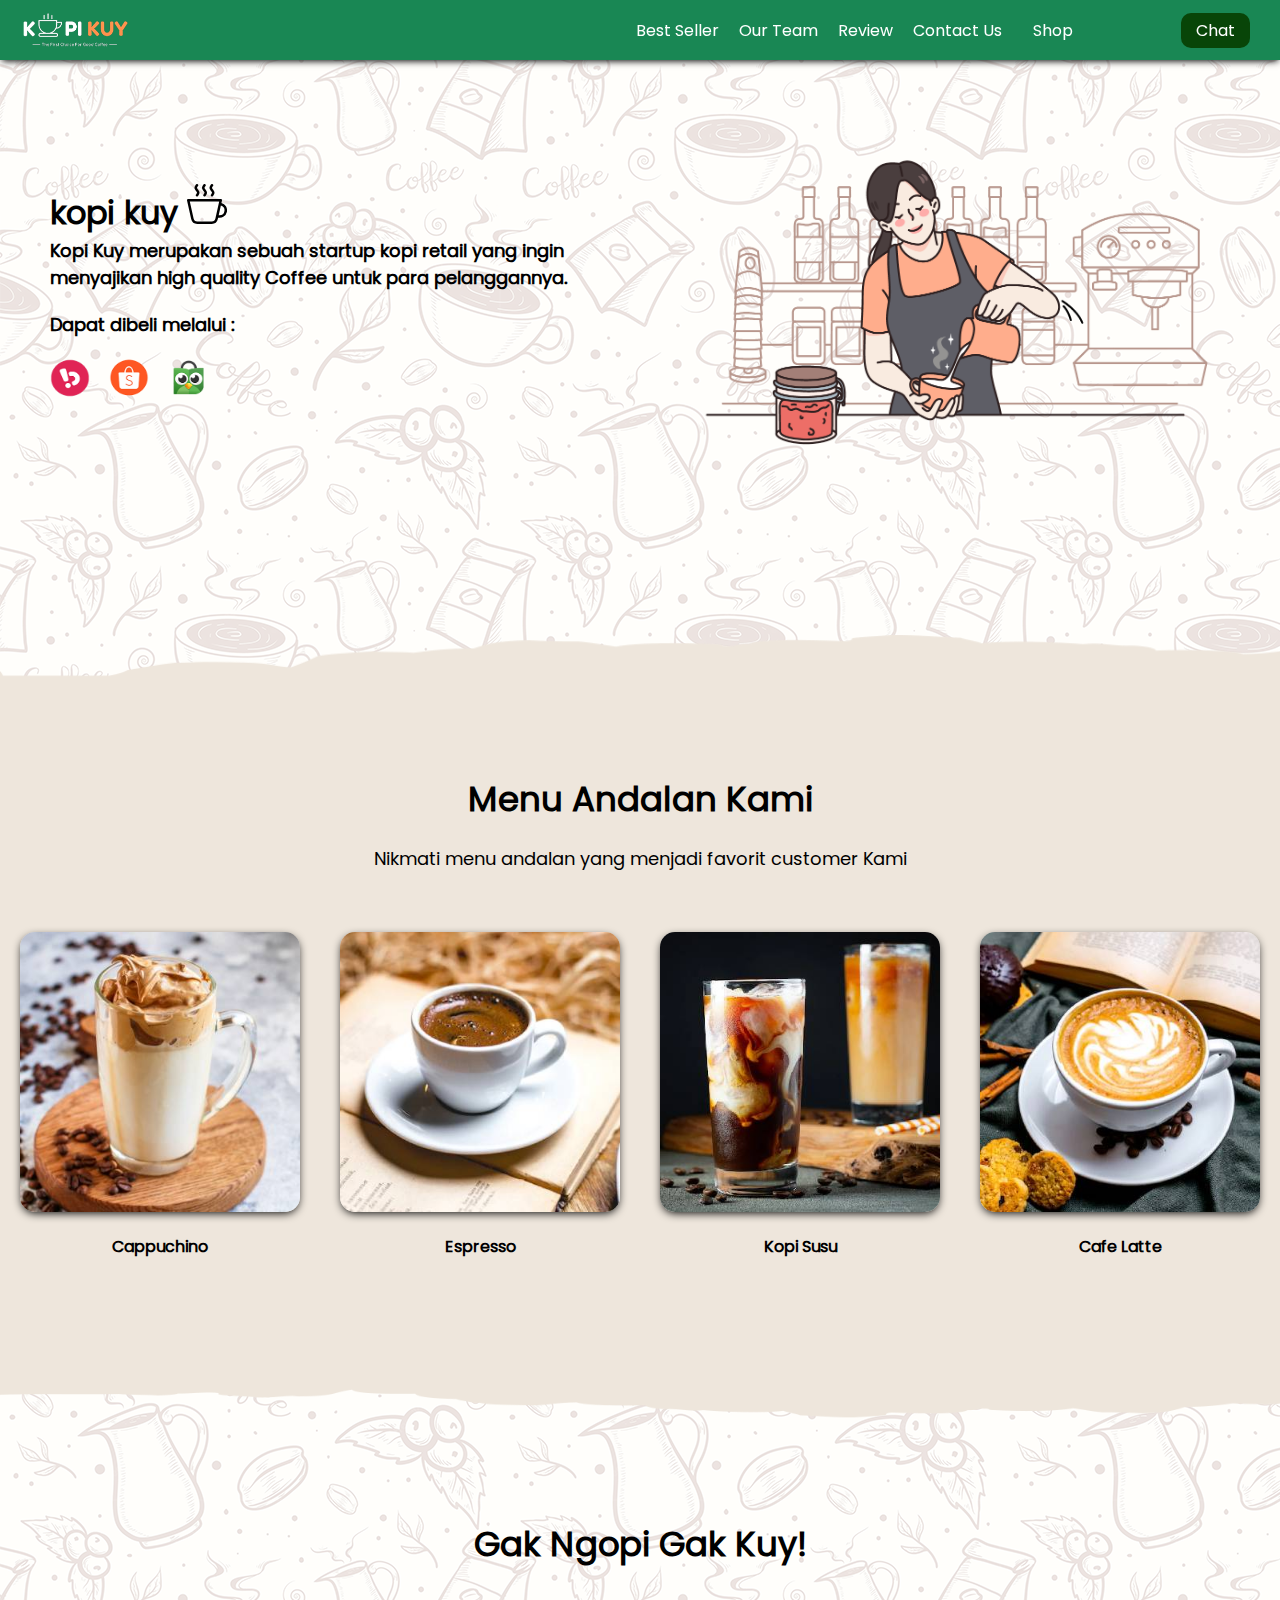
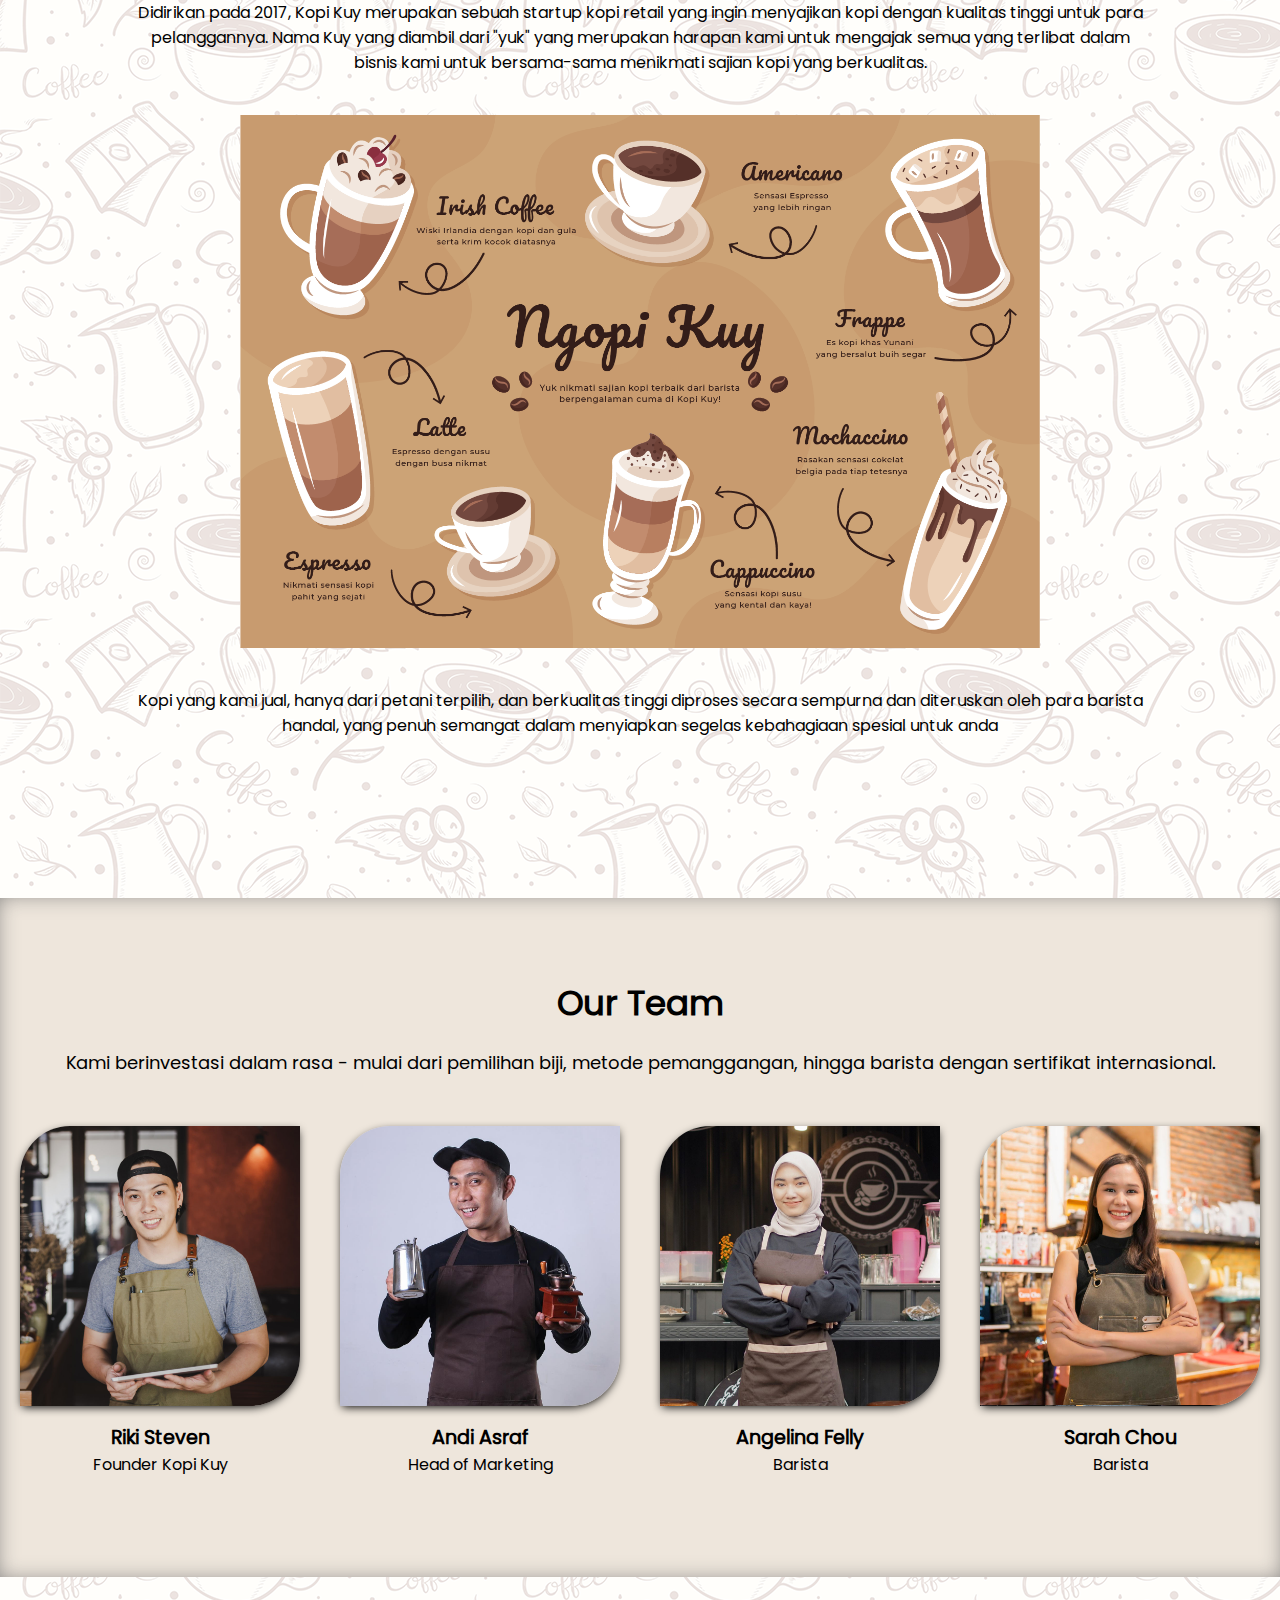
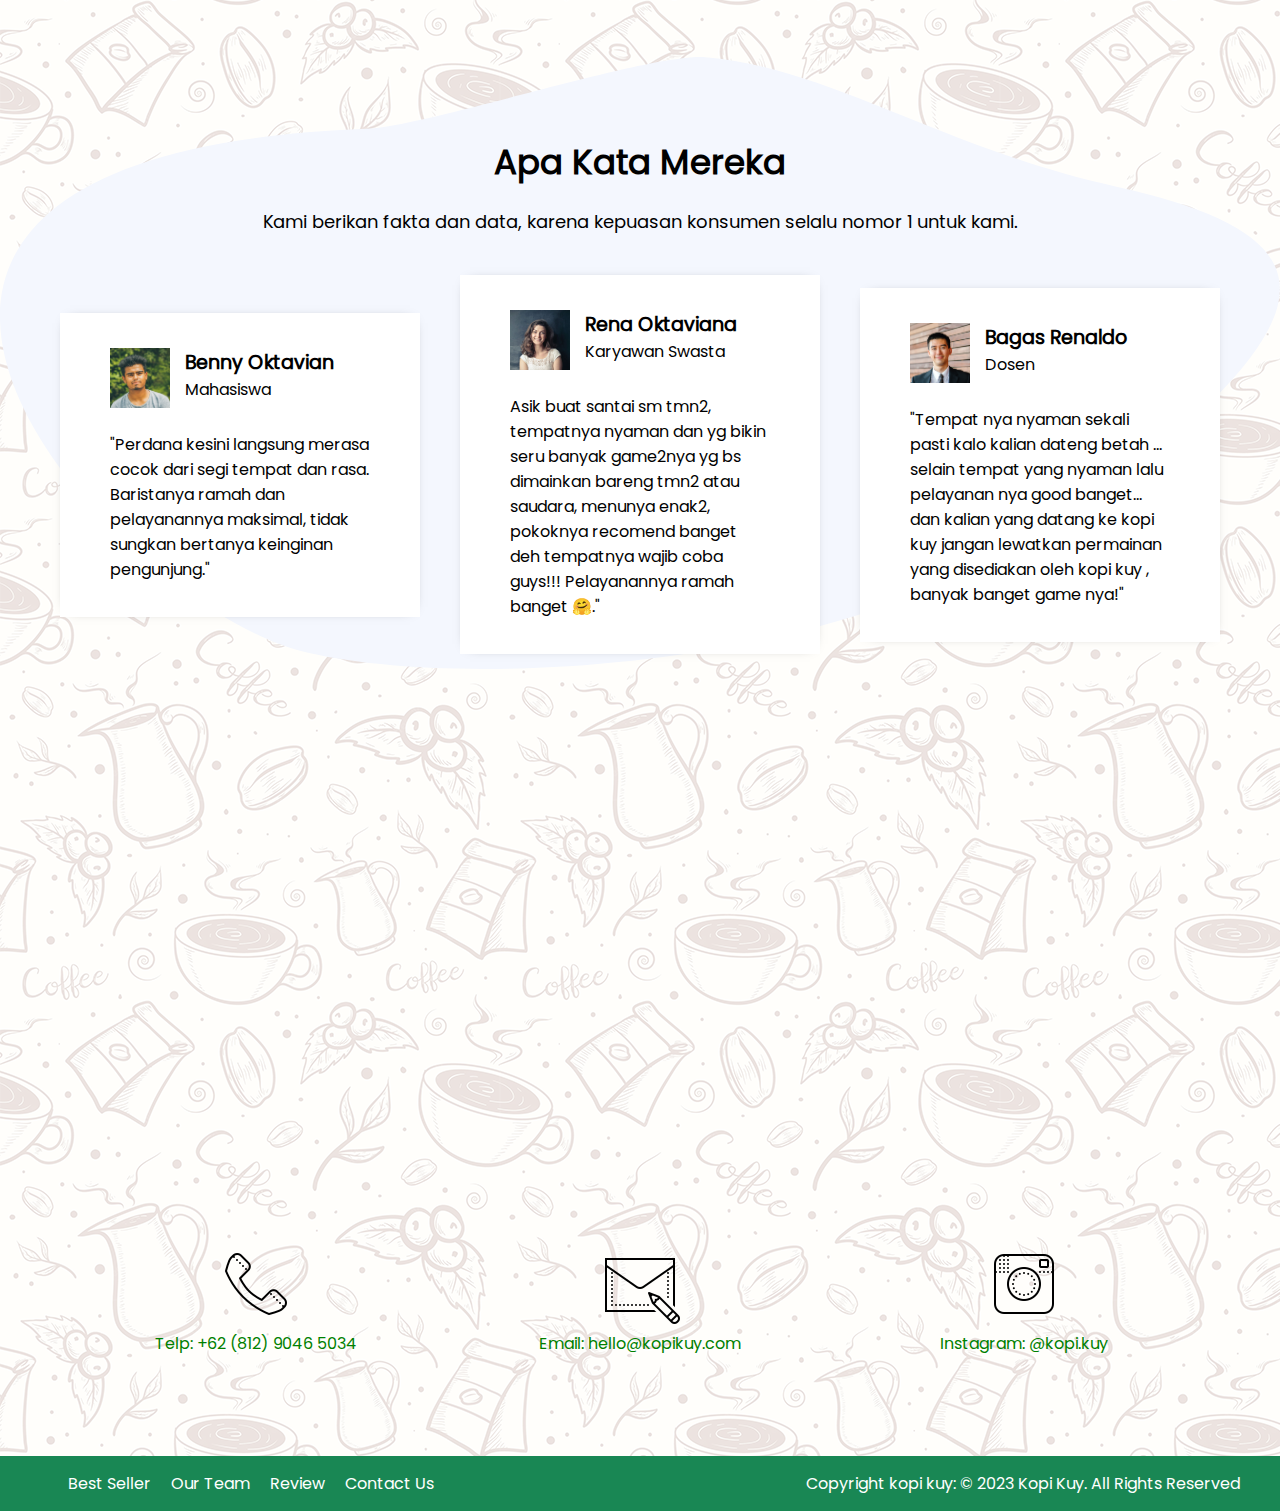
<file: index.html>
<!DOCTYPE html>
<html lang="id">

<head>
    <meta charset="UTF-8">
    <meta http-equiv="X-UA-Compatible" content="IE=edge">
    <meta name="viewport" content="width=device-width, initial-scale=1.0">
    <link rel="shortcut icon" href="images/favicon.ico" type="image/x-icon">
    <title>Website Kopi Kuy</title>
    <link rel="stylesheet" href="css/style.css">
    <style>
        body {
            background-image: url(images/background/bgkopi.png);
        }</style>
</head>

<body>
    <nav>
        <img class="logo" src="images/logo/logo_kuy.png">
        <div class="navigasi">
            <a href="#best-seller">Best Seller</a>
            <a href="#our-team">Our Team</a>
            <a href="#review">Review</a>
            <a href="#contact-us">Contact Us</a>
        </div>
        <a class="shop" href="produk.html">Shop</a>
        <a class="chat" href="https://wa.me/628123456?text=Saya ingin bertanya" target="_blank">Chat</a>
    </nav>

    <!-- Tulis Kode HTML / <header> Setelah baris di bawah ini (baris 28) -->

        <header>
            <div class="kiri">
                <h1>
                    kopi kuy <img src="images/icon/icon_kopi.svg" alt="logo kopi">
                    <p>
                        Kopi Kuy merupakan sebuah startup kopi retail yang ingin menyajikan
                        high quality Coffee untuk para pelanggannya.
                    </p>
                    <p>
                        Dapat dibeli melalui :
                    </p>
                    <div class="olshop">
                        <img src="images/logo/logo_bukalapak.png" alt="logo_bukalapak">
                        <img src="images/logo/logo_shopee.png" alt="logo_shopee">
                        <img src="images/logo/logo_tokopedia.png" alt="logo_tokopedia">
                    </div>
                </h1>
            </div>
            <div class="kanan">
                <img src="images/header/header1.png" alt="gambar header">
            </div>
        </header>

        <main>
            <section class="best-seller" id="best-seller">
                <h2>Menu Andalan Kami</h2>
                <p>Nikmati menu andalan yang menjadi favorit customer Kami</p>
                <div class="produk">
                    <img src="images/produk/product_capuchino.jpg" alt="">
                    <p>Cappuchino</p>
                </div>
                <div class="produk">
                    <img src="images/produk/product_espresso.jpg" alt="">
                    <p>Espresso</p>
                </div>
                <div class="produk">
                    <img src="images/produk/product_kopi_susu.jpg" alt="">
                    <p>Kopi Susu</p>
                </div>
                <div class="produk">
                    <img src="images/produk/product_latte.jpg" alt="">
                    <p>Cafe Latte</p>
                </div>
            </section>
            <section class="about-us" id="about-us">
                <h2>Gak Ngopi Gak Kuy!</h2>
                <p>Didirikan pada 2017, Kopi Kuy merupakan sebuah startup kopi retail
                yang ingin menyajikan kopi dengan kualitas tinggi untuk para pelanggannya.
                Nama Kuy yang diambil dari "yuk" yang merupakan harapan kami untuk mengajak semua
                yang terlibat dalam bisnis kami untuk bersama-sama menikmati sajian kopi yang berkualitas.</p>
                <img src="images/about-us/aset_kopi_jumbo.png" alt="">
                <p>Kopi yang kami jual, hanya dari petani terpilih, dan berkualitas tinggi diproses
                secara sempurna dan diteruskan oleh para barista handal, yang penuh semangat
                dalam menyiapkan segelas kebahagiaan spesial untuk anda</p>
            </section>
            <section class="our-team" id="our-team">
                <h2>Our Team</h2>
                <p>Kami berinvestasi dalam rasa - mulai dari pemilihan biji, metode pemanggangan,
                hingga barista dengan sertifikat internasional.</p>
                <div class="team">
                    <img src="images/team/team1.jpg" alt="">
                    <h3>Riki Steven</h3>
                    <p>Founder Kopi Kuy</p>
                </div>
                <div class="team">
                    <img src="images/team/team2.jpg" alt="">
                    <h3>Andi Asraf</h3>
                    <p>Head of Marketing</p>
                </div>
                <div class="team">
                    <img src="images/team/team3.jpg" alt="">
                    <h3>Angelina Felly</h3>
                    <p>Barista</p>
                </div>
                <div class="team">
                    <img src="images/team/team4.jpg" alt="">
                    <h3>Sarah Chou</h3>
                    <p>Barista</p>
                </div>
            </section>
            <section class="review" id="review">
                <h2>Apa Kata Mereka</h2>
                <p>Kami berikan fakta dan data, karena kepuasan konsumen selalu nomor 1 untuk kami.</p>
                <div class="testimoni">
                    <img src="images/customer/customer1.jpg" alt="">
                        <div class="profile">
                            <h3>Benny Oktavian</h3>
                            <p>Mahasiswa</p>
                        </div>
                    <p>"Perdana kesini langsung merasa cocok dari segi tempat dan rasa.
                    Baristanya ramah dan pelayanannya maksimal, tidak sungkan bertanya keinginan pengunjung."</p>
                </div>
                <div class="testimoni">
                    <img src="images/customer/customer2.jpg" alt="">
                        <div class="profile">
                            <h3>Rena Oktaviana</h3>
                            <p>Karyawan Swasta</p>
                        </div>
                    <p>Asik buat santai sm tmn2, tempatnya nyaman dan yg bikin seru banyak game2nya
                    yg bs dimainkan bareng tmn2 atau saudara, menunya enak2, pokoknya recomend
                    banget deh tempatnya wajib coba guys!!! Pelayanannya ramah banget 🤗."</p>
                </div>
                <div class="testimoni">
                    <img src="images/customer/customer3.jpg" alt="">
                        <div class="profile">
                            <h3>Bagas Renaldo</h3>
                            <p>Dosen</p>
                        </div>
                    <p>"Tempat nya nyaman sekali pasti kalo kalian dateng betah ...
                    selain tempat yang nyaman lalu pelayanan nya good banget...
                    dan kalian yang datang ke kopi kuy jangan lewatkan permainan yang disediakan
                    oleh kopi kuy , banyak banget game nya!"</p>
                </div>
            </section>
            <section class="contact-us" id="contact-us">
                <iframe
                    src="https://www.google.com/maps/embed?pb=!1m14!1m8!1m3!1d7932.741866032694!2d106.668581!3d-6.214715!3m2!1i1024!2i768!4f13.1!3m3!1m2!1s0x2e69f9912c7f297b%3A0xe5a3a671dae861ab!2sKopi%20kuy!5e0!3m2!1sid!2sid!4v1680617229460!5m2!1sid!2sid"
                    allowfullscreen="" loading="lazy" referrerpolicy="no-referrer-when-downgrade"></iframe>
                <div class="kontak">
                    <img src="images/icon/icon_phone.png" alt="icon_phone">
                    <p>Telp: +62 (812) 9046 5034</p>
                </div>
                <div class="kontak">
                    <img src="images/icon/icon_mail.png" alt="icon_mail">
                    <p>Email: hello@kopikuy.com</p>
                </div>
                <div class="kontak">
                    <img src="images/icon/icon_instagram.png" alt="icon_instagram">
                    <p>Instagram: @kopi.kuy</p>
                </div>
            </section>
        </main>
        <footer>
            <div class="navigasi">
                <a href="#best-seller">Best Seller</a>
                <a href="#our-team">Our Team</a>
                <a href="#review">Review</a>
                <a href="#contact-us">Contact Us</a>
            </div>
                <p>Copyright kopi kuy: © 2023 Kopi Kuy. All Rights Reserved</p>
        </footer>

    <!--
        Kode HTML tidak boleh lewat dari batas ini
        Pastikan setiap section di tutup
        misalnya kode <section class="best-seller"> harus ada
        di bawah kode </header> (perhatikan ada garis miringnya
        dan setiap section harus setelah kode </section>
        jangan menulis <section> di dalam <section>
    -->
</body>

</html>
</file>
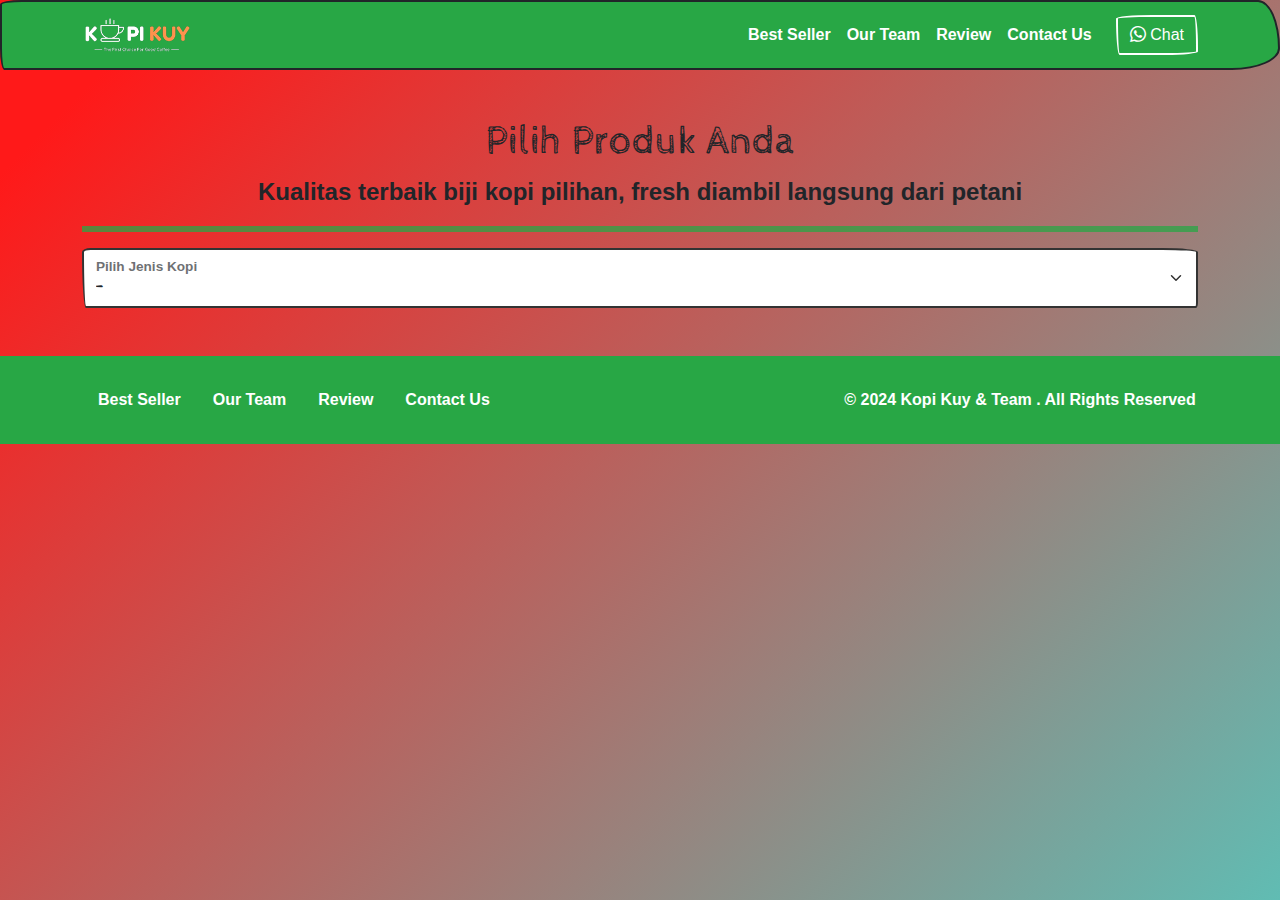
<file: produk.html>
<!DOCTYPE html>
<html lang="id">

<head>
    <meta charset="UTF-8">
    <meta http-equiv="X-UA-Compatible" content="IE=edge">
    <meta name="viewport" content="width=device-width, initial-scale=1.0">
    <link rel="shortcut icon" href="images/favicon/favicon.ico" type="image/x-icon">
    <title>Produk</title>
    <link rel="shortcut icon" href="images/favicon.ico" type="image/x-icon">
    <link rel="stylesheet" href="vendor/bootstrap/sketchy.css">
    <link rel="stylesheet" href="vendor/bootstrap/bootstrap-icons.css">
    <script src="vendor/bootstrap/bootstrap.bundle.min.js"></script>
    <script src="js/jquery-3.6.3.min.js"></script>
    <style>
        /* tulis kode CSS internal di bawah sini */

        body {
            background-image: url(images/background/bgkopi.png);
        }
        body {
    margin: auto;
    font-family: -apple-system, BlinkMacSystemFont, sans-serif;
    overflow: auto;
    background: linear-gradient(315deg, rgba(101,0,94,1) 3%, rgba(60,132,206,1) 38%, rgba(48,238,226,1) 68%, rgba(255,25,25,1) 98%);
    animation: gradient 15s ease infinite;
    background-size: 400% 400%;
    background-attachment: fixed;
    }

@keyframes gradient {
    0% {
        background-position: 0% 0%;
    }
    50% {
        background-position: 100% 100%;
    }
    100% {
        background-position: 0% 0%;
    }
}

.wave {
    background: rgb(255 255 255 / 25%);
    border-radius: 1000% 1000% 0 0;
    position: fixed;
    width: 200%;
    height: 12em;
    animation: wave 10s -3s linear infinite;
    transform: translate3d(0, 0, 0);
    opacity: 0.8;
    bottom: 0;
    left: 0;
    z-index: -1;
}

.wave:nth-of-type(2) {
    bottom: -1.25em;
    animation: wave 18s linear reverse infinite;
    opacity: 0.8;
}

.wave:nth-of-type(3) {
    bottom: -2.5em;
    animation: wave 20s -1s reverse infinite;
    opacity: 0.9;
}

@keyframes wave {
    2% {
        transform: translateX(1);
    }

    25% {
        transform: translateX(-25%);
    }

    50% {
        transform: translateX(-50%);
    }

    75% {
        transform: translateX(-25%);
    }

    100% {
        transform: translateX(1);
    }
}



        /* Batas Akhir penulisan kode CSS internal */
    </style>
</head>

<body>
    <!-- Tulis Kode Bootstrap Di Bawah Sini -->

    <nav class="navbar navbar-dark bg-success navbar-expand-lg bisadicopy">
        <div class="container">
            <a class="navbar-brand" href="#">
                <img src="images/logo/logo_kuy.png" height="40" alt="image">
            </a>
            <button class="navbar-toggler" type="button" data-bs-toggle="collapse" data-bs-target="#navbarNav11"
                aria-controls="navbarNav11">
                <span class="navbar-toggler-icon"></span>
            </button>
            <div class="collapse navbar-collapse" id="navbarNav11">
                <ul class="navbar-nav ms-auto">
                    <li class="nav-item active">
                        <a class="nav-link" href="index.html#best-seller">Best Seller</a>
                    </li>
                    <li class="nav-item">
                        <a class="nav-link" href="index.html#our-team">Our Team</a>
                    </li>
                    <li class="nav-item">
                        <a class="nav-link" href="index.html#review">Review</a>
                    </li>
                    <li class="nav-item">
                        <a class="nav-link" href="index.html#contact-us">Contact Us</a>
                    </li>
                </ul>
                <a class="btn btn-outline-light ms-md-3" href="https://wa.me/628123456789"><i
                        class="bi bi-whatsapp"></i>
                    Chat</a>
            </div>
        </div>
    </nav>

    <section class="produk text-center mt-5">
        <div class="container">
            <h1>Pilih Produk Anda</h1>
            <p class="fs-4">Kualitas terbaik biji kopi pilihan, fresh diambil langsung dari petani</p>
            <hr class="border border-success border-3 opacity-75">
            <div class="form-floating">
                <select class="form-select" id="select_kopi" aria-label="Floating label select example">
                    <option selected>-</option>
                    <option value="arabica">Arabica</option>
                    <option value="robusta">Robusta</option>
                    <option value="nonkopi">Non Kopi</option>
                </select>
                <label for="select_kopi">Pilih Jenis Kopi</label>
            </div>

            <!-- Kode Produk (part 2) berikutnya lanjut disini ya -->

            <div id="baris_produk" class="row row-cols-1 row-cols-sm-2 row-cols-md-3 row-cols-lg-4 text-center mt-5">

                <div class="col mb-4">
                    <div class="card">
                        <img src="images/produk/product_capuchino.jpg" class="card-img-top" alt="...">
                        <div class="card-body">
                            <h5 class="card-title">Cappuccino</h5>
                            <div class="row hargasize my-4">
                                <div class="col">
                                    200 Ml
                                </div>
                                <div class="col text-primary fw-bold">
                                    20.000
                                </div>
                            </div>
                            <a href="#" class="btn btn-success w-100"><i class="bi bi-cart4"></i> Beli</a>
                        </div>
                    </div>
                </div>

                <div class="col mb-4">
                    <div class="card">
                        <img src="images/produk/product_espresso.jpg" class="card-img-top" alt="...">
                        <div class="card-body">
                            <h5 class="card-title">Espresso</h5>
                            <div class="row hargasize my-4">
                                <div class="col">
                                    200 Ml
                                </div>
                                <div class="col text-primary fw-bold">
                                    25.000
                                </div>
                            </div>
                            <a href="#" class="btn btn-success w-100"><i class="bi bi-cart4"></i> Beli</a>
                        </div>
                    </div>
                </div>

                <div class="col mb-4">
                    <div class="card">
                        <img src="images/produk/product_kopi_susu.jpg" class="card-img-top" alt="...">
                        <div class="card-body">
                            <h5 class="card-title">Kopi Susu</h5>
                            <div class="row hargasize my-4">
                                <div class="col">
                                    200 Ml
                                </div>
                                <div class="col text-primary fw-bold">
                                    30.000
                                </div>
                            </div>
                            <a href="#" class="btn btn-success w-100"><i class="bi bi-cart4"></i> Beli</a>
                        </div>
                    </div>
                </div>

                <div class="col mb-4">
                    <div class="card">
                        <img src="images/produk/product_latte.jpg" class="card-img-top" alt="...">
                        <div class="card-body">
                            <h5 class="card-title">Cafe Latte</h5>
                            <div class="row hargasize my-4">
                                <div class="col">
                                    200 Ml
                                </div>
                                <div class="col text-primary fw-bold">
                                    35.000
                                </div>
                            </div>
                            <a href="#" class="btn btn-success w-100"><i class="bi bi-cart4"></i> Beli</a>
                        </div>
                    </div>
                </div>

            </div>

    </section>

    <footer class="riki-block footer-small py-4 bg-success">
        <div class="container">
            <div class="row align-items-center">
                <div class="col-12 col-md-8">
                    <ul class="nav justify-content-center justify-content-md-start">
                        <li class="nav-item active">
                            <a class="nav-link text-light" href="index.html#best-seller">Best Seller</a>
                        </li>
                        <li class="nav-item">
                            <a class="nav-link text-light" href="index.html#our-team">Our Team</a>
                        </li>
                        <li class="nav-item">
                            <a class="nav-link text-light" href="index.html#review">Review</a>
                        </li>
                        <li class="nav-item">
                            <a class="nav-link text-light" href="index.html#contact-us">Contact Us</a>
                        </li>
                    </ul>
                </div>

                <div class="col-12 col-md-4 mt-4 mt-md-0 text-center text-md-right text-light">
                    © 2024 Kopi Kuy &amp; Team . All Rights Reserved
                </div>
            </div>
        </div>
    </footer>




    <!-- Batas Akhir penulisan kode Bootstrap -->
    <script>
        /* Tulis Javascript Di bawah Sini */

        baris_produk.innerHTML = ""
        var sumber = "https://rikikurnia.com/prakerja/api/kopi"
        var sumber2 = "data.json"

        var pilihan = ""
        select_kopi.onchange = function () {
            pilihan = select_kopi.value
            ambilData()
        }

        function ambilData() {
            console.log(pilihan)
            /* selanjutnya kode tulis di bawah sini */
            $.getJSON(sumber).then(function (data) {
                var produk_pilihan = data[pilihan]
                baris_produk.innerHTML = ""
                console.log(produk_pilihan)

                produk_pilihan.forEach(kopi => {
                    baris_produk.innerHTML += `<div class="col mb-4">
                    <div class="card">
                        <img src="${kopi.foto}" class="card-img-top" alt="...">
                        <div class="card-body">
                            <h5 class="card-title">${kopi.nama}</h5>
                            <div class="row hargasize my-4">
                                <div class="col">
                                    ${kopi.size}
                                </div>
                                <div class="col text-primary fw-bold">
                                    ${kopi.harga}
                                </div>
                            </div>
                            <a href="${kopi.link}" class="btn btn-primary w-100"><i class="bi bi-cart4"></i> Beli</a>
                        </div>
                    </div>
                </div>`
                });
            })
        }


        /* Batas Akhir penulisan kode Javascript */
    </script>
</body>

</html>
</file>
<file: css/style.css>
/* Kode * di bawah ini untuk mereset tampilan setiap web browser supaya seragam */

* {
   box-sizing: border-box;
   margin: 0;
   padding: 0;
}

html {
   /* scroll-behavior: smooth agar scroll ketika klik pada navigasi menjadi halus */
   scroll-behavior: smooth;
}

/* 
Kode di bawah ini untuk mengatur nav sampai footer agar memiliki tampilan flexibel
selengkapnya akan di bahas di hari ke 3
*/

nav,
header,
section,
footer {
   /* 
      display: flex memiliki pengaturan yang dapat mengatur agar elemen
      di dalamnya memiliki ukuran yang fleksibel
      digunakan saat ada elemen yang isinya lebih dari satu kolom
   */
   display: flex;
   /* 
      align-items: center mengatur elemen di dalamnya rata tengah vertikal
   */
   align-items: center;

   /* 
      justify-content: center mengatur elemen di dalamnya rata tengah horizontal
   */
   justify-content: center;

   /* 
      flex-wrap: wrap mengatur agar jika lebar elemen berlebih, maka elemen
      akan otomatis diletakan di baris baru (tidak dipaksakan di satu baris)
   */
   flex-wrap: wrap;
}



/* 
Kode @font-face untuk menginstall font ke dalam Website 
src adalah untuk lokasi fontnya, font dapat di cari di website https://fonts.google.com/
dengan memberi nama family, maka kita mendaftarkan font tersebut ke dalam website
*/

@font-face {
   src: url(../fonts/poppins.woff2);
   font-family: 'Poppins';
}

body {
   /* 
   mendaftarkan semua teks pada body menjadi family Poppins 
   kenapa pada body? karena elemen body membungkus semua elemen dari nav section sampai footer
   */
   font-family: 'Poppins';
}

/*
Misalnya ada font dari google yang bernama Irish Grover yang berada di:
https://fonts.gstatic.com/s/irishgrover/v23/buExpoi6YtLz2QW7LA4flVgv__RP.woff2

maka bisa coba copy kode berikut untuk menginstall font tadi:

@font-face {
  font-family: 'Irish Grover';
  font-style: normal;
  font-weight: 400;
  src: url(https://fonts.gstatic.com/s/irishgrover/v23/buExpoi6YtLz2QW7LA4flVgv__RP.woff2) format('woff2');
}

Jika kode di atas sudah di copy
Nanti pada element yang ingin menggunakan font Irish Grover Tadi, tinggal diganti font-familynya
misal mau mengganti h1 dan h2 maka kodenya sebagai berikut:

h1,h2 {
   font-family: 'Irish Grover';
}

*/


a {
   /* menghilangkan garis bawah pada link */
   text-decoration: none;

   /* 
   color: adalah untuk mengganti warna tulisan.
   color:unset digunakan pada a untuk menghilangkan warna bawaan pada link (biasanya warna biru) 
   */
   color: unset;
}

h2 {
   /* mengatur ukuran huruf ke 34 pixel */
   font-size: 34px;
}

h3 {
   /* mengatur ukuran huruf ke 1.2rem */
   font-size: 1.2rem;
}

h1,
h2,
h3 {
   /* mengatur tebal huruf bisa bold, normal*/
   font-weight: bold;
}

img {
   /* 
      kode max-width artinya lebar maksimal
      mengatur agar semua elemen img memiliki lebar maksimal 100% agar
      besar gambar tidak melebihi layar ataupun elemen pembungkus
   */
   max-width: 100%;
}

/* Navigasi */

nav {
   /* 
   background-color mengatur warna latar belakang 
   untuk pengguna hp, pergantian warna tidak bisa seperti vs code
   hanya dapat menggunakan warna bahasa inggris seperti: red, green, brown, purple dsb
   untuk pengguna vscode silahkan arahkan mouse ke kotak warna di bawah
   untuk mengganti warna sesuai keinginan
   */
   background-color: #198754;

   /* box-shadow membuat efek bayangan */
   box-shadow: 0 3px 7px -2px #000;

   /* width mengatur lebar elemen. 100% agar lebarnya full dari kiri sampai kanan layar */
   width: 100%;

   /* 
   padding digunakan untuk memberi jarak ke dalam. 
   efeknya bila digunakan pada elemen yang memiliki warna latar akan membuat elemen tersebut 'gemuk'
   padding-top artinya jarak ke atas, nilai padding dapat berupa
   padding-top, padding-bottom, padding-left, padding-right
   */
   padding-top: 10px;
   padding-bottom: 10px;

   /* 
   position mengatur posisi elemen, position:fixed supaya elemen nav akan ikut menempel di atas layar
   saat kita scroll ke bawah. Jika ingin navigasi gak nempel, bisa menggunakan position:static;
   */
   position: fixed;

   /* Nilai z-index semakin besar, maka elemen akan semakin di depan */
   z-index: 500;
}

img.logo {
   /* height mengatur tinggi elemen */
   height: 40px;
   /* penjelasan margin mirip dengan padding, fungsinya untuk memberi jarak pada elemen */
   margin-left: 20px;
}

div.navigasi {
   margin-left: auto;
   margin-right: 15px;
}

nav a {
   color: #fff;
   padding-left: 8px;
   padding-right: 8px;
}

a.shop {
   margin-right: 100px;
}

a.chat {
   margin-right: 30px;
   background-color: rgb(8, 69, 8);
   color: #fff;
   padding-top: 5px;
   padding-right: 15px;
   padding-bottom: 5px;
   padding-left: 15px;
   border-radius: 10px;
}


/* 
   PERHATIKAN bahwa dalam mengatur elemen, nama elemen langsung ditulis
   sedangkan untuk mengatur class, dibutuhkan tanda titik (.) terlebih dulu
   img {} berarti seluruh elemen dengan tag img (<img src="....">), 
   sedangkan .img artinya hanya elemen dengan class img (<img class="img" src="...">) 
*/


/* HEADER */


header,
section {
   /*
    padding mengatur jarak ke dalam
    pada padding dan margin ditambahkan top / right / bottom / top 
    untuk mengatur jarak masing-masing 
   */
   padding-top: 80px;
   padding-bottom: 80px;

   /* margin mengatur jarak ke luar */
   margin-bottom: 80px;
}

/* penulisan CSS dapat digabung dengan beberapa elemen */
header div.kiri,
header div.kanan {
   /* width mengatur lebar elemen. 50% artinya setengah ukuran elemen pembungkus */
   width: 50%;
   padding: 50px;
}

header h1 {
   margin-bottom: 20px;
}

header p {
   /* font-size digunakan untuk mengatur ukuran huruf */
   font-size: 18px;
   margin-bottom: 20px;
}

div.olshop img {
   width: 40px;
   /* aspect-ratio:1 agar tinggi menyesuaikan width */
   aspect-ratio: 1;
   margin-right: 10px;
}

/* Best Seller */

section.best-seller {
   position: relative;

   /* background-color mengatur warna latar belakang elemen */
   background-color: #EEE6DC;

   /* text-align mengatur rata tulisan, bisa bernilai: left, right, center, justify */
   text-align: center;
}

/* 
terkait position, after, dan before memerlukan pemahaman mendalam
terkait layout pada CSS untuk dapat memahami secara penuh 
*/

section.best-seller::before,
section.best-seller::after {
   position: absolute;
   content: "";
   width: 100%;
   height: 76px;

   /* background-image untuk menambahkan gambar sebagai background */
   background-image: url(../images/background/garis-atas.png);

   /*background-size agar gambar latar menyesuaikan tinggi / lebar elemen */
   background-size: cover;

   top: -60px;
   left: 0;
}

section.best-seller::after {
   height: 60px;
   background-image: url(../images/background/garis-bawah.png);
   top: unset;
   bottom: -60px;
}

section.best-seller h2 {
   margin-bottom: 20px;
   width: 100%;
}

/* 
Penulisan section.best-seller > p berarti mengatur elemen p yang langsung
di bungkus oleh elemen <section class="best-seller">
aturan ini tidak berlaku untuk elemen <p> yang ada di dalam <div class="produk">
*/

section.best-seller>p {
   font-size: 18px;
   margin-bottom: 40px;
   width: 100%;
}

div.produk {
   /* 
      Penulisan padding dan margin seperti padding:20px ini penulisan singkat 
      yang berarti top, right, bottom, left nilainya sama, yaitu 20px 
   */
   padding: 20px;
   width: 25%;
}

div.produk img {
   /* transition membuat animasi transisi dari perubahan style, 0.3s berarti 0.3 detik */
   transition: all 0.3s ease;

   /* border-radius  Membuat sudut membulat */
   border-radius: 15px;

   /* box-shadow membuat efek bayangan */
   box-shadow: 0 3px 10px -2px #000;
}

/*

kode div.produk img:hover akan dijalankan saat mouse ada di atas elemen <img> yang ada
di dalam <div class="produk"> 
karena ada efek transition pada div.produk img 
maka akan menghasilkan efek animasi yang smooth

*/
div.produk img:hover {

   /* membuat transformasi, bisa berupa scale(1.05), rotate(180deg), translateY(-50px), dsb */
   transform: scale(0.9);
   border-radius: 50%;
}

div.produk p {
   margin-top: 15px;
   font-weight: bold;
}



/* About US */

section.about-us {
   /* max-width: 80%; mengatur lebar maksimal elemen tidak boleh melebihi 80% layar */
   max-width: 80%;

   /* margin-left dan margin-right auto akan membuat posisi elemen berada di tengah */
   margin-left: auto;
   margin-right: auto;
   text-align: center;
}

section.about-us h2 {
   margin-bottom: 30px;
   width: 100%;
}

section.about-us img {
   /* 
      Penulisan width: 800px dan max-width: 100% mengatur agar
      elemen memiliki lebar 800px namun tidak boleh melebihi 100% ukuran layar
   */
   width: 800px;
   max-width: 100%;
   margin: auto;
}

/*
section.about-us p:nth-child(2) berarti mengatur elemen ke 2 dengan jenis <p>
yang ada di dalam <section class="about-us">
*/

section.about-us p:nth-child(2) {
   margin-bottom: 40px;
}

section.about-us p:nth-child(4) {
   margin-top: 40px;
}


/* OUR TEAM */

section.our-team {
   background-color: #EEE6DC;
   box-shadow: inset 0px 0px 23px -6px #707070;
   text-align: center;
}

section.our-team h2 {
   margin-bottom: 20px;
   width: 100%;
}

section.our-team>p {
   margin-bottom: 30px;
   font-size: 18px;
   width: 800px;
   max-width: 90%;
   margin-left: auto;
   margin-right: auto;
   width: 100%;
}

div.team {
   width: 25%;
   padding: 20px;
}

div.team img {
   width: 100%;
   aspect-ratio: 1/1;
   object-fit: cover;
   box-shadow: 0 3px 10px -2px #000;
   border-radius: 50px 0px 50px 0px;
   margin-bottom: 10px;
}


/* REVIEW */

section.review {
   background-image: url(../images/background/bg-review.svg);
   /* 
      background-size: contain;
      membuat gambar latar belakang tidak terpotong
   */
   background-size: contain;

   /* 
      background-repeat: no-repeat;
      membuat gambar latar belakang tidak diulang (duplikat)
   */
   background-repeat: no-repeat;
   padding-left: 40px;
   padding-right: 40px;
   justify-content: space-around;
   /* align-items: stretch; membuat tinggi elemen di dalam .review .baris seragam */
   text-align: center;
}

section.review h2 {
   margin-bottom: 20px;
   width: 100%;
}

section.review>p {
   margin-bottom: 40px;
   font-size: 18px;
   width: 100%;
}

div.testimoni {
   width: 30%;
   display: flex;
   flex-wrap: wrap;
   padding: 35px 50px;
   box-shadow: 0px 0px 12px -10px #000;
   background-color: #fff;
}

div.testimoni img {
   width: 60px;
   height: 60px;
   margin-right: 15px;
   object-fit: cover;
}

div.profile {
   text-align: left;
   display: block;
   margin-bottom: 30px;
   width: calc(100% - 75px);
}

div.profile p {
   width: 100%;
   text-align: left;
}

div.testimoni>p {
   width: 100%;
   text-align: left;
}


/* CONTACT US */
section.contact-us {
   margin-bottom: 20px;
}

section.contact-us iframe {
   width: 100%;
   height: 300px;
   border: 0;
}

div.kontak {
   width: 30%;
   /* color mengatur warna tulisan */
   color: green;
   text-align: center;
   margin-top: 50px;
}


/* FOOTER */

footer {
   background-color: #198754;
   padding-top: 15px;
   padding-bottom: 15px;
   color: #fff;
   padding-right: 40px;
   padding-left: 40px;
}

footer div.navigasi {
   margin-left: 20px;
   margin-right: auto;
}

footer div.navigasi a {
   padding: 8px;
}

/* UNTUK kode RESPONSIF hari ke 3 tulis DI BAWAH sini */

@media (max-width:768px) {

   .navigasi {
      display: none;
   }

   a.shop {
      margin-right: 20px;
      margin-left: auto;
   }

   header div.kiri,
   header div.kanan {
      width: 100%;
      text-align: center;
      padding: 20px;
   }
   div.produk,
   div.team,
   div.kontak {
      width: 50%;
   }

   div.testimoni {
      width: 100%;
      padding: 26px;
      margin-bottom: 30px;
   }

}

/* Kode CSS Selesai di sini */
</file>
<file: vendor/bootstrap/sketchy.css>
@charset "UTF-8";/*!
 * Bootswatch v5.2.3 (https://bootswatch.com)
 * Theme: sketchy
 * Copyright 2012-2022 Thomas Park
 * Licensed under MIT
 * Based on Bootstrap
*//*!
 * Bootstrap  v5.2.3 (https://getbootstrap.com/)
 * Copyright 2011-2022 The Bootstrap Authors
 * Copyright 2011-2022 Twitter, Inc.
 * Licensed under MIT (https://github.com/twbs/bootstrap/blob/main/LICENSE)
 */@import url(https://fonts.googleapis.com/css?family=Neucha|Cabin+Sketch&display=swap);:root{--bs-blue:#007bff;--bs-indigo:#6610f2;--bs-purple:#6f42c1;--bs-pink:#e83e8c;--bs-red:#dc3545;--bs-orange:#fd7e14;--bs-yellow:#ffc107;--bs-green:#28a745;--bs-teal:#20c997;--bs-cyan:#17a2b8;--bs-black:#000;--bs-white:#fff;--bs-gray:#868e96;--bs-gray-dark:#333;--bs-gray-100:#f8f9fa;--bs-gray-200:#f7f7f9;--bs-gray-300:#dee2e6;--bs-gray-400:#ccc;--bs-gray-500:#aaa;--bs-gray-600:#868e96;--bs-gray-700:#555;--bs-gray-800:#333;--bs-gray-900:#212529;--bs-primary:#333;--bs-secondary:#555;--bs-success:#28a745;--bs-info:#17a2b8;--bs-warning:#ffc107;--bs-danger:#dc3545;--bs-light:#fff;--bs-dark:#555;--bs-primary-rgb:51,51,51;--bs-secondary-rgb:85,85,85;--bs-success-rgb:40,167,69;--bs-info-rgb:23,162,184;--bs-warning-rgb:255,193,7;--bs-danger-rgb:220,53,69;--bs-light-rgb:255,255,255;--bs-dark-rgb:85,85,85;--bs-white-rgb:255,255,255;--bs-black-rgb:0,0,0;--bs-body-color-rgb:33,37,41;--bs-body-bg-rgb:255,255,255;--bs-font-sans-serif:Neucha,-apple-system,system-ui,BlinkMacSystemFont,"Segoe UI",Roboto,"Helvetica Neue",Arial,sans-serif;--bs-font-monospace:SFMono-Regular,Menlo,Monaco,Consolas,"Liberation Mono","Courier New",monospace;--bs-gradient:linear-gradient(180deg, rgba(255, 255, 255, 0.15), rgba(255, 255, 255, 0));--bs-body-font-family:var(--bs-font-sans-serif);--bs-body-font-size:1rem;--bs-body-font-weight:700;--bs-body-line-height:1.5;--bs-body-color:#212529;--bs-body-bg:#fff;--bs-border-width:2px;--bs-border-style:solid;--bs-border-color:#dee2e6;--bs-border-color-translucent:rgba(0, 0, 0, 0.175);--bs-border-radius:25px;--bs-border-radius-sm:15px;--bs-border-radius-lg:35px;--bs-border-radius-xl:1rem;--bs-border-radius-2xl:2rem;--bs-border-radius-pill:50rem;--bs-link-color:#333;--bs-link-hover-color:#292929;--bs-code-color:#e83e8c;--bs-highlight-bg:#fff3cd}*,::after,::before{box-sizing:border-box}@media (prefers-reduced-motion:no-preference){:root{scroll-behavior:smooth}}body{margin:0;font-family:var(--bs-body-font-family);font-size:var(--bs-body-font-size);font-weight:var(--bs-body-font-weight);line-height:var(--bs-body-line-height);color:var(--bs-body-color);text-align:var(--bs-body-text-align);background-color:var(--bs-body-bg);-webkit-text-size-adjust:100%;-webkit-tap-highlight-color:transparent}hr{margin:1rem 0;color:inherit;border:0;border-top:2px solid;opacity:.25}.h1,.h2,.h3,.h4,.h5,.h6,h1,h2,h3,h4,h5,h6{margin-top:0;margin-bottom:.5rem;font-family:"Cabin Sketch",cursive;font-weight:500;line-height:1.2}.h1,h1{font-size:calc(1.375rem + 1.5vw)}@media (min-width:1200px){.h1,h1{font-size:2.5rem}}.h2,h2{font-size:calc(1.325rem + .9vw)}@media (min-width:1200px){.h2,h2{font-size:2rem}}.h3,h3{font-size:calc(1.3rem + .6vw)}@media (min-width:1200px){.h3,h3{font-size:1.75rem}}.h4,h4{font-size:calc(1.275rem + .3vw)}@media (min-width:1200px){.h4,h4{font-size:1.5rem}}.h5,h5{font-size:1.25rem}.h6,h6{font-size:1rem}p{margin-top:0;margin-bottom:1rem}abbr[title]{-webkit-text-decoration:underline dotted;text-decoration:underline dotted;cursor:help;-webkit-text-decoration-skip-ink:none;text-decoration-skip-ink:none}address{margin-bottom:1rem;font-style:normal;line-height:inherit}ol,ul{padding-left:2rem}dl,ol,ul{margin-top:0;margin-bottom:1rem}ol ol,ol ul,ul ol,ul ul{margin-bottom:0}dt{font-weight:700}dd{margin-bottom:.5rem;margin-left:0}blockquote{margin:0 0 1rem}b,strong{font-weight:bolder}.small,small{font-size:.875em}.mark,mark{padding:.1875em;background-color:var(--bs-highlight-bg)}sub,sup{position:relative;font-size:.75em;line-height:0;vertical-align:baseline}sub{bottom:-.25em}sup{top:-.5em}a{color:var(--bs-link-color);text-decoration:underline}a:hover{color:var(--bs-link-hover-color)}a:not([href]):not([class]),a:not([href]):not([class]):hover{color:inherit;text-decoration:none}code,kbd,pre,samp{font-family:var(--bs-font-monospace);font-size:1em}pre{display:block;margin-top:0;margin-bottom:1rem;overflow:auto;font-size:.875em}pre code{font-size:inherit;color:inherit;word-break:normal}code{font-size:.875em;color:var(--bs-code-color);word-wrap:break-word}a>code{color:inherit}kbd{padding:.1875rem .375rem;font-size:.875em;color:var(--bs-body-bg);background-color:var(--bs-body-color);border-radius:15px}kbd kbd{padding:0;font-size:1em}figure{margin:0 0 1rem}img,svg{vertical-align:middle}table{caption-side:bottom;border-collapse:collapse}caption{padding-top:.5rem;padding-bottom:.5rem;color:#868e96;text-align:left}th{text-align:inherit;text-align:-webkit-match-parent}tbody,td,tfoot,th,thead,tr{border-color:inherit;border-style:solid;border-width:0}label{display:inline-block}button{border-radius:0}button:focus:not(:focus-visible){outline:0}button,input,optgroup,select,textarea{margin:0;font-family:inherit;font-size:inherit;line-height:inherit}button,select{text-transform:none}[role=button]{cursor:pointer}select{word-wrap:normal}select:disabled{opacity:1}[list]:not([type=date]):not([type=datetime-local]):not([type=month]):not([type=week]):not([type=time])::-webkit-calendar-picker-indicator{display:none!important}[type=button],[type=reset],[type=submit],button{-webkit-appearance:button}[type=button]:not(:disabled),[type=reset]:not(:disabled),[type=submit]:not(:disabled),button:not(:disabled){cursor:pointer}::-moz-focus-inner{padding:0;border-style:none}textarea{resize:vertical}fieldset{min-width:0;padding:0;margin:0;border:0}legend{float:left;width:100%;padding:0;margin-bottom:.5rem;font-size:calc(1.275rem + .3vw);line-height:inherit}@media (min-width:1200px){legend{font-size:1.5rem}}legend+*{clear:left}::-webkit-datetime-edit-day-field,::-webkit-datetime-edit-fields-wrapper,::-webkit-datetime-edit-hour-field,::-webkit-datetime-edit-minute,::-webkit-datetime-edit-month-field,::-webkit-datetime-edit-text,::-webkit-datetime-edit-year-field{padding:0}::-webkit-inner-spin-button{height:auto}[type=search]{outline-offset:-2px;-webkit-appearance:textfield}::-webkit-search-decoration{-webkit-appearance:none}::-webkit-color-swatch-wrapper{padding:0}::-webkit-file-upload-button{font:inherit;-webkit-appearance:button}::file-selector-button{font:inherit;-webkit-appearance:button}output{display:inline-block}iframe{border:0}summary{display:list-item;cursor:pointer}progress{vertical-align:baseline}[hidden]{display:none!important}.lead{font-size:1.25rem;font-weight:300}.display-1{font-size:calc(1.625rem + 4.5vw);font-weight:300;line-height:1.2}@media (min-width:1200px){.display-1{font-size:5rem}}.display-2{font-size:calc(1.575rem + 3.9vw);font-weight:300;line-height:1.2}@media (min-width:1200px){.display-2{font-size:4.5rem}}.display-3{font-size:calc(1.525rem + 3.3vw);font-weight:300;line-height:1.2}@media (min-width:1200px){.display-3{font-size:4rem}}.display-4{font-size:calc(1.475rem + 2.7vw);font-weight:300;line-height:1.2}@media (min-width:1200px){.display-4{font-size:3.5rem}}.display-5{font-size:calc(1.425rem + 2.1vw);font-weight:300;line-height:1.2}@media (min-width:1200px){.display-5{font-size:3rem}}.display-6{font-size:calc(1.375rem + 1.5vw);font-weight:300;line-height:1.2}@media (min-width:1200px){.display-6{font-size:2.5rem}}.list-unstyled{padding-left:0;list-style:none}.list-inline{padding-left:0;list-style:none}.list-inline-item{display:inline-block}.list-inline-item:not(:last-child){margin-right:.5rem}.initialism{font-size:.875em;text-transform:uppercase}.blockquote{margin-bottom:1rem;font-size:1.25rem}.blockquote>:last-child{margin-bottom:0}.blockquote-footer{margin-top:-1rem;margin-bottom:1rem;font-size:.875em;color:#868e96}.blockquote-footer::before{content:"— "}.img-fluid{max-width:100%;height:auto}.img-thumbnail{padding:.25rem;background-color:#fff;border:2px solid var(--bs-border-color);border-radius:25px;max-width:100%;height:auto}.figure{display:inline-block}.figure-img{margin-bottom:.5rem;line-height:1}.figure-caption{font-size:.875em;color:#868e96}.container,.container-fluid,.container-lg,.container-md,.container-sm,.container-xl,.container-xxl{--bs-gutter-x:1.5rem;--bs-gutter-y:0;width:100%;padding-right:calc(var(--bs-gutter-x) * .5);padding-left:calc(var(--bs-gutter-x) * .5);margin-right:auto;margin-left:auto}@media (min-width:576px){.container,.container-sm{max-width:540px}}@media (min-width:768px){.container,.container-md,.container-sm{max-width:720px}}@media (min-width:992px){.container,.container-lg,.container-md,.container-sm{max-width:960px}}@media (min-width:1200px){.container,.container-lg,.container-md,.container-sm,.container-xl{max-width:1140px}}@media (min-width:1400px){.container,.container-lg,.container-md,.container-sm,.container-xl,.container-xxl{max-width:1320px}}.row{--bs-gutter-x:1.5rem;--bs-gutter-y:0;display:flex;flex-wrap:wrap;margin-top:calc(-1 * var(--bs-gutter-y));margin-right:calc(-.5 * var(--bs-gutter-x));margin-left:calc(-.5 * var(--bs-gutter-x))}.row>*{flex-shrink:0;width:100%;max-width:100%;padding-right:calc(var(--bs-gutter-x) * .5);padding-left:calc(var(--bs-gutter-x) * .5);margin-top:var(--bs-gutter-y)}.col{flex:1 0 0%}.row-cols-auto>*{flex:0 0 auto;width:auto}.row-cols-1>*{flex:0 0 auto;width:100%}.row-cols-2>*{flex:0 0 auto;width:50%}.row-cols-3>*{flex:0 0 auto;width:33.3333333333%}.row-cols-4>*{flex:0 0 auto;width:25%}.row-cols-5>*{flex:0 0 auto;width:20%}.row-cols-6>*{flex:0 0 auto;width:16.6666666667%}.col-auto{flex:0 0 auto;width:auto}.col-1{flex:0 0 auto;width:8.33333333%}.col-2{flex:0 0 auto;width:16.66666667%}.col-3{flex:0 0 auto;width:25%}.col-4{flex:0 0 auto;width:33.33333333%}.col-5{flex:0 0 auto;width:41.66666667%}.col-6{flex:0 0 auto;width:50%}.col-7{flex:0 0 auto;width:58.33333333%}.col-8{flex:0 0 auto;width:66.66666667%}.col-9{flex:0 0 auto;width:75%}.col-10{flex:0 0 auto;width:83.33333333%}.col-11{flex:0 0 auto;width:91.66666667%}.col-12{flex:0 0 auto;width:100%}.offset-1{margin-left:8.33333333%}.offset-2{margin-left:16.66666667%}.offset-3{margin-left:25%}.offset-4{margin-left:33.33333333%}.offset-5{margin-left:41.66666667%}.offset-6{margin-left:50%}.offset-7{margin-left:58.33333333%}.offset-8{margin-left:66.66666667%}.offset-9{margin-left:75%}.offset-10{margin-left:83.33333333%}.offset-11{margin-left:91.66666667%}.g-0,.gx-0{--bs-gutter-x:0}.g-0,.gy-0{--bs-gutter-y:0}.g-1,.gx-1{--bs-gutter-x:0.25rem}.g-1,.gy-1{--bs-gutter-y:0.25rem}.g-2,.gx-2{--bs-gutter-x:0.5rem}.g-2,.gy-2{--bs-gutter-y:0.5rem}.g-3,.gx-3{--bs-gutter-x:1rem}.g-3,.gy-3{--bs-gutter-y:1rem}.g-4,.gx-4{--bs-gutter-x:1.5rem}.g-4,.gy-4{--bs-gutter-y:1.5rem}.g-5,.gx-5{--bs-gutter-x:3rem}.g-5,.gy-5{--bs-gutter-y:3rem}@media (min-width:576px){.col-sm{flex:1 0 0%}.row-cols-sm-auto>*{flex:0 0 auto;width:auto}.row-cols-sm-1>*{flex:0 0 auto;width:100%}.row-cols-sm-2>*{flex:0 0 auto;width:50%}.row-cols-sm-3>*{flex:0 0 auto;width:33.3333333333%}.row-cols-sm-4>*{flex:0 0 auto;width:25%}.row-cols-sm-5>*{flex:0 0 auto;width:20%}.row-cols-sm-6>*{flex:0 0 auto;width:16.6666666667%}.col-sm-auto{flex:0 0 auto;width:auto}.col-sm-1{flex:0 0 auto;width:8.33333333%}.col-sm-2{flex:0 0 auto;width:16.66666667%}.col-sm-3{flex:0 0 auto;width:25%}.col-sm-4{flex:0 0 auto;width:33.33333333%}.col-sm-5{flex:0 0 auto;width:41.66666667%}.col-sm-6{flex:0 0 auto;width:50%}.col-sm-7{flex:0 0 auto;width:58.33333333%}.col-sm-8{flex:0 0 auto;width:66.66666667%}.col-sm-9{flex:0 0 auto;width:75%}.col-sm-10{flex:0 0 auto;width:83.33333333%}.col-sm-11{flex:0 0 auto;width:91.66666667%}.col-sm-12{flex:0 0 auto;width:100%}.offset-sm-0{margin-left:0}.offset-sm-1{margin-left:8.33333333%}.offset-sm-2{margin-left:16.66666667%}.offset-sm-3{margin-left:25%}.offset-sm-4{margin-left:33.33333333%}.offset-sm-5{margin-left:41.66666667%}.offset-sm-6{margin-left:50%}.offset-sm-7{margin-left:58.33333333%}.offset-sm-8{margin-left:66.66666667%}.offset-sm-9{margin-left:75%}.offset-sm-10{margin-left:83.33333333%}.offset-sm-11{margin-left:91.66666667%}.g-sm-0,.gx-sm-0{--bs-gutter-x:0}.g-sm-0,.gy-sm-0{--bs-gutter-y:0}.g-sm-1,.gx-sm-1{--bs-gutter-x:0.25rem}.g-sm-1,.gy-sm-1{--bs-gutter-y:0.25rem}.g-sm-2,.gx-sm-2{--bs-gutter-x:0.5rem}.g-sm-2,.gy-sm-2{--bs-gutter-y:0.5rem}.g-sm-3,.gx-sm-3{--bs-gutter-x:1rem}.g-sm-3,.gy-sm-3{--bs-gutter-y:1rem}.g-sm-4,.gx-sm-4{--bs-gutter-x:1.5rem}.g-sm-4,.gy-sm-4{--bs-gutter-y:1.5rem}.g-sm-5,.gx-sm-5{--bs-gutter-x:3rem}.g-sm-5,.gy-sm-5{--bs-gutter-y:3rem}}@media (min-width:768px){.col-md{flex:1 0 0%}.row-cols-md-auto>*{flex:0 0 auto;width:auto}.row-cols-md-1>*{flex:0 0 auto;width:100%}.row-cols-md-2>*{flex:0 0 auto;width:50%}.row-cols-md-3>*{flex:0 0 auto;width:33.3333333333%}.row-cols-md-4>*{flex:0 0 auto;width:25%}.row-cols-md-5>*{flex:0 0 auto;width:20%}.row-cols-md-6>*{flex:0 0 auto;width:16.6666666667%}.col-md-auto{flex:0 0 auto;width:auto}.col-md-1{flex:0 0 auto;width:8.33333333%}.col-md-2{flex:0 0 auto;width:16.66666667%}.col-md-3{flex:0 0 auto;width:25%}.col-md-4{flex:0 0 auto;width:33.33333333%}.col-md-5{flex:0 0 auto;width:41.66666667%}.col-md-6{flex:0 0 auto;width:50%}.col-md-7{flex:0 0 auto;width:58.33333333%}.col-md-8{flex:0 0 auto;width:66.66666667%}.col-md-9{flex:0 0 auto;width:75%}.col-md-10{flex:0 0 auto;width:83.33333333%}.col-md-11{flex:0 0 auto;width:91.66666667%}.col-md-12{flex:0 0 auto;width:100%}.offset-md-0{margin-left:0}.offset-md-1{margin-left:8.33333333%}.offset-md-2{margin-left:16.66666667%}.offset-md-3{margin-left:25%}.offset-md-4{margin-left:33.33333333%}.offset-md-5{margin-left:41.66666667%}.offset-md-6{margin-left:50%}.offset-md-7{margin-left:58.33333333%}.offset-md-8{margin-left:66.66666667%}.offset-md-9{margin-left:75%}.offset-md-10{margin-left:83.33333333%}.offset-md-11{margin-left:91.66666667%}.g-md-0,.gx-md-0{--bs-gutter-x:0}.g-md-0,.gy-md-0{--bs-gutter-y:0}.g-md-1,.gx-md-1{--bs-gutter-x:0.25rem}.g-md-1,.gy-md-1{--bs-gutter-y:0.25rem}.g-md-2,.gx-md-2{--bs-gutter-x:0.5rem}.g-md-2,.gy-md-2{--bs-gutter-y:0.5rem}.g-md-3,.gx-md-3{--bs-gutter-x:1rem}.g-md-3,.gy-md-3{--bs-gutter-y:1rem}.g-md-4,.gx-md-4{--bs-gutter-x:1.5rem}.g-md-4,.gy-md-4{--bs-gutter-y:1.5rem}.g-md-5,.gx-md-5{--bs-gutter-x:3rem}.g-md-5,.gy-md-5{--bs-gutter-y:3rem}}@media (min-width:992px){.col-lg{flex:1 0 0%}.row-cols-lg-auto>*{flex:0 0 auto;width:auto}.row-cols-lg-1>*{flex:0 0 auto;width:100%}.row-cols-lg-2>*{flex:0 0 auto;width:50%}.row-cols-lg-3>*{flex:0 0 auto;width:33.3333333333%}.row-cols-lg-4>*{flex:0 0 auto;width:25%}.row-cols-lg-5>*{flex:0 0 auto;width:20%}.row-cols-lg-6>*{flex:0 0 auto;width:16.6666666667%}.col-lg-auto{flex:0 0 auto;width:auto}.col-lg-1{flex:0 0 auto;width:8.33333333%}.col-lg-2{flex:0 0 auto;width:16.66666667%}.col-lg-3{flex:0 0 auto;width:25%}.col-lg-4{flex:0 0 auto;width:33.33333333%}.col-lg-5{flex:0 0 auto;width:41.66666667%}.col-lg-6{flex:0 0 auto;width:50%}.col-lg-7{flex:0 0 auto;width:58.33333333%}.col-lg-8{flex:0 0 auto;width:66.66666667%}.col-lg-9{flex:0 0 auto;width:75%}.col-lg-10{flex:0 0 auto;width:83.33333333%}.col-lg-11{flex:0 0 auto;width:91.66666667%}.col-lg-12{flex:0 0 auto;width:100%}.offset-lg-0{margin-left:0}.offset-lg-1{margin-left:8.33333333%}.offset-lg-2{margin-left:16.66666667%}.offset-lg-3{margin-left:25%}.offset-lg-4{margin-left:33.33333333%}.offset-lg-5{margin-left:41.66666667%}.offset-lg-6{margin-left:50%}.offset-lg-7{margin-left:58.33333333%}.offset-lg-8{margin-left:66.66666667%}.offset-lg-9{margin-left:75%}.offset-lg-10{margin-left:83.33333333%}.offset-lg-11{margin-left:91.66666667%}.g-lg-0,.gx-lg-0{--bs-gutter-x:0}.g-lg-0,.gy-lg-0{--bs-gutter-y:0}.g-lg-1,.gx-lg-1{--bs-gutter-x:0.25rem}.g-lg-1,.gy-lg-1{--bs-gutter-y:0.25rem}.g-lg-2,.gx-lg-2{--bs-gutter-x:0.5rem}.g-lg-2,.gy-lg-2{--bs-gutter-y:0.5rem}.g-lg-3,.gx-lg-3{--bs-gutter-x:1rem}.g-lg-3,.gy-lg-3{--bs-gutter-y:1rem}.g-lg-4,.gx-lg-4{--bs-gutter-x:1.5rem}.g-lg-4,.gy-lg-4{--bs-gutter-y:1.5rem}.g-lg-5,.gx-lg-5{--bs-gutter-x:3rem}.g-lg-5,.gy-lg-5{--bs-gutter-y:3rem}}@media (min-width:1200px){.col-xl{flex:1 0 0%}.row-cols-xl-auto>*{flex:0 0 auto;width:auto}.row-cols-xl-1>*{flex:0 0 auto;width:100%}.row-cols-xl-2>*{flex:0 0 auto;width:50%}.row-cols-xl-3>*{flex:0 0 auto;width:33.3333333333%}.row-cols-xl-4>*{flex:0 0 auto;width:25%}.row-cols-xl-5>*{flex:0 0 auto;width:20%}.row-cols-xl-6>*{flex:0 0 auto;width:16.6666666667%}.col-xl-auto{flex:0 0 auto;width:auto}.col-xl-1{flex:0 0 auto;width:8.33333333%}.col-xl-2{flex:0 0 auto;width:16.66666667%}.col-xl-3{flex:0 0 auto;width:25%}.col-xl-4{flex:0 0 auto;width:33.33333333%}.col-xl-5{flex:0 0 auto;width:41.66666667%}.col-xl-6{flex:0 0 auto;width:50%}.col-xl-7{flex:0 0 auto;width:58.33333333%}.col-xl-8{flex:0 0 auto;width:66.66666667%}.col-xl-9{flex:0 0 auto;width:75%}.col-xl-10{flex:0 0 auto;width:83.33333333%}.col-xl-11{flex:0 0 auto;width:91.66666667%}.col-xl-12{flex:0 0 auto;width:100%}.offset-xl-0{margin-left:0}.offset-xl-1{margin-left:8.33333333%}.offset-xl-2{margin-left:16.66666667%}.offset-xl-3{margin-left:25%}.offset-xl-4{margin-left:33.33333333%}.offset-xl-5{margin-left:41.66666667%}.offset-xl-6{margin-left:50%}.offset-xl-7{margin-left:58.33333333%}.offset-xl-8{margin-left:66.66666667%}.offset-xl-9{margin-left:75%}.offset-xl-10{margin-left:83.33333333%}.offset-xl-11{margin-left:91.66666667%}.g-xl-0,.gx-xl-0{--bs-gutter-x:0}.g-xl-0,.gy-xl-0{--bs-gutter-y:0}.g-xl-1,.gx-xl-1{--bs-gutter-x:0.25rem}.g-xl-1,.gy-xl-1{--bs-gutter-y:0.25rem}.g-xl-2,.gx-xl-2{--bs-gutter-x:0.5rem}.g-xl-2,.gy-xl-2{--bs-gutter-y:0.5rem}.g-xl-3,.gx-xl-3{--bs-gutter-x:1rem}.g-xl-3,.gy-xl-3{--bs-gutter-y:1rem}.g-xl-4,.gx-xl-4{--bs-gutter-x:1.5rem}.g-xl-4,.gy-xl-4{--bs-gutter-y:1.5rem}.g-xl-5,.gx-xl-5{--bs-gutter-x:3rem}.g-xl-5,.gy-xl-5{--bs-gutter-y:3rem}}@media (min-width:1400px){.col-xxl{flex:1 0 0%}.row-cols-xxl-auto>*{flex:0 0 auto;width:auto}.row-cols-xxl-1>*{flex:0 0 auto;width:100%}.row-cols-xxl-2>*{flex:0 0 auto;width:50%}.row-cols-xxl-3>*{flex:0 0 auto;width:33.3333333333%}.row-cols-xxl-4>*{flex:0 0 auto;width:25%}.row-cols-xxl-5>*{flex:0 0 auto;width:20%}.row-cols-xxl-6>*{flex:0 0 auto;width:16.6666666667%}.col-xxl-auto{flex:0 0 auto;width:auto}.col-xxl-1{flex:0 0 auto;width:8.33333333%}.col-xxl-2{flex:0 0 auto;width:16.66666667%}.col-xxl-3{flex:0 0 auto;width:25%}.col-xxl-4{flex:0 0 auto;width:33.33333333%}.col-xxl-5{flex:0 0 auto;width:41.66666667%}.col-xxl-6{flex:0 0 auto;width:50%}.col-xxl-7{flex:0 0 auto;width:58.33333333%}.col-xxl-8{flex:0 0 auto;width:66.66666667%}.col-xxl-9{flex:0 0 auto;width:75%}.col-xxl-10{flex:0 0 auto;width:83.33333333%}.col-xxl-11{flex:0 0 auto;width:91.66666667%}.col-xxl-12{flex:0 0 auto;width:100%}.offset-xxl-0{margin-left:0}.offset-xxl-1{margin-left:8.33333333%}.offset-xxl-2{margin-left:16.66666667%}.offset-xxl-3{margin-left:25%}.offset-xxl-4{margin-left:33.33333333%}.offset-xxl-5{margin-left:41.66666667%}.offset-xxl-6{margin-left:50%}.offset-xxl-7{margin-left:58.33333333%}.offset-xxl-8{margin-left:66.66666667%}.offset-xxl-9{margin-left:75%}.offset-xxl-10{margin-left:83.33333333%}.offset-xxl-11{margin-left:91.66666667%}.g-xxl-0,.gx-xxl-0{--bs-gutter-x:0}.g-xxl-0,.gy-xxl-0{--bs-gutter-y:0}.g-xxl-1,.gx-xxl-1{--bs-gutter-x:0.25rem}.g-xxl-1,.gy-xxl-1{--bs-gutter-y:0.25rem}.g-xxl-2,.gx-xxl-2{--bs-gutter-x:0.5rem}.g-xxl-2,.gy-xxl-2{--bs-gutter-y:0.5rem}.g-xxl-3,.gx-xxl-3{--bs-gutter-x:1rem}.g-xxl-3,.gy-xxl-3{--bs-gutter-y:1rem}.g-xxl-4,.gx-xxl-4{--bs-gutter-x:1.5rem}.g-xxl-4,.gy-xxl-4{--bs-gutter-y:1.5rem}.g-xxl-5,.gx-xxl-5{--bs-gutter-x:3rem}.g-xxl-5,.gy-xxl-5{--bs-gutter-y:3rem}}.table{--bs-table-color:var(--bs-body-color);--bs-table-bg:transparent;--bs-table-border-color:#333;--bs-table-accent-bg:transparent;--bs-table-striped-color:var(--bs-body-color);--bs-table-striped-bg:rgba(0, 0, 0, 0.05);--bs-table-active-color:var(--bs-body-color);--bs-table-active-bg:rgba(0, 0, 0, 0.1);--bs-table-hover-color:var(--bs-body-color);--bs-table-hover-bg:#fff;width:100%;margin-bottom:1rem;color:var(--bs-table-color);vertical-align:top;border-color:var(--bs-table-border-color)}.table>:not(caption)>*>*{padding:.5rem .5rem;background-color:var(--bs-table-bg);border-bottom-width:2px;box-shadow:inset 0 0 0 9999px var(--bs-table-accent-bg)}.table>tbody{vertical-align:inherit}.table>thead{vertical-align:bottom}.table-group-divider{border-top:4px solid currentcolor}.caption-top{caption-side:top}.table-sm>:not(caption)>*>*{padding:.25rem .25rem}.table-bordered>:not(caption)>*{border-width:2px 0}.table-bordered>:not(caption)>*>*{border-width:0 2px}.table-borderless>:not(caption)>*>*{border-bottom-width:0}.table-borderless>:not(:first-child){border-top-width:0}.table-striped>tbody>tr:nth-of-type(odd)>*{--bs-table-accent-bg:var(--bs-table-striped-bg);color:var(--bs-table-striped-color)}.table-striped-columns>:not(caption)>tr>:nth-child(even){--bs-table-accent-bg:var(--bs-table-striped-bg);color:var(--bs-table-striped-color)}.table-active{--bs-table-accent-bg:var(--bs-table-active-bg);color:var(--bs-table-active-color)}.table-hover>tbody>tr:hover>*{--bs-table-accent-bg:var(--bs-table-hover-bg);color:var(--bs-table-hover-color)}.table-primary{--bs-table-color:#000;--bs-table-bg:#d6d6d6;--bs-table-border-color:#c1c1c1;--bs-table-striped-bg:#cbcbcb;--bs-table-striped-color:#fff;--bs-table-active-bg:#c1c1c1;--bs-table-active-color:#fff;--bs-table-hover-bg:#c6c6c6;--bs-table-hover-color:#fff;color:var(--bs-table-color);border-color:var(--bs-table-border-color)}.table-secondary{--bs-table-color:#000;--bs-table-bg:#dddddd;--bs-table-border-color:#c7c7c7;--bs-table-striped-bg:#d2d2d2;--bs-table-striped-color:#000;--bs-table-active-bg:#c7c7c7;--bs-table-active-color:#fff;--bs-table-hover-bg:#cccccc;--bs-table-hover-color:#fff;color:var(--bs-table-color);border-color:var(--bs-table-border-color)}.table-success{--bs-table-color:#000;--bs-table-bg:#d4edda;--bs-table-border-color:#bfd5c4;--bs-table-striped-bg:#c9e1cf;--bs-table-striped-color:#000;--bs-table-active-bg:#bfd5c4;--bs-table-active-color:#000;--bs-table-hover-bg:#c4dbca;--bs-table-hover-color:#000;color:var(--bs-table-color);border-color:var(--bs-table-border-color)}.table-info{--bs-table-color:#000;--bs-table-bg:#d1ecf1;--bs-table-border-color:#bcd4d9;--bs-table-striped-bg:#c7e0e5;--bs-table-striped-color:#000;--bs-table-active-bg:#bcd4d9;--bs-table-active-color:#000;--bs-table-hover-bg:#c1dadf;--bs-table-hover-color:#000;color:var(--bs-table-color);border-color:var(--bs-table-border-color)}.table-warning{--bs-table-color:#000;--bs-table-bg:#fff3cd;--bs-table-border-color:#e6dbb9;--bs-table-striped-bg:#f2e7c3;--bs-table-striped-color:#000;--bs-table-active-bg:#e6dbb9;--bs-table-active-color:#000;--bs-table-hover-bg:#ece1be;--bs-table-hover-color:#000;color:var(--bs-table-color);border-color:var(--bs-table-border-color)}.table-danger{--bs-table-color:#000;--bs-table-bg:#f8d7da;--bs-table-border-color:#dfc2c4;--bs-table-striped-bg:#eccccf;--bs-table-striped-color:#000;--bs-table-active-bg:#dfc2c4;--bs-table-active-color:#fff;--bs-table-hover-bg:#e5c7ca;--bs-table-hover-color:#000;color:var(--bs-table-color);border-color:var(--bs-table-border-color)}.table-light{--bs-table-color:#000;--bs-table-bg:#fff;--bs-table-border-color:#e6e6e6;--bs-table-striped-bg:#f2f2f2;--bs-table-striped-color:#000;--bs-table-active-bg:#e6e6e6;--bs-table-active-color:#000;--bs-table-hover-bg:#ececec;--bs-table-hover-color:#000;color:var(--bs-table-color);border-color:var(--bs-table-border-color)}.table-dark{--bs-table-color:#fff;--bs-table-bg:#555;--bs-table-border-color:#666666;--bs-table-striped-bg:#5e5e5e;--bs-table-striped-color:#fff;--bs-table-active-bg:#666666;--bs-table-active-color:#fff;--bs-table-hover-bg:#626262;--bs-table-hover-color:#fff;color:var(--bs-table-color);border-color:var(--bs-table-border-color)}.table-responsive{overflow-x:auto;-webkit-overflow-scrolling:touch}@media (max-width:575.98px){.table-responsive-sm{overflow-x:auto;-webkit-overflow-scrolling:touch}}@media (max-width:767.98px){.table-responsive-md{overflow-x:auto;-webkit-overflow-scrolling:touch}}@media (max-width:991.98px){.table-responsive-lg{overflow-x:auto;-webkit-overflow-scrolling:touch}}@media (max-width:1199.98px){.table-responsive-xl{overflow-x:auto;-webkit-overflow-scrolling:touch}}@media (max-width:1399.98px){.table-responsive-xxl{overflow-x:auto;-webkit-overflow-scrolling:touch}}.form-label{margin-bottom:.5rem}.col-form-label{padding-top:calc(.375rem + 2px);padding-bottom:calc(.375rem + 2px);margin-bottom:0;font-size:inherit;line-height:1.5}.col-form-label-lg{padding-top:calc(.5rem + 2px);padding-bottom:calc(.5rem + 2px);font-size:1.25rem}.col-form-label-sm{padding-top:calc(.25rem + 2px);padding-bottom:calc(.25rem + 2px);font-size:.875rem}.form-text{margin-top:.25rem;font-size:.875em;color:#868e96}.form-control{display:block;width:100%;padding:.375rem .75rem;font-size:1rem;font-weight:700;line-height:1.5;color:#212529;background-color:#fff;background-clip:padding-box;border:2px solid #333;-webkit-appearance:none;-moz-appearance:none;appearance:none;border-radius:25px;transition:border-color .15s ease-in-out,box-shadow .15s ease-in-out}@media (prefers-reduced-motion:reduce){.form-control{transition:none}}.form-control[type=file]{overflow:hidden}.form-control[type=file]:not(:disabled):not([readonly]){cursor:pointer}.form-control:focus{color:#212529;background-color:#fff;border-color:#333;outline:0;box-shadow:0 0 0 .25rem rgba(51,51,51,.25)}.form-control::-webkit-date-and-time-value{height:1.5em}.form-control::-moz-placeholder{color:#868e96;opacity:1}.form-control::placeholder{color:#868e96;opacity:1}.form-control:disabled{background-color:#f7f7f9;opacity:1}.form-control::-webkit-file-upload-button{padding:.375rem .75rem;margin:-.375rem -.75rem;-webkit-margin-end:.75rem;margin-inline-end:.75rem;color:#212529;background-color:#f7f7f9;pointer-events:none;border-color:inherit;border-style:solid;border-width:0;border-inline-end-width:2px;border-radius:0;-webkit-transition:color .15s ease-in-out,background-color .15s ease-in-out,border-color .15s ease-in-out,box-shadow .15s ease-in-out;transition:color .15s ease-in-out,background-color .15s ease-in-out,border-color .15s ease-in-out,box-shadow .15s ease-in-out}.form-control::file-selector-button{padding:.375rem .75rem;margin:-.375rem -.75rem;-webkit-margin-end:.75rem;margin-inline-end:.75rem;color:#212529;background-color:#f7f7f9;pointer-events:none;border-color:inherit;border-style:solid;border-width:0;border-inline-end-width:2px;border-radius:0;transition:color .15s ease-in-out,background-color .15s ease-in-out,border-color .15s ease-in-out,box-shadow .15s ease-in-out}@media (prefers-reduced-motion:reduce){.form-control::-webkit-file-upload-button{-webkit-transition:none;transition:none}.form-control::file-selector-button{transition:none}}.form-control:hover:not(:disabled):not([readonly])::-webkit-file-upload-button{background-color:#ebebed}.form-control:hover:not(:disabled):not([readonly])::file-selector-button{background-color:#ebebed}.form-control-plaintext{display:block;width:100%;padding:.375rem 0;margin-bottom:0;line-height:1.5;color:#212529;background-color:transparent;border:solid transparent;border-width:2px 0}.form-control-plaintext:focus{outline:0}.form-control-plaintext.form-control-lg,.form-control-plaintext.form-control-sm{padding-right:0;padding-left:0}.form-control-sm{min-height:calc(1.5em + .5rem + 4px);padding:.25rem .5rem;font-size:.875rem;border-radius:15px}.form-control-sm::-webkit-file-upload-button{padding:.25rem .5rem;margin:-.25rem -.5rem;-webkit-margin-end:.5rem;margin-inline-end:.5rem}.form-control-sm::file-selector-button{padding:.25rem .5rem;margin:-.25rem -.5rem;-webkit-margin-end:.5rem;margin-inline-end:.5rem}.form-control-lg{min-height:calc(1.5em + 1rem + 4px);padding:.5rem 1rem;font-size:1.25rem;border-radius:35px}.form-control-lg::-webkit-file-upload-button{padding:.5rem 1rem;margin:-.5rem -1rem;-webkit-margin-end:1rem;margin-inline-end:1rem}.form-control-lg::file-selector-button{padding:.5rem 1rem;margin:-.5rem -1rem;-webkit-margin-end:1rem;margin-inline-end:1rem}textarea.form-control{min-height:calc(1.5em + .75rem + 4px)}textarea.form-control-sm{min-height:calc(1.5em + .5rem + 4px)}textarea.form-control-lg{min-height:calc(1.5em + 1rem + 4px)}.form-control-color{width:3rem;height:calc(1.5em + .75rem + 4px);padding:.375rem}.form-control-color:not(:disabled):not([readonly]){cursor:pointer}.form-control-color::-moz-color-swatch{border:0!important;border-radius:25px}.form-control-color::-webkit-color-swatch{border-radius:25px}.form-control-color.form-control-sm{height:calc(1.5em + .5rem + 4px)}.form-control-color.form-control-lg{height:calc(1.5em + 1rem + 4px)}.form-select{display:block;width:100%;padding:.375rem 2.25rem .375rem .75rem;-moz-padding-start:calc(0.75rem - 3px);font-size:1rem;font-weight:700;line-height:1.5;color:#212529;background-color:#fff;background-image:url("data:image/svg+xml,%3csvg xmlns='http://www.w3.org/2000/svg' viewBox='0 0 16 16'%3e%3cpath fill='none' stroke='%23333' stroke-linecap='round' stroke-linejoin='round' stroke-width='2' d='m2 5 6 6 6-6'/%3e%3c/svg%3e");background-repeat:no-repeat;background-position:right .75rem center;background-size:16px 12px;border:2px solid #333;border-radius:25px;transition:border-color .15s ease-in-out,box-shadow .15s ease-in-out;-webkit-appearance:none;-moz-appearance:none;appearance:none}@media (prefers-reduced-motion:reduce){.form-select{transition:none}}.form-select:focus{border-color:#333;outline:0;box-shadow:0 0 0 .25rem rgba(51,51,51,.25)}.form-select[multiple],.form-select[size]:not([size="1"]){padding-right:.75rem;background-image:none}.form-select:disabled{background-color:#f7f7f9}.form-select:-moz-focusring{color:transparent;text-shadow:0 0 0 #212529}.form-select-sm{padding-top:.25rem;padding-bottom:.25rem;padding-left:.5rem;font-size:.875rem;border-radius:15px}.form-select-lg{padding-top:.5rem;padding-bottom:.5rem;padding-left:1rem;font-size:1.25rem;border-radius:35px}.form-check{display:block;min-height:1.5rem;padding-left:1.5em;margin-bottom:.125rem}.form-check .form-check-input{float:left;margin-left:-1.5em}.form-check-reverse{padding-right:1.5em;padding-left:0;text-align:right}.form-check-reverse .form-check-input{float:right;margin-right:-1.5em;margin-left:0}.form-check-input{width:1em;height:1em;margin-top:.25em;vertical-align:top;background-color:#fff;background-repeat:no-repeat;background-position:center;background-size:contain;border:1px solid rgba(0,0,0,.25);-webkit-appearance:none;-moz-appearance:none;appearance:none;-webkit-print-color-adjust:exact;color-adjust:exact;print-color-adjust:exact}.form-check-input[type=checkbox]{border-radius:.25em}.form-check-input[type=radio]{border-radius:50%}.form-check-input:active{filter:brightness(90%)}.form-check-input:focus{border-color:#333;outline:0;box-shadow:0 0 0 .25rem rgba(51,51,51,.25)}.form-check-input:checked{background-color:#333;border-color:#333}.form-check-input:checked[type=checkbox]{background-image:url("data:image/svg+xml,%3csvg xmlns='http://www.w3.org/2000/svg' viewBox='0 0 20 20'%3e%3cpath fill='none' stroke='%23fff' stroke-linecap='round' stroke-linejoin='round' stroke-width='3' d='m6 10 3 3 6-6'/%3e%3c/svg%3e")}.form-check-input:checked[type=radio]{background-image:url("data:image/svg+xml,%3csvg xmlns='http://www.w3.org/2000/svg' viewBox='-4 -4 8 8'%3e%3ccircle r='2' fill='%23fff'/%3e%3c/svg%3e")}.form-check-input[type=checkbox]:indeterminate{background-color:#333;border-color:#333;background-image:url("data:image/svg+xml,%3csvg xmlns='http://www.w3.org/2000/svg' viewBox='0 0 20 20'%3e%3cpath fill='none' stroke='%23fff' stroke-linecap='round' stroke-linejoin='round' stroke-width='3' d='M6 10h8'/%3e%3c/svg%3e")}.form-check-input:disabled{pointer-events:none;filter:none;opacity:.5}.form-check-input:disabled~.form-check-label,.form-check-input[disabled]~.form-check-label{cursor:default;opacity:.5}.form-switch{padding-left:2.5em}.form-switch .form-check-input{width:2em;margin-left:-2.5em;background-image:url("data:image/svg+xml,%3csvg xmlns='http://www.w3.org/2000/svg' viewBox='-4 -4 8 8'%3e%3ccircle r='3' fill='rgba%280, 0, 0, 0.25%29'/%3e%3c/svg%3e");background-position:left center;border-radius:2em;transition:background-position .15s ease-in-out}@media (prefers-reduced-motion:reduce){.form-switch .form-check-input{transition:none}}.form-switch .form-check-input:focus{background-image:url("data:image/svg+xml,%3csvg xmlns='http://www.w3.org/2000/svg' viewBox='-4 -4 8 8'%3e%3ccircle r='3' fill='%23333'/%3e%3c/svg%3e")}.form-switch .form-check-input:checked{background-position:right center;background-image:url("data:image/svg+xml,%3csvg xmlns='http://www.w3.org/2000/svg' viewBox='-4 -4 8 8'%3e%3ccircle r='3' fill='%23fff'/%3e%3c/svg%3e")}.form-switch.form-check-reverse{padding-right:2.5em;padding-left:0}.form-switch.form-check-reverse .form-check-input{margin-right:-2.5em;margin-left:0}.form-check-inline{display:inline-block;margin-right:1rem}.btn-check{position:absolute;clip:rect(0,0,0,0);pointer-events:none}.btn-check:disabled+.btn,.btn-check[disabled]+.btn{pointer-events:none;filter:none;opacity:.65}.form-range{width:100%;height:1.5rem;padding:0;background-color:transparent;-webkit-appearance:none;-moz-appearance:none;appearance:none}.form-range:focus{outline:0}.form-range:focus::-webkit-slider-thumb{box-shadow:0 0 0 1px #fff,0 0 0 .25rem rgba(51,51,51,.25)}.form-range:focus::-moz-range-thumb{box-shadow:0 0 0 1px #fff,0 0 0 .25rem rgba(51,51,51,.25)}.form-range::-moz-focus-outer{border:0}.form-range::-webkit-slider-thumb{width:1rem;height:1rem;margin-top:-.25rem;background-color:#333;border:0;border-radius:1rem;-webkit-transition:background-color .15s ease-in-out,border-color .15s ease-in-out,box-shadow .15s ease-in-out;transition:background-color .15s ease-in-out,border-color .15s ease-in-out,box-shadow .15s ease-in-out;-webkit-appearance:none;appearance:none}@media (prefers-reduced-motion:reduce){.form-range::-webkit-slider-thumb{-webkit-transition:none;transition:none}}.form-range::-webkit-slider-thumb:active{background-color:#c2c2c2}.form-range::-webkit-slider-runnable-track{width:100%;height:.5rem;color:transparent;cursor:pointer;background-color:#dee2e6;border-color:transparent;border-radius:1rem}.form-range::-moz-range-thumb{width:1rem;height:1rem;background-color:#333;border:0;border-radius:1rem;-moz-transition:background-color .15s ease-in-out,border-color .15s ease-in-out,box-shadow .15s ease-in-out;transition:background-color .15s ease-in-out,border-color .15s ease-in-out,box-shadow .15s ease-in-out;-moz-appearance:none;appearance:none}@media (prefers-reduced-motion:reduce){.form-range::-moz-range-thumb{-moz-transition:none;transition:none}}.form-range::-moz-range-thumb:active{background-color:#c2c2c2}.form-range::-moz-range-track{width:100%;height:.5rem;color:transparent;cursor:pointer;background-color:#dee2e6;border-color:transparent;border-radius:1rem}.form-range:disabled{pointer-events:none}.form-range:disabled::-webkit-slider-thumb{background-color:#aaa}.form-range:disabled::-moz-range-thumb{background-color:#aaa}.form-floating{position:relative}.form-floating>.form-control,.form-floating>.form-control-plaintext,.form-floating>.form-select{height:calc(3.5rem + 4px);line-height:1.25}.form-floating>label{position:absolute;top:0;left:0;width:100%;height:100%;padding:1rem .75rem;overflow:hidden;text-align:start;text-overflow:ellipsis;white-space:nowrap;pointer-events:none;border:2px solid transparent;transform-origin:0 0;transition:opacity .1s ease-in-out,transform .1s ease-in-out}@media (prefers-reduced-motion:reduce){.form-floating>label{transition:none}}.form-floating>.form-control,.form-floating>.form-control-plaintext{padding:1rem .75rem}.form-floating>.form-control-plaintext::-moz-placeholder,.form-floating>.form-control::-moz-placeholder{color:transparent}.form-floating>.form-control-plaintext::placeholder,.form-floating>.form-control::placeholder{color:transparent}.form-floating>.form-control-plaintext:not(:-moz-placeholder-shown),.form-floating>.form-control:not(:-moz-placeholder-shown){padding-top:1.625rem;padding-bottom:.625rem}.form-floating>.form-control-plaintext:focus,.form-floating>.form-control-plaintext:not(:placeholder-shown),.form-floating>.form-control:focus,.form-floating>.form-control:not(:placeholder-shown){padding-top:1.625rem;padding-bottom:.625rem}.form-floating>.form-control-plaintext:-webkit-autofill,.form-floating>.form-control:-webkit-autofill{padding-top:1.625rem;padding-bottom:.625rem}.form-floating>.form-select{padding-top:1.625rem;padding-bottom:.625rem}.form-floating>.form-control:not(:-moz-placeholder-shown)~label{opacity:.65;transform:scale(.85) translateY(-.5rem) translateX(.15rem)}.form-floating>.form-control-plaintext~label,.form-floating>.form-control:focus~label,.form-floating>.form-control:not(:placeholder-shown)~label,.form-floating>.form-select~label{opacity:.65;transform:scale(.85) translateY(-.5rem) translateX(.15rem)}.form-floating>.form-control:-webkit-autofill~label{opacity:.65;transform:scale(.85) translateY(-.5rem) translateX(.15rem)}.form-floating>.form-control-plaintext~label{border-width:2px 0}.input-group{position:relative;display:flex;flex-wrap:wrap;align-items:stretch;width:100%}.input-group>.form-control,.input-group>.form-floating,.input-group>.form-select{position:relative;flex:1 1 auto;width:1%;min-width:0}.input-group>.form-control:focus,.input-group>.form-floating:focus-within,.input-group>.form-select:focus{z-index:5}.input-group .btn{position:relative;z-index:2}.input-group .btn:focus{z-index:5}.input-group-text{display:flex;align-items:center;padding:.375rem .75rem;font-size:1rem;font-weight:700;line-height:1.5;color:#212529;text-align:center;white-space:nowrap;background-color:#f7f7f9;border:2px solid #333;border-radius:25px}.input-group-lg>.btn,.input-group-lg>.form-control,.input-group-lg>.form-select,.input-group-lg>.input-group-text{padding:.5rem 1rem;font-size:1.25rem;border-radius:35px}.input-group-sm>.btn,.input-group-sm>.form-control,.input-group-sm>.form-select,.input-group-sm>.input-group-text{padding:.25rem .5rem;font-size:.875rem;border-radius:15px}.input-group-lg>.form-select,.input-group-sm>.form-select{padding-right:3rem}.input-group:not(.has-validation)>.dropdown-toggle:nth-last-child(n+3),.input-group:not(.has-validation)>.form-floating:not(:last-child)>.form-control,.input-group:not(.has-validation)>.form-floating:not(:last-child)>.form-select,.input-group:not(.has-validation)>:not(:last-child):not(.dropdown-toggle):not(.dropdown-menu):not(.form-floating){border-top-right-radius:0;border-bottom-right-radius:0}.input-group.has-validation>.dropdown-toggle:nth-last-child(n+4),.input-group.has-validation>.form-floating:nth-last-child(n+3)>.form-control,.input-group.has-validation>.form-floating:nth-last-child(n+3)>.form-select,.input-group.has-validation>:nth-last-child(n+3):not(.dropdown-toggle):not(.dropdown-menu):not(.form-floating){border-top-right-radius:0;border-bottom-right-radius:0}.input-group>:not(:first-child):not(.dropdown-menu):not(.valid-tooltip):not(.valid-feedback):not(.invalid-tooltip):not(.invalid-feedback){margin-left:-2px;border-top-left-radius:0;border-bottom-left-radius:0}.input-group>.form-floating:not(:first-child)>.form-control,.input-group>.form-floating:not(:first-child)>.form-select{border-top-left-radius:0;border-bottom-left-radius:0}.valid-feedback{display:none;width:100%;margin-top:.25rem;font-size:.875em;color:#28a745}.valid-tooltip{position:absolute;top:100%;z-index:5;display:none;max-width:100%;padding:.25rem .5rem;margin-top:.1rem;font-size:.875rem;color:#fff;background-color:rgba(40,167,69,.9);border-radius:25px}.is-valid~.valid-feedback,.is-valid~.valid-tooltip,.was-validated :valid~.valid-feedback,.was-validated :valid~.valid-tooltip{display:block}.form-control.is-valid,.was-validated .form-control:valid{border-color:#28a745;padding-right:calc(1.5em + .75rem);background-image:url("data:image/svg+xml,%3csvg xmlns='http://www.w3.org/2000/svg' viewBox='0 0 8 8'%3e%3cpath fill='%2328a745' d='M2.3 6.73.6 4.53c-.4-1.04.46-1.4 1.1-.8l1.1 1.4 3.4-3.8c.6-.63 1.6-.27 1.2.7l-4 4.6c-.43.5-.8.4-1.1.1z'/%3e%3c/svg%3e");background-repeat:no-repeat;background-position:right calc(.375em + .1875rem) center;background-size:calc(.75em + .375rem) calc(.75em + .375rem)}.form-control.is-valid:focus,.was-validated .form-control:valid:focus{border-color:#28a745;box-shadow:0 0 0 .25rem rgba(40,167,69,.25)}.was-validated textarea.form-control:valid,textarea.form-control.is-valid{padding-right:calc(1.5em + .75rem);background-position:top calc(.375em + .1875rem) right calc(.375em + .1875rem)}.form-select.is-valid,.was-validated .form-select:valid{border-color:#28a745}.form-select.is-valid:not([multiple]):not([size]),.form-select.is-valid:not([multiple])[size="1"],.was-validated .form-select:valid:not([multiple]):not([size]),.was-validated .form-select:valid:not([multiple])[size="1"]{padding-right:4.125rem;background-image:url("data:image/svg+xml,%3csvg xmlns='http://www.w3.org/2000/svg' viewBox='0 0 16 16'%3e%3cpath fill='none' stroke='%23333' stroke-linecap='round' stroke-linejoin='round' stroke-width='2' d='m2 5 6 6 6-6'/%3e%3c/svg%3e"),url("data:image/svg+xml,%3csvg xmlns='http://www.w3.org/2000/svg' viewBox='0 0 8 8'%3e%3cpath fill='%2328a745' d='M2.3 6.73.6 4.53c-.4-1.04.46-1.4 1.1-.8l1.1 1.4 3.4-3.8c.6-.63 1.6-.27 1.2.7l-4 4.6c-.43.5-.8.4-1.1.1z'/%3e%3c/svg%3e");background-position:right .75rem center,center right 2.25rem;background-size:16px 12px,calc(.75em + .375rem) calc(.75em + .375rem)}.form-select.is-valid:focus,.was-validated .form-select:valid:focus{border-color:#28a745;box-shadow:0 0 0 .25rem rgba(40,167,69,.25)}.form-control-color.is-valid,.was-validated .form-control-color:valid{width:calc(3rem + calc(1.5em + .75rem))}.form-check-input.is-valid,.was-validated .form-check-input:valid{border-color:#28a745}.form-check-input.is-valid:checked,.was-validated .form-check-input:valid:checked{background-color:#28a745}.form-check-input.is-valid:focus,.was-validated .form-check-input:valid:focus{box-shadow:0 0 0 .25rem rgba(40,167,69,.25)}.form-check-input.is-valid~.form-check-label,.was-validated .form-check-input:valid~.form-check-label{color:#28a745}.form-check-inline .form-check-input~.valid-feedback{margin-left:.5em}.input-group>.form-control:not(:focus).is-valid,.input-group>.form-floating:not(:focus-within).is-valid,.input-group>.form-select:not(:focus).is-valid,.was-validated .input-group>.form-control:not(:focus):valid,.was-validated .input-group>.form-floating:not(:focus-within):valid,.was-validated .input-group>.form-select:not(:focus):valid{z-index:3}.invalid-feedback{display:none;width:100%;margin-top:.25rem;font-size:.875em;color:#dc3545}.invalid-tooltip{position:absolute;top:100%;z-index:5;display:none;max-width:100%;padding:.25rem .5rem;margin-top:.1rem;font-size:.875rem;color:#fff;background-color:rgba(220,53,69,.9);border-radius:25px}.is-invalid~.invalid-feedback,.is-invalid~.invalid-tooltip,.was-validated :invalid~.invalid-feedback,.was-validated :invalid~.invalid-tooltip{display:block}.form-control.is-invalid,.was-validated .form-control:invalid{border-color:#dc3545;padding-right:calc(1.5em + .75rem);background-image:url("data:image/svg+xml,%3csvg xmlns='http://www.w3.org/2000/svg' viewBox='0 0 12 12' width='12' height='12' fill='none' stroke='%23dc3545'%3e%3ccircle cx='6' cy='6' r='4.5'/%3e%3cpath stroke-linejoin='round' d='M5.8 3.6h.4L6 6.5z'/%3e%3ccircle cx='6' cy='8.2' r='.6' fill='%23dc3545' stroke='none'/%3e%3c/svg%3e");background-repeat:no-repeat;background-position:right calc(.375em + .1875rem) center;background-size:calc(.75em + .375rem) calc(.75em + .375rem)}.form-control.is-invalid:focus,.was-validated .form-control:invalid:focus{border-color:#dc3545;box-shadow:0 0 0 .25rem rgba(220,53,69,.25)}.was-validated textarea.form-control:invalid,textarea.form-control.is-invalid{padding-right:calc(1.5em + .75rem);background-position:top calc(.375em + .1875rem) right calc(.375em + .1875rem)}.form-select.is-invalid,.was-validated .form-select:invalid{border-color:#dc3545}.form-select.is-invalid:not([multiple]):not([size]),.form-select.is-invalid:not([multiple])[size="1"],.was-validated .form-select:invalid:not([multiple]):not([size]),.was-validated .form-select:invalid:not([multiple])[size="1"]{padding-right:4.125rem;background-image:url("data:image/svg+xml,%3csvg xmlns='http://www.w3.org/2000/svg' viewBox='0 0 16 16'%3e%3cpath fill='none' stroke='%23333' stroke-linecap='round' stroke-linejoin='round' stroke-width='2' d='m2 5 6 6 6-6'/%3e%3c/svg%3e"),url("data:image/svg+xml,%3csvg xmlns='http://www.w3.org/2000/svg' viewBox='0 0 12 12' width='12' height='12' fill='none' stroke='%23dc3545'%3e%3ccircle cx='6' cy='6' r='4.5'/%3e%3cpath stroke-linejoin='round' d='M5.8 3.6h.4L6 6.5z'/%3e%3ccircle cx='6' cy='8.2' r='.6' fill='%23dc3545' stroke='none'/%3e%3c/svg%3e");background-position:right .75rem center,center right 2.25rem;background-size:16px 12px,calc(.75em + .375rem) calc(.75em + .375rem)}.form-select.is-invalid:focus,.was-validated .form-select:invalid:focus{border-color:#dc3545;box-shadow:0 0 0 .25rem rgba(220,53,69,.25)}.form-control-color.is-invalid,.was-validated .form-control-color:invalid{width:calc(3rem + calc(1.5em + .75rem))}.form-check-input.is-invalid,.was-validated .form-check-input:invalid{border-color:#dc3545}.form-check-input.is-invalid:checked,.was-validated .form-check-input:invalid:checked{background-color:#dc3545}.form-check-input.is-invalid:focus,.was-validated .form-check-input:invalid:focus{box-shadow:0 0 0 .25rem rgba(220,53,69,.25)}.form-check-input.is-invalid~.form-check-label,.was-validated .form-check-input:invalid~.form-check-label{color:#dc3545}.form-check-inline .form-check-input~.invalid-feedback{margin-left:.5em}.input-group>.form-control:not(:focus).is-invalid,.input-group>.form-floating:not(:focus-within).is-invalid,.input-group>.form-select:not(:focus).is-invalid,.was-validated .input-group>.form-control:not(:focus):invalid,.was-validated .input-group>.form-floating:not(:focus-within):invalid,.was-validated .input-group>.form-select:not(:focus):invalid{z-index:4}.btn{--bs-btn-padding-x:0.75rem;--bs-btn-padding-y:0.375rem;--bs-btn-font-family: ;--bs-btn-font-size:1rem;--bs-btn-font-weight:400;--bs-btn-line-height:1.5;--bs-btn-color:#212529;--bs-btn-bg:transparent;--bs-btn-border-width:2px;--bs-btn-border-color:transparent;--bs-btn-border-radius:25px;--bs-btn-hover-border-color:transparent;--bs-btn-box-shadow:inset 0 1px 0 rgba(255, 255, 255, 0.15),0 1px 1px rgba(0, 0, 0, 0.075);--bs-btn-disabled-opacity:0.65;--bs-btn-focus-box-shadow:0 0 0 0.25rem rgba(var(--bs-btn-focus-shadow-rgb), .5);display:inline-block;padding:var(--bs-btn-padding-y) var(--bs-btn-padding-x);font-family:var(--bs-btn-font-family);font-size:var(--bs-btn-font-size);font-weight:var(--bs-btn-font-weight);line-height:var(--bs-btn-line-height);color:var(--bs-btn-color);text-align:center;text-decoration:none;vertical-align:middle;cursor:pointer;-webkit-user-select:none;-moz-user-select:none;user-select:none;border:var(--bs-btn-border-width) solid var(--bs-btn-border-color);border-radius:var(--bs-btn-border-radius);background-color:var(--bs-btn-bg);transition:color .15s ease-in-out,background-color .15s ease-in-out,border-color .15s ease-in-out,box-shadow .15s ease-in-out}@media (prefers-reduced-motion:reduce){.btn{transition:none}}.btn:hover{color:var(--bs-btn-hover-color);background-color:var(--bs-btn-hover-bg);border-color:var(--bs-btn-hover-border-color)}.btn-check+.btn:hover{color:var(--bs-btn-color);background-color:var(--bs-btn-bg);border-color:var(--bs-btn-border-color)}.btn:focus-visible{color:var(--bs-btn-hover-color);background-color:var(--bs-btn-hover-bg);border-color:var(--bs-btn-hover-border-color);outline:0;box-shadow:var(--bs-btn-focus-box-shadow)}.btn-check:focus-visible+.btn{border-color:var(--bs-btn-hover-border-color);outline:0;box-shadow:var(--bs-btn-focus-box-shadow)}.btn-check:checked+.btn,.btn.active,.btn.show,.btn:first-child:active,:not(.btn-check)+.btn:active{color:var(--bs-btn-active-color);background-color:var(--bs-btn-active-bg);border-color:var(--bs-btn-active-border-color)}.btn-check:checked+.btn:focus-visible,.btn.active:focus-visible,.btn.show:focus-visible,.btn:first-child:active:focus-visible,:not(.btn-check)+.btn:active:focus-visible{box-shadow:var(--bs-btn-focus-box-shadow)}.btn.disabled,.btn:disabled,fieldset:disabled .btn{color:var(--bs-btn-disabled-color);pointer-events:none;background-color:var(--bs-btn-disabled-bg);border-color:var(--bs-btn-disabled-border-color);opacity:var(--bs-btn-disabled-opacity)}.btn-primary{--bs-btn-color:#fff;--bs-btn-bg:#333;--bs-btn-border-color:#333;--bs-btn-hover-color:#fff;--bs-btn-hover-bg:#2b2b2b;--bs-btn-hover-border-color:#292929;--bs-btn-focus-shadow-rgb:82,82,82;--bs-btn-active-color:#fff;--bs-btn-active-bg:#292929;--bs-btn-active-border-color:#262626;--bs-btn-active-shadow:inset 0 3px 5px rgba(0, 0, 0, 0.125);--bs-btn-disabled-color:#fff;--bs-btn-disabled-bg:#333;--bs-btn-disabled-border-color:#333}.btn-secondary{--bs-btn-color:#fff;--bs-btn-bg:#555;--bs-btn-border-color:#555;--bs-btn-hover-color:#fff;--bs-btn-hover-bg:#484848;--bs-btn-hover-border-color:#444444;--bs-btn-focus-shadow-rgb:111,111,111;--bs-btn-active-color:#fff;--bs-btn-active-bg:#444444;--bs-btn-active-border-color:#404040;--bs-btn-active-shadow:inset 0 3px 5px rgba(0, 0, 0, 0.125);--bs-btn-disabled-color:#fff;--bs-btn-disabled-bg:#555;--bs-btn-disabled-border-color:#555}.btn-success{--bs-btn-color:#fff;--bs-btn-bg:#28a745;--bs-btn-border-color:#28a745;--bs-btn-hover-color:#fff;--bs-btn-hover-bg:#228e3b;--bs-btn-hover-border-color:#208637;--bs-btn-focus-shadow-rgb:72,180,97;--bs-btn-active-color:#fff;--bs-btn-active-bg:#208637;--bs-btn-active-border-color:#1e7d34;--bs-btn-active-shadow:inset 0 3px 5px rgba(0, 0, 0, 0.125);--bs-btn-disabled-color:#fff;--bs-btn-disabled-bg:#28a745;--bs-btn-disabled-border-color:#28a745}.btn-info{--bs-btn-color:#fff;--bs-btn-bg:#17a2b8;--bs-btn-border-color:#17a2b8;--bs-btn-hover-color:#fff;--bs-btn-hover-bg:#148a9c;--bs-btn-hover-border-color:#128293;--bs-btn-focus-shadow-rgb:58,176,195;--bs-btn-active-color:#fff;--bs-btn-active-bg:#128293;--bs-btn-active-border-color:#117a8a;--bs-btn-active-shadow:inset 0 3px 5px rgba(0, 0, 0, 0.125);--bs-btn-disabled-color:#fff;--bs-btn-disabled-bg:#17a2b8;--bs-btn-disabled-border-color:#17a2b8}.btn-warning{--bs-btn-color:#fff;--bs-btn-bg:#ffc107;--bs-btn-border-color:#ffc107;--bs-btn-hover-color:#fff;--bs-btn-hover-bg:#d9a406;--bs-btn-hover-border-color:#cc9a06;--bs-btn-focus-shadow-rgb:255,202,44;--bs-btn-active-color:#fff;--bs-btn-active-bg:#cc9a06;--bs-btn-active-border-color:#bf9105;--bs-btn-active-shadow:inset 0 3px 5px rgba(0, 0, 0, 0.125);--bs-btn-disabled-color:#fff;--bs-btn-disabled-bg:#ffc107;--bs-btn-disabled-border-color:#ffc107}.btn-danger{--bs-btn-color:#fff;--bs-btn-bg:#dc3545;--bs-btn-border-color:#dc3545;--bs-btn-hover-color:#fff;--bs-btn-hover-bg:#bb2d3b;--bs-btn-hover-border-color:#b02a37;--bs-btn-focus-shadow-rgb:225,83,97;--bs-btn-active-color:#fff;--bs-btn-active-bg:#b02a37;--bs-btn-active-border-color:#a52834;--bs-btn-active-shadow:inset 0 3px 5px rgba(0, 0, 0, 0.125);--bs-btn-disabled-color:#fff;--bs-btn-disabled-bg:#dc3545;--bs-btn-disabled-border-color:#dc3545}.btn-light{--bs-btn-color:#000;--bs-btn-bg:#fff;--bs-btn-border-color:#fff;--bs-btn-hover-color:#000;--bs-btn-hover-bg:#d9d9d9;--bs-btn-hover-border-color:#cccccc;--bs-btn-focus-shadow-rgb:217,217,217;--bs-btn-active-color:#fff;--bs-btn-active-bg:#cccccc;--bs-btn-active-border-color:#bfbfbf;--bs-btn-active-shadow:inset 0 3px 5px rgba(0, 0, 0, 0.125);--bs-btn-disabled-color:#000;--bs-btn-disabled-bg:#fff;--bs-btn-disabled-border-color:#fff}.btn-dark{--bs-btn-color:#fff;--bs-btn-bg:#555;--bs-btn-border-color:#555;--bs-btn-hover-color:#fff;--bs-btn-hover-bg:#6f6f6f;--bs-btn-hover-border-color:#666666;--bs-btn-focus-shadow-rgb:111,111,111;--bs-btn-active-color:#fff;--bs-btn-active-bg:#777777;--bs-btn-active-border-color:#666666;--bs-btn-active-shadow:inset 0 3px 5px rgba(0, 0, 0, 0.125);--bs-btn-disabled-color:#fff;--bs-btn-disabled-bg:#555;--bs-btn-disabled-border-color:#555}.btn-outline-primary{--bs-btn-color:#333;--bs-btn-border-color:#333;--bs-btn-hover-color:#fff;--bs-btn-hover-bg:#333;--bs-btn-hover-border-color:#333;--bs-btn-focus-shadow-rgb:51,51,51;--bs-btn-active-color:#fff;--bs-btn-active-bg:#333;--bs-btn-active-border-color:#333;--bs-btn-active-shadow:inset 0 3px 5px rgba(0, 0, 0, 0.125);--bs-btn-disabled-color:#333;--bs-btn-disabled-bg:transparent;--bs-btn-disabled-border-color:#333;--bs-gradient:none}.btn-outline-secondary{--bs-btn-color:#555;--bs-btn-border-color:#555;--bs-btn-hover-color:#fff;--bs-btn-hover-bg:#555;--bs-btn-hover-border-color:#555;--bs-btn-focus-shadow-rgb:85,85,85;--bs-btn-active-color:#fff;--bs-btn-active-bg:#555;--bs-btn-active-border-color:#555;--bs-btn-active-shadow:inset 0 3px 5px rgba(0, 0, 0, 0.125);--bs-btn-disabled-color:#555;--bs-btn-disabled-bg:transparent;--bs-btn-disabled-border-color:#555;--bs-gradient:none}.btn-outline-success{--bs-btn-color:#28a745;--bs-btn-border-color:#28a745;--bs-btn-hover-color:#fff;--bs-btn-hover-bg:#28a745;--bs-btn-hover-border-color:#28a745;--bs-btn-focus-shadow-rgb:40,167,69;--bs-btn-active-color:#fff;--bs-btn-active-bg:#28a745;--bs-btn-active-border-color:#28a745;--bs-btn-active-shadow:inset 0 3px 5px rgba(0, 0, 0, 0.125);--bs-btn-disabled-color:#28a745;--bs-btn-disabled-bg:transparent;--bs-btn-disabled-border-color:#28a745;--bs-gradient:none}.btn-outline-info{--bs-btn-color:#17a2b8;--bs-btn-border-color:#17a2b8;--bs-btn-hover-color:#fff;--bs-btn-hover-bg:#17a2b8;--bs-btn-hover-border-color:#17a2b8;--bs-btn-focus-shadow-rgb:23,162,184;--bs-btn-active-color:#fff;--bs-btn-active-bg:#17a2b8;--bs-btn-active-border-color:#17a2b8;--bs-btn-active-shadow:inset 0 3px 5px rgba(0, 0, 0, 0.125);--bs-btn-disabled-color:#17a2b8;--bs-btn-disabled-bg:transparent;--bs-btn-disabled-border-color:#17a2b8;--bs-gradient:none}.btn-outline-warning{--bs-btn-color:#ffc107;--bs-btn-border-color:#ffc107;--bs-btn-hover-color:#fff;--bs-btn-hover-bg:#ffc107;--bs-btn-hover-border-color:#ffc107;--bs-btn-focus-shadow-rgb:255,193,7;--bs-btn-active-color:#fff;--bs-btn-active-bg:#ffc107;--bs-btn-active-border-color:#ffc107;--bs-btn-active-shadow:inset 0 3px 5px rgba(0, 0, 0, 0.125);--bs-btn-disabled-color:#ffc107;--bs-btn-disabled-bg:transparent;--bs-btn-disabled-border-color:#ffc107;--bs-gradient:none}.btn-outline-danger{--bs-btn-color:#dc3545;--bs-btn-border-color:#dc3545;--bs-btn-hover-color:#fff;--bs-btn-hover-bg:#dc3545;--bs-btn-hover-border-color:#dc3545;--bs-btn-focus-shadow-rgb:220,53,69;--bs-btn-active-color:#fff;--bs-btn-active-bg:#dc3545;--bs-btn-active-border-color:#dc3545;--bs-btn-active-shadow:inset 0 3px 5px rgba(0, 0, 0, 0.125);--bs-btn-disabled-color:#dc3545;--bs-btn-disabled-bg:transparent;--bs-btn-disabled-border-color:#dc3545;--bs-gradient:none}.btn-outline-light{--bs-btn-color:#fff;--bs-btn-border-color:#fff;--bs-btn-hover-color:#000;--bs-btn-hover-bg:#fff;--bs-btn-hover-border-color:#fff;--bs-btn-focus-shadow-rgb:255,255,255;--bs-btn-active-color:#000;--bs-btn-active-bg:#fff;--bs-btn-active-border-color:#fff;--bs-btn-active-shadow:inset 0 3px 5px rgba(0, 0, 0, 0.125);--bs-btn-disabled-color:#fff;--bs-btn-disabled-bg:transparent;--bs-btn-disabled-border-color:#fff;--bs-gradient:none}.btn-outline-dark{--bs-btn-color:#555;--bs-btn-border-color:#555;--bs-btn-hover-color:#fff;--bs-btn-hover-bg:#555;--bs-btn-hover-border-color:#555;--bs-btn-focus-shadow-rgb:85,85,85;--bs-btn-active-color:#fff;--bs-btn-active-bg:#555;--bs-btn-active-border-color:#555;--bs-btn-active-shadow:inset 0 3px 5px rgba(0, 0, 0, 0.125);--bs-btn-disabled-color:#555;--bs-btn-disabled-bg:transparent;--bs-btn-disabled-border-color:#555;--bs-gradient:none}.btn-link{--bs-btn-font-weight:400;--bs-btn-color:var(--bs-link-color);--bs-btn-bg:transparent;--bs-btn-border-color:transparent;--bs-btn-hover-color:var(--bs-link-hover-color);--bs-btn-hover-border-color:transparent;--bs-btn-active-color:var(--bs-link-hover-color);--bs-btn-active-border-color:transparent;--bs-btn-disabled-color:#868e96;--bs-btn-disabled-border-color:transparent;--bs-btn-box-shadow:none;--bs-btn-focus-shadow-rgb:82,82,82;text-decoration:underline}.btn-link:focus-visible{color:var(--bs-btn-color)}.btn-link:hover{color:var(--bs-btn-hover-color)}.btn-group-lg>.btn,.btn-lg{--bs-btn-padding-y:0.5rem;--bs-btn-padding-x:1rem;--bs-btn-font-size:1.25rem;--bs-btn-border-radius:35px}.btn-group-sm>.btn,.btn-sm{--bs-btn-padding-y:0.25rem;--bs-btn-padding-x:0.5rem;--bs-btn-font-size:0.875rem;--bs-btn-border-radius:15px}.fade{transition:opacity .15s linear}@media (prefers-reduced-motion:reduce){.fade{transition:none}}.fade:not(.show){opacity:0}.collapse:not(.show){display:none}.collapsing{height:0;overflow:hidden;transition:height .35s ease}@media (prefers-reduced-motion:reduce){.collapsing{transition:none}}.collapsing.collapse-horizontal{width:0;height:auto;transition:width .35s ease}@media (prefers-reduced-motion:reduce){.collapsing.collapse-horizontal{transition:none}}.dropdown,.dropdown-center,.dropend,.dropstart,.dropup,.dropup-center{position:relative}.dropdown-toggle{white-space:nowrap}.dropdown-toggle::after{display:inline-block;margin-left:.255em;vertical-align:.255em;content:"";border-top:.3em solid;border-right:.3em solid transparent;border-bottom:0;border-left:.3em solid transparent}.dropdown-toggle:empty::after{margin-left:0}.dropdown-menu{--bs-dropdown-zindex:1000;--bs-dropdown-min-width:10rem;--bs-dropdown-padding-x:0;--bs-dropdown-padding-y:0.5rem;--bs-dropdown-spacer:0.125rem;--bs-dropdown-font-size:1rem;--bs-dropdown-color:#212529;--bs-dropdown-bg:#fff;--bs-dropdown-border-color:#333;--bs-dropdown-border-radius:25px;--bs-dropdown-border-width:2px;--bs-dropdown-inner-border-radius:23px;--bs-dropdown-divider-bg:#333;--bs-dropdown-divider-margin-y:0.5rem;--bs-dropdown-box-shadow:0 0.5rem 1rem rgba(0, 0, 0, 0.15);--bs-dropdown-link-color:#212529;--bs-dropdown-link-hover-color:#fff;--bs-dropdown-link-hover-bg:#333;--bs-dropdown-link-active-color:#fff;--bs-dropdown-link-active-bg:#333;--bs-dropdown-link-disabled-color:#aaa;--bs-dropdown-item-padding-x:1rem;--bs-dropdown-item-padding-y:0.25rem;--bs-dropdown-header-color:#868e96;--bs-dropdown-header-padding-x:1rem;--bs-dropdown-header-padding-y:0.5rem;position:absolute;z-index:var(--bs-dropdown-zindex);display:none;min-width:var(--bs-dropdown-min-width);padding:var(--bs-dropdown-padding-y) var(--bs-dropdown-padding-x);margin:0;font-size:var(--bs-dropdown-font-size);color:var(--bs-dropdown-color);text-align:left;list-style:none;background-color:var(--bs-dropdown-bg);background-clip:padding-box;border:var(--bs-dropdown-border-width) solid var(--bs-dropdown-border-color);border-radius:var(--bs-dropdown-border-radius)}.dropdown-menu[data-bs-popper]{top:100%;left:0;margin-top:var(--bs-dropdown-spacer)}.dropdown-menu-start{--bs-position:start}.dropdown-menu-start[data-bs-popper]{right:auto;left:0}.dropdown-menu-end{--bs-position:end}.dropdown-menu-end[data-bs-popper]{right:0;left:auto}@media (min-width:576px){.dropdown-menu-sm-start{--bs-position:start}.dropdown-menu-sm-start[data-bs-popper]{right:auto;left:0}.dropdown-menu-sm-end{--bs-position:end}.dropdown-menu-sm-end[data-bs-popper]{right:0;left:auto}}@media (min-width:768px){.dropdown-menu-md-start{--bs-position:start}.dropdown-menu-md-start[data-bs-popper]{right:auto;left:0}.dropdown-menu-md-end{--bs-position:end}.dropdown-menu-md-end[data-bs-popper]{right:0;left:auto}}@media (min-width:992px){.dropdown-menu-lg-start{--bs-position:start}.dropdown-menu-lg-start[data-bs-popper]{right:auto;left:0}.dropdown-menu-lg-end{--bs-position:end}.dropdown-menu-lg-end[data-bs-popper]{right:0;left:auto}}@media (min-width:1200px){.dropdown-menu-xl-start{--bs-position:start}.dropdown-menu-xl-start[data-bs-popper]{right:auto;left:0}.dropdown-menu-xl-end{--bs-position:end}.dropdown-menu-xl-end[data-bs-popper]{right:0;left:auto}}@media (min-width:1400px){.dropdown-menu-xxl-start{--bs-position:start}.dropdown-menu-xxl-start[data-bs-popper]{right:auto;left:0}.dropdown-menu-xxl-end{--bs-position:end}.dropdown-menu-xxl-end[data-bs-popper]{right:0;left:auto}}.dropup .dropdown-menu[data-bs-popper]{top:auto;bottom:100%;margin-top:0;margin-bottom:var(--bs-dropdown-spacer)}.dropup .dropdown-toggle::after{display:inline-block;margin-left:.255em;vertical-align:.255em;content:"";border-top:0;border-right:.3em solid transparent;border-bottom:.3em solid;border-left:.3em solid transparent}.dropup .dropdown-toggle:empty::after{margin-left:0}.dropend .dropdown-menu[data-bs-popper]{top:0;right:auto;left:100%;margin-top:0;margin-left:var(--bs-dropdown-spacer)}.dropend .dropdown-toggle::after{display:inline-block;margin-left:.255em;vertical-align:.255em;content:"";border-top:.3em solid transparent;border-right:0;border-bottom:.3em solid transparent;border-left:.3em solid}.dropend .dropdown-toggle:empty::after{margin-left:0}.dropend .dropdown-toggle::after{vertical-align:0}.dropstart .dropdown-menu[data-bs-popper]{top:0;right:100%;left:auto;margin-top:0;margin-right:var(--bs-dropdown-spacer)}.dropstart .dropdown-toggle::after{display:inline-block;margin-left:.255em;vertical-align:.255em;content:""}.dropstart .dropdown-toggle::after{display:none}.dropstart .dropdown-toggle::before{display:inline-block;margin-right:.255em;vertical-align:.255em;content:"";border-top:.3em solid transparent;border-right:.3em solid;border-bottom:.3em solid transparent}.dropstart .dropdown-toggle:empty::after{margin-left:0}.dropstart .dropdown-toggle::before{vertical-align:0}.dropdown-divider{height:0;margin:var(--bs-dropdown-divider-margin-y) 0;overflow:hidden;border-top:1px solid var(--bs-dropdown-divider-bg);opacity:1}.dropdown-item{display:block;width:100%;padding:var(--bs-dropdown-item-padding-y) var(--bs-dropdown-item-padding-x);clear:both;font-weight:400;color:var(--bs-dropdown-link-color);text-align:inherit;text-decoration:none;white-space:nowrap;background-color:transparent;border:0}.dropdown-item:focus,.dropdown-item:hover{color:var(--bs-dropdown-link-hover-color);background-color:var(--bs-dropdown-link-hover-bg)}.dropdown-item.active,.dropdown-item:active{color:var(--bs-dropdown-link-active-color);text-decoration:none;background-color:var(--bs-dropdown-link-active-bg)}.dropdown-item.disabled,.dropdown-item:disabled{color:var(--bs-dropdown-link-disabled-color);pointer-events:none;background-color:transparent}.dropdown-menu.show{display:block}.dropdown-header{display:block;padding:var(--bs-dropdown-header-padding-y) var(--bs-dropdown-header-padding-x);margin-bottom:0;font-size:.875rem;color:var(--bs-dropdown-header-color);white-space:nowrap}.dropdown-item-text{display:block;padding:var(--bs-dropdown-item-padding-y) var(--bs-dropdown-item-padding-x);color:var(--bs-dropdown-link-color)}.dropdown-menu-dark{--bs-dropdown-color:#dee2e6;--bs-dropdown-bg:#333;--bs-dropdown-border-color:#333;--bs-dropdown-box-shadow: ;--bs-dropdown-link-color:#dee2e6;--bs-dropdown-link-hover-color:#fff;--bs-dropdown-divider-bg:#333;--bs-dropdown-link-hover-bg:rgba(255, 255, 255, 0.15);--bs-dropdown-link-active-color:#fff;--bs-dropdown-link-active-bg:#333;--bs-dropdown-link-disabled-color:#aaa;--bs-dropdown-header-color:#aaa}.btn-group,.btn-group-vertical{position:relative;display:inline-flex;vertical-align:middle}.btn-group-vertical>.btn,.btn-group>.btn{position:relative;flex:1 1 auto}.btn-group-vertical>.btn-check:checked+.btn,.btn-group-vertical>.btn-check:focus+.btn,.btn-group-vertical>.btn.active,.btn-group-vertical>.btn:active,.btn-group-vertical>.btn:focus,.btn-group-vertical>.btn:hover,.btn-group>.btn-check:checked+.btn,.btn-group>.btn-check:focus+.btn,.btn-group>.btn.active,.btn-group>.btn:active,.btn-group>.btn:focus,.btn-group>.btn:hover{z-index:1}.btn-toolbar{display:flex;flex-wrap:wrap;justify-content:flex-start}.btn-toolbar .input-group{width:auto}.btn-group{border-radius:25px}.btn-group>.btn-group:not(:first-child),.btn-group>:not(.btn-check:first-child)+.btn{margin-left:-2px}.btn-group>.btn-group:not(:last-child)>.btn,.btn-group>.btn.dropdown-toggle-split:first-child,.btn-group>.btn:not(:last-child):not(.dropdown-toggle){border-top-right-radius:0;border-bottom-right-radius:0}.btn-group>.btn-group:not(:first-child)>.btn,.btn-group>.btn:nth-child(n+3),.btn-group>:not(.btn-check)+.btn{border-top-left-radius:0;border-bottom-left-radius:0}.dropdown-toggle-split{padding-right:.5625rem;padding-left:.5625rem}.dropdown-toggle-split::after,.dropend .dropdown-toggle-split::after,.dropup .dropdown-toggle-split::after{margin-left:0}.dropstart .dropdown-toggle-split::before{margin-right:0}.btn-group-sm>.btn+.dropdown-toggle-split,.btn-sm+.dropdown-toggle-split{padding-right:.375rem;padding-left:.375rem}.btn-group-lg>.btn+.dropdown-toggle-split,.btn-lg+.dropdown-toggle-split{padding-right:.75rem;padding-left:.75rem}.btn-group-vertical{flex-direction:column;align-items:flex-start;justify-content:center}.btn-group-vertical>.btn,.btn-group-vertical>.btn-group{width:100%}.btn-group-vertical>.btn-group:not(:first-child),.btn-group-vertical>.btn:not(:first-child){margin-top:-2px}.btn-group-vertical>.btn-group:not(:last-child)>.btn,.btn-group-vertical>.btn:not(:last-child):not(.dropdown-toggle){border-bottom-right-radius:0;border-bottom-left-radius:0}.btn-group-vertical>.btn-group:not(:first-child)>.btn,.btn-group-vertical>.btn~.btn{border-top-left-radius:0;border-top-right-radius:0}.nav{--bs-nav-link-padding-x:1rem;--bs-nav-link-padding-y:0.5rem;--bs-nav-link-font-weight: ;--bs-nav-link-color:var(--bs-link-color);--bs-nav-link-hover-color:var(--bs-link-hover-color);--bs-nav-link-disabled-color:#868e96;display:flex;flex-wrap:wrap;padding-left:0;margin-bottom:0;list-style:none}.nav-link{display:block;padding:var(--bs-nav-link-padding-y) var(--bs-nav-link-padding-x);font-size:var(--bs-nav-link-font-size);font-weight:var(--bs-nav-link-font-weight);color:var(--bs-nav-link-color);text-decoration:none;transition:color .15s ease-in-out,background-color .15s ease-in-out,border-color .15s ease-in-out}@media (prefers-reduced-motion:reduce){.nav-link{transition:none}}.nav-link:focus,.nav-link:hover{color:var(--bs-nav-link-hover-color)}.nav-link.disabled{color:var(--bs-nav-link-disabled-color);pointer-events:none;cursor:default}.nav-tabs{--bs-nav-tabs-border-width:2px;--bs-nav-tabs-border-color:#333;--bs-nav-tabs-border-radius:25px;--bs-nav-tabs-link-hover-border-color:#333;--bs-nav-tabs-link-active-color:#333;--bs-nav-tabs-link-active-bg:#fff;--bs-nav-tabs-link-active-border-color:#333;border-bottom:var(--bs-nav-tabs-border-width) solid var(--bs-nav-tabs-border-color)}.nav-tabs .nav-link{margin-bottom:calc(-1 * var(--bs-nav-tabs-border-width));background:0 0;border:var(--bs-nav-tabs-border-width) solid transparent;border-top-left-radius:var(--bs-nav-tabs-border-radius);border-top-right-radius:var(--bs-nav-tabs-border-radius)}.nav-tabs .nav-link:focus,.nav-tabs .nav-link:hover{isolation:isolate;border-color:var(--bs-nav-tabs-link-hover-border-color)}.nav-tabs .nav-link.disabled,.nav-tabs .nav-link:disabled{color:var(--bs-nav-link-disabled-color);background-color:transparent;border-color:transparent}.nav-tabs .nav-item.show .nav-link,.nav-tabs .nav-link.active{color:var(--bs-nav-tabs-link-active-color);background-color:var(--bs-nav-tabs-link-active-bg);border-color:var(--bs-nav-tabs-link-active-border-color)}.nav-tabs .dropdown-menu{margin-top:calc(-1 * var(--bs-nav-tabs-border-width));border-top-left-radius:0;border-top-right-radius:0}.nav-pills{--bs-nav-pills-border-radius:25px;--bs-nav-pills-link-active-color:#fff;--bs-nav-pills-link-active-bg:#333}.nav-pills .nav-link{background:0 0;border:0;border-radius:var(--bs-nav-pills-border-radius)}.nav-pills .nav-link:disabled{color:var(--bs-nav-link-disabled-color);background-color:transparent;border-color:transparent}.nav-pills .nav-link.active,.nav-pills .show>.nav-link{color:var(--bs-nav-pills-link-active-color);background-color:var(--bs-nav-pills-link-active-bg)}.nav-fill .nav-item,.nav-fill>.nav-link{flex:1 1 auto;text-align:center}.nav-justified .nav-item,.nav-justified>.nav-link{flex-basis:0;flex-grow:1;text-align:center}.nav-fill .nav-item .nav-link,.nav-justified .nav-item .nav-link{width:100%}.tab-content>.tab-pane{display:none}.tab-content>.active{display:block}.navbar{--bs-navbar-padding-x:0;--bs-navbar-padding-y:0.5rem;--bs-navbar-color:#333;--bs-navbar-hover-color:#333;--bs-navbar-disabled-color:rgba(0, 0, 0, 0.3);--bs-navbar-active-color:#333;--bs-navbar-brand-padding-y:0.3125rem;--bs-navbar-brand-margin-end:1rem;--bs-navbar-brand-font-size:1.25rem;--bs-navbar-brand-color:#333;--bs-navbar-brand-hover-color:#333;--bs-navbar-nav-link-padding-x:0.5rem;--bs-navbar-toggler-padding-y:0.25rem;--bs-navbar-toggler-padding-x:0.75rem;--bs-navbar-toggler-font-size:1.25rem;--bs-navbar-toggler-icon-bg:url("data:image/svg+xml,%3csvg xmlns='http://www.w3.org/2000/svg' viewBox='0 0 30 30'%3e%3cpath stroke='%23333' stroke-linecap='round' stroke-miterlimit='10' stroke-width='2' d='M4 7h22M4 15h22M4 23h22'/%3e%3c/svg%3e");--bs-navbar-toggler-border-color:#333;--bs-navbar-toggler-border-radius:25px;--bs-navbar-toggler-focus-width:0.25rem;--bs-navbar-toggler-transition:box-shadow 0.15s ease-in-out;position:relative;display:flex;flex-wrap:wrap;align-items:center;justify-content:space-between;padding:var(--bs-navbar-padding-y) var(--bs-navbar-padding-x)}.navbar>.container,.navbar>.container-fluid,.navbar>.container-lg,.navbar>.container-md,.navbar>.container-sm,.navbar>.container-xl,.navbar>.container-xxl{display:flex;flex-wrap:inherit;align-items:center;justify-content:space-between}.navbar-brand{padding-top:var(--bs-navbar-brand-padding-y);padding-bottom:var(--bs-navbar-brand-padding-y);margin-right:var(--bs-navbar-brand-margin-end);font-size:var(--bs-navbar-brand-font-size);color:var(--bs-navbar-brand-color);text-decoration:none;white-space:nowrap}.navbar-brand:focus,.navbar-brand:hover{color:var(--bs-navbar-brand-hover-color)}.navbar-nav{--bs-nav-link-padding-x:0;--bs-nav-link-padding-y:0.5rem;--bs-nav-link-font-weight: ;--bs-nav-link-color:var(--bs-navbar-color);--bs-nav-link-hover-color:var(--bs-navbar-hover-color);--bs-nav-link-disabled-color:var(--bs-navbar-disabled-color);display:flex;flex-direction:column;padding-left:0;margin-bottom:0;list-style:none}.navbar-nav .nav-link.active,.navbar-nav .show>.nav-link{color:var(--bs-navbar-active-color)}.navbar-nav .dropdown-menu{position:static}.navbar-text{padding-top:.5rem;padding-bottom:.5rem;color:var(--bs-navbar-color)}.navbar-text a,.navbar-text a:focus,.navbar-text a:hover{color:var(--bs-navbar-active-color)}.navbar-collapse{flex-basis:100%;flex-grow:1;align-items:center}.navbar-toggler{padding:var(--bs-navbar-toggler-padding-y) var(--bs-navbar-toggler-padding-x);font-size:var(--bs-navbar-toggler-font-size);line-height:1;color:var(--bs-navbar-color);background-color:transparent;border:var(--bs-border-width) solid var(--bs-navbar-toggler-border-color);border-radius:var(--bs-navbar-toggler-border-radius);transition:var(--bs-navbar-toggler-transition)}@media (prefers-reduced-motion:reduce){.navbar-toggler{transition:none}}.navbar-toggler:hover{text-decoration:none}.navbar-toggler:focus{text-decoration:none;outline:0;box-shadow:0 0 0 var(--bs-navbar-toggler-focus-width)}.navbar-toggler-icon{display:inline-block;width:1.5em;height:1.5em;vertical-align:middle;background-image:var(--bs-navbar-toggler-icon-bg);background-repeat:no-repeat;background-position:center;background-size:100%}.navbar-nav-scroll{max-height:var(--bs-scroll-height,75vh);overflow-y:auto}@media (min-width:576px){.navbar-expand-sm{flex-wrap:nowrap;justify-content:flex-start}.navbar-expand-sm .navbar-nav{flex-direction:row}.navbar-expand-sm .navbar-nav .dropdown-menu{position:absolute}.navbar-expand-sm .navbar-nav .nav-link{padding-right:var(--bs-navbar-nav-link-padding-x);padding-left:var(--bs-navbar-nav-link-padding-x)}.navbar-expand-sm .navbar-nav-scroll{overflow:visible}.navbar-expand-sm .navbar-collapse{display:flex!important;flex-basis:auto}.navbar-expand-sm .navbar-toggler{display:none}.navbar-expand-sm .offcanvas{position:static;z-index:auto;flex-grow:1;width:auto!important;height:auto!important;visibility:visible!important;background-color:transparent!important;border:0!important;transform:none!important;transition:none}.navbar-expand-sm .offcanvas .offcanvas-header{display:none}.navbar-expand-sm .offcanvas .offcanvas-body{display:flex;flex-grow:0;padding:0;overflow-y:visible}}@media (min-width:768px){.navbar-expand-md{flex-wrap:nowrap;justify-content:flex-start}.navbar-expand-md .navbar-nav{flex-direction:row}.navbar-expand-md .navbar-nav .dropdown-menu{position:absolute}.navbar-expand-md .navbar-nav .nav-link{padding-right:var(--bs-navbar-nav-link-padding-x);padding-left:var(--bs-navbar-nav-link-padding-x)}.navbar-expand-md .navbar-nav-scroll{overflow:visible}.navbar-expand-md .navbar-collapse{display:flex!important;flex-basis:auto}.navbar-expand-md .navbar-toggler{display:none}.navbar-expand-md .offcanvas{position:static;z-index:auto;flex-grow:1;width:auto!important;height:auto!important;visibility:visible!important;background-color:transparent!important;border:0!important;transform:none!important;transition:none}.navbar-expand-md .offcanvas .offcanvas-header{display:none}.navbar-expand-md .offcanvas .offcanvas-body{display:flex;flex-grow:0;padding:0;overflow-y:visible}}@media (min-width:992px){.navbar-expand-lg{flex-wrap:nowrap;justify-content:flex-start}.navbar-expand-lg .navbar-nav{flex-direction:row}.navbar-expand-lg .navbar-nav .dropdown-menu{position:absolute}.navbar-expand-lg .navbar-nav .nav-link{padding-right:var(--bs-navbar-nav-link-padding-x);padding-left:var(--bs-navbar-nav-link-padding-x)}.navbar-expand-lg .navbar-nav-scroll{overflow:visible}.navbar-expand-lg .navbar-collapse{display:flex!important;flex-basis:auto}.navbar-expand-lg .navbar-toggler{display:none}.navbar-expand-lg .offcanvas{position:static;z-index:auto;flex-grow:1;width:auto!important;height:auto!important;visibility:visible!important;background-color:transparent!important;border:0!important;transform:none!important;transition:none}.navbar-expand-lg .offcanvas .offcanvas-header{display:none}.navbar-expand-lg .offcanvas .offcanvas-body{display:flex;flex-grow:0;padding:0;overflow-y:visible}}@media (min-width:1200px){.navbar-expand-xl{flex-wrap:nowrap;justify-content:flex-start}.navbar-expand-xl .navbar-nav{flex-direction:row}.navbar-expand-xl .navbar-nav .dropdown-menu{position:absolute}.navbar-expand-xl .navbar-nav .nav-link{padding-right:var(--bs-navbar-nav-link-padding-x);padding-left:var(--bs-navbar-nav-link-padding-x)}.navbar-expand-xl .navbar-nav-scroll{overflow:visible}.navbar-expand-xl .navbar-collapse{display:flex!important;flex-basis:auto}.navbar-expand-xl .navbar-toggler{display:none}.navbar-expand-xl .offcanvas{position:static;z-index:auto;flex-grow:1;width:auto!important;height:auto!important;visibility:visible!important;background-color:transparent!important;border:0!important;transform:none!important;transition:none}.navbar-expand-xl .offcanvas .offcanvas-header{display:none}.navbar-expand-xl .offcanvas .offcanvas-body{display:flex;flex-grow:0;padding:0;overflow-y:visible}}@media (min-width:1400px){.navbar-expand-xxl{flex-wrap:nowrap;justify-content:flex-start}.navbar-expand-xxl .navbar-nav{flex-direction:row}.navbar-expand-xxl .navbar-nav .dropdown-menu{position:absolute}.navbar-expand-xxl .navbar-nav .nav-link{padding-right:var(--bs-navbar-nav-link-padding-x);padding-left:var(--bs-navbar-nav-link-padding-x)}.navbar-expand-xxl .navbar-nav-scroll{overflow:visible}.navbar-expand-xxl .navbar-collapse{display:flex!important;flex-basis:auto}.navbar-expand-xxl .navbar-toggler{display:none}.navbar-expand-xxl .offcanvas{position:static;z-index:auto;flex-grow:1;width:auto!important;height:auto!important;visibility:visible!important;background-color:transparent!important;border:0!important;transform:none!important;transition:none}.navbar-expand-xxl .offcanvas .offcanvas-header{display:none}.navbar-expand-xxl .offcanvas .offcanvas-body{display:flex;flex-grow:0;padding:0;overflow-y:visible}}.navbar-expand{flex-wrap:nowrap;justify-content:flex-start}.navbar-expand .navbar-nav{flex-direction:row}.navbar-expand .navbar-nav .dropdown-menu{position:absolute}.navbar-expand .navbar-nav .nav-link{padding-right:var(--bs-navbar-nav-link-padding-x);padding-left:var(--bs-navbar-nav-link-padding-x)}.navbar-expand .navbar-nav-scroll{overflow:visible}.navbar-expand .navbar-collapse{display:flex!important;flex-basis:auto}.navbar-expand .navbar-toggler{display:none}.navbar-expand .offcanvas{position:static;z-index:auto;flex-grow:1;width:auto!important;height:auto!important;visibility:visible!important;background-color:transparent!important;border:0!important;transform:none!important;transition:none}.navbar-expand .offcanvas .offcanvas-header{display:none}.navbar-expand .offcanvas .offcanvas-body{display:flex;flex-grow:0;padding:0;overflow-y:visible}.navbar-dark{--bs-navbar-color:#fff;--bs-navbar-hover-color:#fff;--bs-navbar-disabled-color:rgba(255, 255, 255, 0.25);--bs-navbar-active-color:#fff;--bs-navbar-brand-color:#fff;--bs-navbar-brand-hover-color:#fff;--bs-navbar-toggler-border-color:#fff;--bs-navbar-toggler-icon-bg:url("data:image/svg+xml,%3csvg xmlns='http://www.w3.org/2000/svg' viewBox='0 0 30 30'%3e%3cpath stroke='%23fff' stroke-linecap='round' stroke-miterlimit='10' stroke-width='2' d='M4 7h22M4 15h22M4 23h22'/%3e%3c/svg%3e")}.card{--bs-card-spacer-y:1rem;--bs-card-spacer-x:1rem;--bs-card-title-spacer-y:0.5rem;--bs-card-border-width:2px;--bs-card-border-color:#333;--bs-card-border-radius:25px;--bs-card-box-shadow: ;--bs-card-inner-border-radius:23px;--bs-card-cap-padding-y:0.5rem;--bs-card-cap-padding-x:1rem;--bs-card-cap-bg:rgba(0, 0, 0, 0.03);--bs-card-cap-color: ;--bs-card-height: ;--bs-card-color: ;--bs-card-bg:#fff;--bs-card-img-overlay-padding:1rem;--bs-card-group-margin:0.75rem;position:relative;display:flex;flex-direction:column;min-width:0;height:var(--bs-card-height);word-wrap:break-word;background-color:var(--bs-card-bg);background-clip:border-box;border:var(--bs-card-border-width) solid var(--bs-card-border-color);border-radius:var(--bs-card-border-radius)}.card>hr{margin-right:0;margin-left:0}.card>.list-group{border-top:inherit;border-bottom:inherit}.card>.list-group:first-child{border-top-width:0;border-top-left-radius:var(--bs-card-inner-border-radius);border-top-right-radius:var(--bs-card-inner-border-radius)}.card>.list-group:last-child{border-bottom-width:0;border-bottom-right-radius:var(--bs-card-inner-border-radius);border-bottom-left-radius:var(--bs-card-inner-border-radius)}.card>.card-header+.list-group,.card>.list-group+.card-footer{border-top:0}.card-body{flex:1 1 auto;padding:var(--bs-card-spacer-y) var(--bs-card-spacer-x);color:var(--bs-card-color)}.card-title{margin-bottom:var(--bs-card-title-spacer-y)}.card-subtitle{margin-top:calc(-.5 * var(--bs-card-title-spacer-y));margin-bottom:0}.card-text:last-child{margin-bottom:0}.card-link+.card-link{margin-left:var(--bs-card-spacer-x)}.card-header{padding:var(--bs-card-cap-padding-y) var(--bs-card-cap-padding-x);margin-bottom:0;color:var(--bs-card-cap-color);background-color:var(--bs-card-cap-bg);border-bottom:var(--bs-card-border-width) solid var(--bs-card-border-color)}.card-header:first-child{border-radius:var(--bs-card-inner-border-radius) var(--bs-card-inner-border-radius) 0 0}.card-footer{padding:var(--bs-card-cap-padding-y) var(--bs-card-cap-padding-x);color:var(--bs-card-cap-color);background-color:var(--bs-card-cap-bg);border-top:var(--bs-card-border-width) solid var(--bs-card-border-color)}.card-footer:last-child{border-radius:0 0 var(--bs-card-inner-border-radius) var(--bs-card-inner-border-radius)}.card-header-tabs{margin-right:calc(-.5 * var(--bs-card-cap-padding-x));margin-bottom:calc(-1 * var(--bs-card-cap-padding-y));margin-left:calc(-.5 * var(--bs-card-cap-padding-x));border-bottom:0}.card-header-tabs .nav-link.active{background-color:var(--bs-card-bg);border-bottom-color:var(--bs-card-bg)}.card-header-pills{margin-right:calc(-.5 * var(--bs-card-cap-padding-x));margin-left:calc(-.5 * var(--bs-card-cap-padding-x))}.card-img-overlay{position:absolute;top:0;right:0;bottom:0;left:0;padding:var(--bs-card-img-overlay-padding);border-radius:var(--bs-card-inner-border-radius)}.card-img,.card-img-bottom,.card-img-top{width:100%}.card-img,.card-img-top{border-top-left-radius:var(--bs-card-inner-border-radius);border-top-right-radius:var(--bs-card-inner-border-radius)}.card-img,.card-img-bottom{border-bottom-right-radius:var(--bs-card-inner-border-radius);border-bottom-left-radius:var(--bs-card-inner-border-radius)}.card-group>.card{margin-bottom:var(--bs-card-group-margin)}@media (min-width:576px){.card-group{display:flex;flex-flow:row wrap}.card-group>.card{flex:1 0 0%;margin-bottom:0}.card-group>.card+.card{margin-left:0;border-left:0}.card-group>.card:not(:last-child){border-top-right-radius:0;border-bottom-right-radius:0}.card-group>.card:not(:last-child) .card-header,.card-group>.card:not(:last-child) .card-img-top{border-top-right-radius:0}.card-group>.card:not(:last-child) .card-footer,.card-group>.card:not(:last-child) .card-img-bottom{border-bottom-right-radius:0}.card-group>.card:not(:first-child){border-top-left-radius:0;border-bottom-left-radius:0}.card-group>.card:not(:first-child) .card-header,.card-group>.card:not(:first-child) .card-img-top{border-top-left-radius:0}.card-group>.card:not(:first-child) .card-footer,.card-group>.card:not(:first-child) .card-img-bottom{border-bottom-left-radius:0}}.accordion{--bs-accordion-color:#212529;--bs-accordion-bg:#fff;--bs-accordion-transition:color 0.15s ease-in-out,background-color 0.15s ease-in-out,border-color 0.15s ease-in-out,box-shadow 0.15s ease-in-out,border-radius 0.15s ease;--bs-accordion-border-color:var(--bs-border-color);--bs-accordion-border-width:2px;--bs-accordion-border-radius:25px;--bs-accordion-inner-border-radius:23px;--bs-accordion-btn-padding-x:1.25rem;--bs-accordion-btn-padding-y:1rem;--bs-accordion-btn-color:#212529;--bs-accordion-btn-bg:var(--bs-accordion-bg);--bs-accordion-btn-icon:url("data:image/svg+xml,%3csvg xmlns='http://www.w3.org/2000/svg' viewBox='0 0 16 16' fill='%23212529'%3e%3cpath fill-rule='evenodd' d='M1.646 4.646a.5.5 0 0 1 .708 0L8 10.293l5.646-5.647a.5.5 0 0 1 .708.708l-6 6a.5.5 0 0 1-.708 0l-6-6a.5.5 0 0 1 0-.708z'/%3e%3c/svg%3e");--bs-accordion-btn-icon-width:1.25rem;--bs-accordion-btn-icon-transform:rotate(-180deg);--bs-accordion-btn-icon-transition:transform 0.2s ease-in-out;--bs-accordion-btn-active-icon:url("data:image/svg+xml,%3csvg xmlns='http://www.w3.org/2000/svg' viewBox='0 0 16 16' fill='%232e2e2e'%3e%3cpath fill-rule='evenodd' d='M1.646 4.646a.5.5 0 0 1 .708 0L8 10.293l5.646-5.647a.5.5 0 0 1 .708.708l-6 6a.5.5 0 0 1-.708 0l-6-6a.5.5 0 0 1 0-.708z'/%3e%3c/svg%3e");--bs-accordion-btn-focus-border-color:#333;--bs-accordion-btn-focus-box-shadow:0 0 0 0.25rem rgba(51, 51, 51, 0.25);--bs-accordion-body-padding-x:1.25rem;--bs-accordion-body-padding-y:1rem;--bs-accordion-active-color:#2e2e2e;--bs-accordion-active-bg:#ebebeb}.accordion-button{position:relative;display:flex;align-items:center;width:100%;padding:var(--bs-accordion-btn-padding-y) var(--bs-accordion-btn-padding-x);font-size:1rem;color:var(--bs-accordion-btn-color);text-align:left;background-color:var(--bs-accordion-btn-bg);border:0;border-radius:0;overflow-anchor:none;transition:var(--bs-accordion-transition)}@media (prefers-reduced-motion:reduce){.accordion-button{transition:none}}.accordion-button:not(.collapsed){color:var(--bs-accordion-active-color);background-color:var(--bs-accordion-active-bg);box-shadow:inset 0 calc(-1 * var(--bs-accordion-border-width)) 0 var(--bs-accordion-border-color)}.accordion-button:not(.collapsed)::after{background-image:var(--bs-accordion-btn-active-icon);transform:var(--bs-accordion-btn-icon-transform)}.accordion-button::after{flex-shrink:0;width:var(--bs-accordion-btn-icon-width);height:var(--bs-accordion-btn-icon-width);margin-left:auto;content:"";background-image:var(--bs-accordion-btn-icon);background-repeat:no-repeat;background-size:var(--bs-accordion-btn-icon-width);transition:var(--bs-accordion-btn-icon-transition)}@media (prefers-reduced-motion:reduce){.accordion-button::after{transition:none}}.accordion-button:hover{z-index:2}.accordion-button:focus{z-index:3;border-color:var(--bs-accordion-btn-focus-border-color);outline:0;box-shadow:var(--bs-accordion-btn-focus-box-shadow)}.accordion-header{margin-bottom:0}.accordion-item{color:var(--bs-accordion-color);background-color:var(--bs-accordion-bg);border:var(--bs-accordion-border-width) solid var(--bs-accordion-border-color)}.accordion-item:first-of-type{border-top-left-radius:var(--bs-accordion-border-radius);border-top-right-radius:var(--bs-accordion-border-radius)}.accordion-item:first-of-type .accordion-button{border-top-left-radius:var(--bs-accordion-inner-border-radius);border-top-right-radius:var(--bs-accordion-inner-border-radius)}.accordion-item:not(:first-of-type){border-top:0}.accordion-item:last-of-type{border-bottom-right-radius:var(--bs-accordion-border-radius);border-bottom-left-radius:var(--bs-accordion-border-radius)}.accordion-item:last-of-type .accordion-button.collapsed{border-bottom-right-radius:var(--bs-accordion-inner-border-radius);border-bottom-left-radius:var(--bs-accordion-inner-border-radius)}.accordion-item:last-of-type .accordion-collapse{border-bottom-right-radius:var(--bs-accordion-border-radius);border-bottom-left-radius:var(--bs-accordion-border-radius)}.accordion-body{padding:var(--bs-accordion-body-padding-y) var(--bs-accordion-body-padding-x)}.accordion-flush .accordion-collapse{border-width:0}.accordion-flush .accordion-item{border-right:0;border-left:0;border-radius:0}.accordion-flush .accordion-item:first-child{border-top:0}.accordion-flush .accordion-item:last-child{border-bottom:0}.accordion-flush .accordion-item .accordion-button,.accordion-flush .accordion-item .accordion-button.collapsed{border-radius:0}.breadcrumb{--bs-breadcrumb-padding-x:0.75rem;--bs-breadcrumb-padding-y:0.375rem;--bs-breadcrumb-margin-bottom:1rem;--bs-breadcrumb-bg: ;--bs-breadcrumb-border-radius:0.25rem;--bs-breadcrumb-divider-color:#333;--bs-breadcrumb-item-padding-x:0.5rem;--bs-breadcrumb-item-active-color:#333;display:flex;flex-wrap:wrap;padding:var(--bs-breadcrumb-padding-y) var(--bs-breadcrumb-padding-x);margin-bottom:var(--bs-breadcrumb-margin-bottom);font-size:var(--bs-breadcrumb-font-size);list-style:none;background-color:var(--bs-breadcrumb-bg);border-radius:var(--bs-breadcrumb-border-radius)}.breadcrumb-item+.breadcrumb-item{padding-left:var(--bs-breadcrumb-item-padding-x)}.breadcrumb-item+.breadcrumb-item::before{float:left;padding-right:var(--bs-breadcrumb-item-padding-x);color:var(--bs-breadcrumb-divider-color);content:var(--bs-breadcrumb-divider, "/")}.breadcrumb-item.active{color:var(--bs-breadcrumb-item-active-color)}.pagination{--bs-pagination-padding-x:0.75rem;--bs-pagination-padding-y:0.375rem;--bs-pagination-font-size:1rem;--bs-pagination-color:var(--bs-link-color);--bs-pagination-bg:#fff;--bs-pagination-border-width:2px;--bs-pagination-border-color:#333;--bs-pagination-border-radius:25px;--bs-pagination-hover-color:#fff;--bs-pagination-hover-bg:#333;--bs-pagination-hover-border-color:#333;--bs-pagination-focus-color:var(--bs-link-hover-color);--bs-pagination-focus-bg:#f7f7f9;--bs-pagination-focus-box-shadow:0 0 0 0.25rem rgba(51, 51, 51, 0.25);--bs-pagination-active-color:#fff;--bs-pagination-active-bg:#333;--bs-pagination-active-border-color:#333;--bs-pagination-disabled-color:#ccc;--bs-pagination-disabled-bg:#fff;--bs-pagination-disabled-border-color:#333;display:flex;padding-left:0;list-style:none}.page-link{position:relative;display:block;padding:var(--bs-pagination-padding-y) var(--bs-pagination-padding-x);font-size:var(--bs-pagination-font-size);color:var(--bs-pagination-color);text-decoration:none;background-color:var(--bs-pagination-bg);border:var(--bs-pagination-border-width) solid var(--bs-pagination-border-color);transition:color .15s ease-in-out,background-color .15s ease-in-out,border-color .15s ease-in-out,box-shadow .15s ease-in-out}@media (prefers-reduced-motion:reduce){.page-link{transition:none}}.page-link:hover{z-index:2;color:var(--bs-pagination-hover-color);background-color:var(--bs-pagination-hover-bg);border-color:var(--bs-pagination-hover-border-color)}.page-link:focus{z-index:3;color:var(--bs-pagination-focus-color);background-color:var(--bs-pagination-focus-bg);outline:0;box-shadow:var(--bs-pagination-focus-box-shadow)}.active>.page-link,.page-link.active{z-index:3;color:var(--bs-pagination-active-color);background-color:var(--bs-pagination-active-bg);border-color:var(--bs-pagination-active-border-color)}.disabled>.page-link,.page-link.disabled{color:var(--bs-pagination-disabled-color);pointer-events:none;background-color:var(--bs-pagination-disabled-bg);border-color:var(--bs-pagination-disabled-border-color)}.page-item:not(:first-child) .page-link{margin-left:-2px}.page-item:first-child .page-link{border-top-left-radius:var(--bs-pagination-border-radius);border-bottom-left-radius:var(--bs-pagination-border-radius)}.page-item:last-child .page-link{border-top-right-radius:var(--bs-pagination-border-radius);border-bottom-right-radius:var(--bs-pagination-border-radius)}.pagination-lg{--bs-pagination-padding-x:1.5rem;--bs-pagination-padding-y:0.75rem;--bs-pagination-font-size:1.25rem;--bs-pagination-border-radius:35px}.pagination-sm{--bs-pagination-padding-x:0.5rem;--bs-pagination-padding-y:0.25rem;--bs-pagination-font-size:0.875rem;--bs-pagination-border-radius:15px}.badge{--bs-badge-padding-x:1.2em;--bs-badge-padding-y:0.5em;--bs-badge-font-size:0.75em;--bs-badge-font-weight:700;--bs-badge-color:#fff;--bs-badge-border-radius:25px;display:inline-block;padding:var(--bs-badge-padding-y) var(--bs-badge-padding-x);font-size:var(--bs-badge-font-size);font-weight:var(--bs-badge-font-weight);line-height:1;color:var(--bs-badge-color);text-align:center;white-space:nowrap;vertical-align:baseline;border-radius:var(--bs-badge-border-radius)}.badge:empty{display:none}.btn .badge{position:relative;top:-1px}.alert{--bs-alert-bg:transparent;--bs-alert-padding-x:1rem;--bs-alert-padding-y:1rem;--bs-alert-margin-bottom:1rem;--bs-alert-color:inherit;--bs-alert-border-color:transparent;--bs-alert-border:2px solid var(--bs-alert-border-color);--bs-alert-border-radius:25px;position:relative;padding:var(--bs-alert-padding-y) var(--bs-alert-padding-x);margin-bottom:var(--bs-alert-margin-bottom);color:var(--bs-alert-color);background-color:var(--bs-alert-bg);border:var(--bs-alert-border);border-radius:var(--bs-alert-border-radius)}.alert-heading{color:inherit}.alert-link{font-weight:700}.alert-dismissible{padding-right:3rem}.alert-dismissible .btn-close{position:absolute;top:0;right:0;z-index:2;padding:1.25rem 1rem}.alert-primary{--bs-alert-color:#1f1f1f;--bs-alert-bg:#d6d6d6;--bs-alert-border-color:#c2c2c2}.alert-primary .alert-link{color:#191919}.alert-secondary{--bs-alert-color:#333333;--bs-alert-bg:#dddddd;--bs-alert-border-color:#cccccc}.alert-secondary .alert-link{color:#292929}.alert-success{--bs-alert-color:#186429;--bs-alert-bg:#d4edda;--bs-alert-border-color:#bfe5c7}.alert-success .alert-link{color:#135021}.alert-info{--bs-alert-color:#0e616e;--bs-alert-bg:#d1ecf1;--bs-alert-border-color:#b9e3ea}.alert-info .alert-link{color:#0b4e58}.alert-warning{--bs-alert-color:#997404;--bs-alert-bg:#fff3cd;--bs-alert-border-color:#ffecb5}.alert-warning .alert-link{color:#7a5d03}.alert-danger{--bs-alert-color:#842029;--bs-alert-bg:#f8d7da;--bs-alert-border-color:#f5c2c7}.alert-danger .alert-link{color:#6a1a21}.alert-light{--bs-alert-color:#999999;--bs-alert-bg:white;--bs-alert-border-color:white}.alert-light .alert-link{color:#7a7a7a}.alert-dark{--bs-alert-color:#333333;--bs-alert-bg:#dddddd;--bs-alert-border-color:#cccccc}.alert-dark .alert-link{color:#292929}@keyframes progress-bar-stripes{0%{background-position-x:1rem}}.progress{--bs-progress-height:1rem;--bs-progress-font-size:0.75rem;--bs-progress-bg:#fff;--bs-progress-border-radius:25px;--bs-progress-box-shadow:inset 0 1px 2px rgba(0, 0, 0, 0.075);--bs-progress-bar-color:#fff;--bs-progress-bar-bg:#ccc;--bs-progress-bar-transition:width 0.6s ease;display:flex;height:var(--bs-progress-height);overflow:hidden;font-size:var(--bs-progress-font-size);background-color:var(--bs-progress-bg);border-radius:var(--bs-progress-border-radius)}.progress-bar{display:flex;flex-direction:column;justify-content:center;overflow:hidden;color:var(--bs-progress-bar-color);text-align:center;white-space:nowrap;background-color:var(--bs-progress-bar-bg);transition:var(--bs-progress-bar-transition)}@media (prefers-reduced-motion:reduce){.progress-bar{transition:none}}.progress-bar-striped{background-image:linear-gradient(45deg,rgba(255,255,255,.15) 25%,transparent 25%,transparent 50%,rgba(255,255,255,.15) 50%,rgba(255,255,255,.15) 75%,transparent 75%,transparent);background-size:var(--bs-progress-height) var(--bs-progress-height)}.progress-bar-animated{animation:1s linear infinite progress-bar-stripes}@media (prefers-reduced-motion:reduce){.progress-bar-animated{animation:none}}.list-group{--bs-list-group-color:#212529;--bs-list-group-bg:#fff;--bs-list-group-border-color:#333;--bs-list-group-border-width:2px;--bs-list-group-border-radius:25px;--bs-list-group-item-padding-x:1rem;--bs-list-group-item-padding-y:0.5rem;--bs-list-group-action-color:#333;--bs-list-group-action-hover-color:#333;--bs-list-group-action-hover-bg:#dee2e6;--bs-list-group-action-active-color:#212529;--bs-list-group-action-active-bg:#f7f7f9;--bs-list-group-disabled-color:#868e96;--bs-list-group-disabled-bg:#fff;--bs-list-group-active-color:#fff;--bs-list-group-active-bg:#333;--bs-list-group-active-border-color:#333;display:flex;flex-direction:column;padding-left:0;margin-bottom:0;border-radius:var(--bs-list-group-border-radius)}.list-group-numbered{list-style-type:none;counter-reset:section}.list-group-numbered>.list-group-item::before{content:counters(section, ".") ". ";counter-increment:section}.list-group-item-action{width:100%;color:var(--bs-list-group-action-color);text-align:inherit}.list-group-item-action:focus,.list-group-item-action:hover{z-index:1;color:var(--bs-list-group-action-hover-color);text-decoration:none;background-color:var(--bs-list-group-action-hover-bg)}.list-group-item-action:active{color:var(--bs-list-group-action-active-color);background-color:var(--bs-list-group-action-active-bg)}.list-group-item{position:relative;display:block;padding:var(--bs-list-group-item-padding-y) var(--bs-list-group-item-padding-x);color:var(--bs-list-group-color);text-decoration:none;background-color:var(--bs-list-group-bg);border:var(--bs-list-group-border-width) solid var(--bs-list-group-border-color)}.list-group-item:first-child{border-top-left-radius:inherit;border-top-right-radius:inherit}.list-group-item:last-child{border-bottom-right-radius:inherit;border-bottom-left-radius:inherit}.list-group-item.disabled,.list-group-item:disabled{color:var(--bs-list-group-disabled-color);pointer-events:none;background-color:var(--bs-list-group-disabled-bg)}.list-group-item.active{z-index:2;color:var(--bs-list-group-active-color);background-color:var(--bs-list-group-active-bg);border-color:var(--bs-list-group-active-border-color)}.list-group-item+.list-group-item{border-top-width:0}.list-group-item+.list-group-item.active{margin-top:calc(-1 * var(--bs-list-group-border-width));border-top-width:var(--bs-list-group-border-width)}.list-group-horizontal{flex-direction:row}.list-group-horizontal>.list-group-item:first-child:not(:last-child){border-bottom-left-radius:var(--bs-list-group-border-radius);border-top-right-radius:0}.list-group-horizontal>.list-group-item:last-child:not(:first-child){border-top-right-radius:var(--bs-list-group-border-radius);border-bottom-left-radius:0}.list-group-horizontal>.list-group-item.active{margin-top:0}.list-group-horizontal>.list-group-item+.list-group-item{border-top-width:var(--bs-list-group-border-width);border-left-width:0}.list-group-horizontal>.list-group-item+.list-group-item.active{margin-left:calc(-1 * var(--bs-list-group-border-width));border-left-width:var(--bs-list-group-border-width)}@media (min-width:576px){.list-group-horizontal-sm{flex-direction:row}.list-group-horizontal-sm>.list-group-item:first-child:not(:last-child){border-bottom-left-radius:var(--bs-list-group-border-radius);border-top-right-radius:0}.list-group-horizontal-sm>.list-group-item:last-child:not(:first-child){border-top-right-radius:var(--bs-list-group-border-radius);border-bottom-left-radius:0}.list-group-horizontal-sm>.list-group-item.active{margin-top:0}.list-group-horizontal-sm>.list-group-item+.list-group-item{border-top-width:var(--bs-list-group-border-width);border-left-width:0}.list-group-horizontal-sm>.list-group-item+.list-group-item.active{margin-left:calc(-1 * var(--bs-list-group-border-width));border-left-width:var(--bs-list-group-border-width)}}@media (min-width:768px){.list-group-horizontal-md{flex-direction:row}.list-group-horizontal-md>.list-group-item:first-child:not(:last-child){border-bottom-left-radius:var(--bs-list-group-border-radius);border-top-right-radius:0}.list-group-horizontal-md>.list-group-item:last-child:not(:first-child){border-top-right-radius:var(--bs-list-group-border-radius);border-bottom-left-radius:0}.list-group-horizontal-md>.list-group-item.active{margin-top:0}.list-group-horizontal-md>.list-group-item+.list-group-item{border-top-width:var(--bs-list-group-border-width);border-left-width:0}.list-group-horizontal-md>.list-group-item+.list-group-item.active{margin-left:calc(-1 * var(--bs-list-group-border-width));border-left-width:var(--bs-list-group-border-width)}}@media (min-width:992px){.list-group-horizontal-lg{flex-direction:row}.list-group-horizontal-lg>.list-group-item:first-child:not(:last-child){border-bottom-left-radius:var(--bs-list-group-border-radius);border-top-right-radius:0}.list-group-horizontal-lg>.list-group-item:last-child:not(:first-child){border-top-right-radius:var(--bs-list-group-border-radius);border-bottom-left-radius:0}.list-group-horizontal-lg>.list-group-item.active{margin-top:0}.list-group-horizontal-lg>.list-group-item+.list-group-item{border-top-width:var(--bs-list-group-border-width);border-left-width:0}.list-group-horizontal-lg>.list-group-item+.list-group-item.active{margin-left:calc(-1 * var(--bs-list-group-border-width));border-left-width:var(--bs-list-group-border-width)}}@media (min-width:1200px){.list-group-horizontal-xl{flex-direction:row}.list-group-horizontal-xl>.list-group-item:first-child:not(:last-child){border-bottom-left-radius:var(--bs-list-group-border-radius);border-top-right-radius:0}.list-group-horizontal-xl>.list-group-item:last-child:not(:first-child){border-top-right-radius:var(--bs-list-group-border-radius);border-bottom-left-radius:0}.list-group-horizontal-xl>.list-group-item.active{margin-top:0}.list-group-horizontal-xl>.list-group-item+.list-group-item{border-top-width:var(--bs-list-group-border-width);border-left-width:0}.list-group-horizontal-xl>.list-group-item+.list-group-item.active{margin-left:calc(-1 * var(--bs-list-group-border-width));border-left-width:var(--bs-list-group-border-width)}}@media (min-width:1400px){.list-group-horizontal-xxl{flex-direction:row}.list-group-horizontal-xxl>.list-group-item:first-child:not(:last-child){border-bottom-left-radius:var(--bs-list-group-border-radius);border-top-right-radius:0}.list-group-horizontal-xxl>.list-group-item:last-child:not(:first-child){border-top-right-radius:var(--bs-list-group-border-radius);border-bottom-left-radius:0}.list-group-horizontal-xxl>.list-group-item.active{margin-top:0}.list-group-horizontal-xxl>.list-group-item+.list-group-item{border-top-width:var(--bs-list-group-border-width);border-left-width:0}.list-group-horizontal-xxl>.list-group-item+.list-group-item.active{margin-left:calc(-1 * var(--bs-list-group-border-width));border-left-width:var(--bs-list-group-border-width)}}.list-group-flush{border-radius:0}.list-group-flush>.list-group-item{border-width:0 0 var(--bs-list-group-border-width)}.list-group-flush>.list-group-item:last-child{border-bottom-width:0}.list-group-item-primary{color:#1f1f1f;background-color:#d6d6d6}.list-group-item-primary.list-group-item-action:focus,.list-group-item-primary.list-group-item-action:hover{color:#1f1f1f;background-color:#c1c1c1}.list-group-item-primary.list-group-item-action.active{color:#fff;background-color:#1f1f1f;border-color:#1f1f1f}.list-group-item-secondary{color:#333;background-color:#ddd}.list-group-item-secondary.list-group-item-action:focus,.list-group-item-secondary.list-group-item-action:hover{color:#333;background-color:#c7c7c7}.list-group-item-secondary.list-group-item-action.active{color:#fff;background-color:#333;border-color:#333}.list-group-item-success{color:#186429;background-color:#d4edda}.list-group-item-success.list-group-item-action:focus,.list-group-item-success.list-group-item-action:hover{color:#186429;background-color:#bfd5c4}.list-group-item-success.list-group-item-action.active{color:#fff;background-color:#186429;border-color:#186429}.list-group-item-info{color:#0e616e;background-color:#d1ecf1}.list-group-item-info.list-group-item-action:focus,.list-group-item-info.list-group-item-action:hover{color:#0e616e;background-color:#bcd4d9}.list-group-item-info.list-group-item-action.active{color:#fff;background-color:#0e616e;border-color:#0e616e}.list-group-item-warning{color:#997404;background-color:#fff3cd}.list-group-item-warning.list-group-item-action:focus,.list-group-item-warning.list-group-item-action:hover{color:#997404;background-color:#e6dbb9}.list-group-item-warning.list-group-item-action.active{color:#fff;background-color:#997404;border-color:#997404}.list-group-item-danger{color:#842029;background-color:#f8d7da}.list-group-item-danger.list-group-item-action:focus,.list-group-item-danger.list-group-item-action:hover{color:#842029;background-color:#dfc2c4}.list-group-item-danger.list-group-item-action.active{color:#fff;background-color:#842029;border-color:#842029}.list-group-item-light{color:#999;background-color:#fff}.list-group-item-light.list-group-item-action:focus,.list-group-item-light.list-group-item-action:hover{color:#999;background-color:#e6e6e6}.list-group-item-light.list-group-item-action.active{color:#fff;background-color:#999;border-color:#999}.list-group-item-dark{color:#333;background-color:#ddd}.list-group-item-dark.list-group-item-action:focus,.list-group-item-dark.list-group-item-action:hover{color:#333;background-color:#c7c7c7}.list-group-item-dark.list-group-item-action.active{color:#fff;background-color:#333;border-color:#333}.btn-close{box-sizing:content-box;width:1em;height:1em;padding:.25em .25em;color:inherit;background:transparent url("data:image/svg+xml,%3csvg xmlns='http://www.w3.org/2000/svg' viewBox='0 0 16 16' fill='inherit'%3e%3cpath d='M.293.293a1 1 0 0 1 1.414 0L8 6.586 14.293.293a1 1 0 1 1 1.414 1.414L9.414 8l6.293 6.293a1 1 0 0 1-1.414 1.414L8 9.414l-6.293 6.293a1 1 0 0 1-1.414-1.414L6.586 8 .293 1.707a1 1 0 0 1 0-1.414z'/%3e%3c/svg%3e") center/1em auto no-repeat;border:0;border-radius:25px;opacity:1}.btn-close:hover{color:inherit;text-decoration:none;opacity:1}.btn-close:focus{outline:0;box-shadow:none;opacity:1}.btn-close.disabled,.btn-close:disabled{pointer-events:none;-webkit-user-select:none;-moz-user-select:none;user-select:none;opacity:.25}.btn-close-white{filter:invert(1) grayscale(100%) brightness(200%)}.toast{--bs-toast-zindex:1090;--bs-toast-padding-x:0.75rem;--bs-toast-padding-y:0.5rem;--bs-toast-spacing:1.5rem;--bs-toast-max-width:350px;--bs-toast-font-size:0.875rem;--bs-toast-color: ;--bs-toast-bg:rgba(255, 255, 255, 0.85);--bs-toast-border-width:2px;--bs-toast-border-color:#333;--bs-toast-border-radius:25px;--bs-toast-box-shadow:0 0.5rem 1rem rgba(0, 0, 0, 0.15);--bs-toast-header-color:#333;--bs-toast-header-bg:rgba(255, 255, 255, 0.85);--bs-toast-header-border-color:#333;width:var(--bs-toast-max-width);max-width:100%;font-size:var(--bs-toast-font-size);color:var(--bs-toast-color);pointer-events:auto;background-color:var(--bs-toast-bg);background-clip:padding-box;border:var(--bs-toast-border-width) solid var(--bs-toast-border-color);box-shadow:var(--bs-toast-box-shadow);border-radius:var(--bs-toast-border-radius)}.toast.showing{opacity:0}.toast:not(.show){display:none}.toast-container{--bs-toast-zindex:1090;position:absolute;z-index:var(--bs-toast-zindex);width:-webkit-max-content;width:-moz-max-content;width:max-content;max-width:100%;pointer-events:none}.toast-container>:not(:last-child){margin-bottom:var(--bs-toast-spacing)}.toast-header{display:flex;align-items:center;padding:var(--bs-toast-padding-y) var(--bs-toast-padding-x);color:var(--bs-toast-header-color);background-color:var(--bs-toast-header-bg);background-clip:padding-box;border-bottom:var(--bs-toast-border-width) solid var(--bs-toast-header-border-color);border-top-left-radius:calc(var(--bs-toast-border-radius) - var(--bs-toast-border-width));border-top-right-radius:calc(var(--bs-toast-border-radius) - var(--bs-toast-border-width))}.toast-header .btn-close{margin-right:calc(-.5 * var(--bs-toast-padding-x));margin-left:var(--bs-toast-padding-x)}.toast-body{padding:var(--bs-toast-padding-x);word-wrap:break-word}.modal{--bs-modal-zindex:1055;--bs-modal-width:500px;--bs-modal-padding:1rem;--bs-modal-margin:0.5rem;--bs-modal-color: ;--bs-modal-bg:#fff;--bs-modal-border-color:#333;--bs-modal-border-width:2px;--bs-modal-border-radius:35px;--bs-modal-box-shadow:0 0.125rem 0.25rem rgba(0, 0, 0, 0.075);--bs-modal-inner-border-radius:33px;--bs-modal-header-padding-x:1rem;--bs-modal-header-padding-y:1rem;--bs-modal-header-padding:1rem 1rem;--bs-modal-header-border-color:#333;--bs-modal-header-border-width:2px;--bs-modal-title-line-height:1.5;--bs-modal-footer-gap:0.5rem;--bs-modal-footer-bg: ;--bs-modal-footer-border-color:#333;--bs-modal-footer-border-width:2px;position:fixed;top:0;left:0;z-index:var(--bs-modal-zindex);display:none;width:100%;height:100%;overflow-x:hidden;overflow-y:auto;outline:0}.modal-dialog{position:relative;width:auto;margin:var(--bs-modal-margin);pointer-events:none}.modal.fade .modal-dialog{transition:transform .3s ease-out;transform:translate(0,-50px)}@media (prefers-reduced-motion:reduce){.modal.fade .modal-dialog{transition:none}}.modal.show .modal-dialog{transform:none}.modal.modal-static .modal-dialog{transform:scale(1.02)}.modal-dialog-scrollable{height:calc(100% - var(--bs-modal-margin) * 2)}.modal-dialog-scrollable .modal-content{max-height:100%;overflow:hidden}.modal-dialog-scrollable .modal-body{overflow-y:auto}.modal-dialog-centered{display:flex;align-items:center;min-height:calc(100% - var(--bs-modal-margin) * 2)}.modal-content{position:relative;display:flex;flex-direction:column;width:100%;color:var(--bs-modal-color);pointer-events:auto;background-color:var(--bs-modal-bg);background-clip:padding-box;border:var(--bs-modal-border-width) solid var(--bs-modal-border-color);border-radius:var(--bs-modal-border-radius);outline:0}.modal-backdrop{--bs-backdrop-zindex:1050;--bs-backdrop-bg:#000;--bs-backdrop-opacity:0.5;position:fixed;top:0;left:0;z-index:var(--bs-backdrop-zindex);width:100vw;height:100vh;background-color:var(--bs-backdrop-bg)}.modal-backdrop.fade{opacity:0}.modal-backdrop.show{opacity:var(--bs-backdrop-opacity)}.modal-header{display:flex;flex-shrink:0;align-items:center;justify-content:space-between;padding:var(--bs-modal-header-padding);border-bottom:var(--bs-modal-header-border-width) solid var(--bs-modal-header-border-color);border-top-left-radius:var(--bs-modal-inner-border-radius);border-top-right-radius:var(--bs-modal-inner-border-radius)}.modal-header .btn-close{padding:calc(var(--bs-modal-header-padding-y) * .5) calc(var(--bs-modal-header-padding-x) * .5);margin:calc(-.5 * var(--bs-modal-header-padding-y)) calc(-.5 * var(--bs-modal-header-padding-x)) calc(-.5 * var(--bs-modal-header-padding-y)) auto}.modal-title{margin-bottom:0;line-height:var(--bs-modal-title-line-height)}.modal-body{position:relative;flex:1 1 auto;padding:var(--bs-modal-padding)}.modal-footer{display:flex;flex-shrink:0;flex-wrap:wrap;align-items:center;justify-content:flex-end;padding:calc(var(--bs-modal-padding) - var(--bs-modal-footer-gap) * .5);background-color:var(--bs-modal-footer-bg);border-top:var(--bs-modal-footer-border-width) solid var(--bs-modal-footer-border-color);border-bottom-right-radius:var(--bs-modal-inner-border-radius);border-bottom-left-radius:var(--bs-modal-inner-border-radius)}.modal-footer>*{margin:calc(var(--bs-modal-footer-gap) * .5)}@media (min-width:576px){.modal{--bs-modal-margin:1.75rem;--bs-modal-box-shadow:0 0.5rem 1rem rgba(0, 0, 0, 0.15)}.modal-dialog{max-width:var(--bs-modal-width);margin-right:auto;margin-left:auto}.modal-sm{--bs-modal-width:300px}}@media (min-width:992px){.modal-lg,.modal-xl{--bs-modal-width:800px}}@media (min-width:1200px){.modal-xl{--bs-modal-width:1140px}}.modal-fullscreen{width:100vw;max-width:none;height:100%;margin:0}.modal-fullscreen .modal-content{height:100%;border:0;border-radius:0}.modal-fullscreen .modal-footer,.modal-fullscreen .modal-header{border-radius:0}.modal-fullscreen .modal-body{overflow-y:auto}@media (max-width:575.98px){.modal-fullscreen-sm-down{width:100vw;max-width:none;height:100%;margin:0}.modal-fullscreen-sm-down .modal-content{height:100%;border:0;border-radius:0}.modal-fullscreen-sm-down .modal-footer,.modal-fullscreen-sm-down .modal-header{border-radius:0}.modal-fullscreen-sm-down .modal-body{overflow-y:auto}}@media (max-width:767.98px){.modal-fullscreen-md-down{width:100vw;max-width:none;height:100%;margin:0}.modal-fullscreen-md-down .modal-content{height:100%;border:0;border-radius:0}.modal-fullscreen-md-down .modal-footer,.modal-fullscreen-md-down .modal-header{border-radius:0}.modal-fullscreen-md-down .modal-body{overflow-y:auto}}@media (max-width:991.98px){.modal-fullscreen-lg-down{width:100vw;max-width:none;height:100%;margin:0}.modal-fullscreen-lg-down .modal-content{height:100%;border:0;border-radius:0}.modal-fullscreen-lg-down .modal-footer,.modal-fullscreen-lg-down .modal-header{border-radius:0}.modal-fullscreen-lg-down .modal-body{overflow-y:auto}}@media (max-width:1199.98px){.modal-fullscreen-xl-down{width:100vw;max-width:none;height:100%;margin:0}.modal-fullscreen-xl-down .modal-content{height:100%;border:0;border-radius:0}.modal-fullscreen-xl-down .modal-footer,.modal-fullscreen-xl-down .modal-header{border-radius:0}.modal-fullscreen-xl-down .modal-body{overflow-y:auto}}@media (max-width:1399.98px){.modal-fullscreen-xxl-down{width:100vw;max-width:none;height:100%;margin:0}.modal-fullscreen-xxl-down .modal-content{height:100%;border:0;border-radius:0}.modal-fullscreen-xxl-down .modal-footer,.modal-fullscreen-xxl-down .modal-header{border-radius:0}.modal-fullscreen-xxl-down .modal-body{overflow-y:auto}}.tooltip{--bs-tooltip-zindex:1080;--bs-tooltip-max-width:200px;--bs-tooltip-padding-x:0.5rem;--bs-tooltip-padding-y:0.25rem;--bs-tooltip-margin: ;--bs-tooltip-font-size:0.875rem;--bs-tooltip-color:#fff;--bs-tooltip-bg:#000;--bs-tooltip-border-radius:25px;--bs-tooltip-opacity:0.9;--bs-tooltip-arrow-width:0.8rem;--bs-tooltip-arrow-height:0.4rem;z-index:var(--bs-tooltip-zindex);display:block;padding:var(--bs-tooltip-arrow-height);margin:var(--bs-tooltip-margin);font-family:var(--bs-font-sans-serif);font-style:normal;font-weight:400;line-height:1.5;text-align:left;text-align:start;text-decoration:none;text-shadow:none;text-transform:none;letter-spacing:normal;word-break:normal;white-space:normal;word-spacing:normal;line-break:auto;font-size:var(--bs-tooltip-font-size);word-wrap:break-word;opacity:0}.tooltip.show{opacity:var(--bs-tooltip-opacity)}.tooltip .tooltip-arrow{display:block;width:var(--bs-tooltip-arrow-width);height:var(--bs-tooltip-arrow-height)}.tooltip .tooltip-arrow::before{position:absolute;content:"";border-color:transparent;border-style:solid}.bs-tooltip-auto[data-popper-placement^=top] .tooltip-arrow,.bs-tooltip-top .tooltip-arrow{bottom:0}.bs-tooltip-auto[data-popper-placement^=top] .tooltip-arrow::before,.bs-tooltip-top .tooltip-arrow::before{top:-1px;border-width:var(--bs-tooltip-arrow-height) calc(var(--bs-tooltip-arrow-width) * .5) 0;border-top-color:var(--bs-tooltip-bg)}.bs-tooltip-auto[data-popper-placement^=right] .tooltip-arrow,.bs-tooltip-end .tooltip-arrow{left:0;width:var(--bs-tooltip-arrow-height);height:var(--bs-tooltip-arrow-width)}.bs-tooltip-auto[data-popper-placement^=right] .tooltip-arrow::before,.bs-tooltip-end .tooltip-arrow::before{right:-1px;border-width:calc(var(--bs-tooltip-arrow-width) * .5) var(--bs-tooltip-arrow-height) calc(var(--bs-tooltip-arrow-width) * .5) 0;border-right-color:var(--bs-tooltip-bg)}.bs-tooltip-auto[data-popper-placement^=bottom] .tooltip-arrow,.bs-tooltip-bottom .tooltip-arrow{top:0}.bs-tooltip-auto[data-popper-placement^=bottom] .tooltip-arrow::before,.bs-tooltip-bottom .tooltip-arrow::before{bottom:-1px;border-width:0 calc(var(--bs-tooltip-arrow-width) * .5) var(--bs-tooltip-arrow-height);border-bottom-color:var(--bs-tooltip-bg)}.bs-tooltip-auto[data-popper-placement^=left] .tooltip-arrow,.bs-tooltip-start .tooltip-arrow{right:0;width:var(--bs-tooltip-arrow-height);height:var(--bs-tooltip-arrow-width)}.bs-tooltip-auto[data-popper-placement^=left] .tooltip-arrow::before,.bs-tooltip-start .tooltip-arrow::before{left:-1px;border-width:calc(var(--bs-tooltip-arrow-width) * .5) 0 calc(var(--bs-tooltip-arrow-width) * .5) var(--bs-tooltip-arrow-height);border-left-color:var(--bs-tooltip-bg)}.tooltip-inner{max-width:var(--bs-tooltip-max-width);padding:var(--bs-tooltip-padding-y) var(--bs-tooltip-padding-x);color:var(--bs-tooltip-color);text-align:center;background-color:var(--bs-tooltip-bg);border-radius:var(--bs-tooltip-border-radius)}.popover{--bs-popover-zindex:1070;--bs-popover-max-width:276px;--bs-popover-font-size:0.875rem;--bs-popover-bg:#fff;--bs-popover-border-width:2px;--bs-popover-border-color:#333;--bs-popover-border-radius:35px;--bs-popover-inner-border-radius:33px;--bs-popover-box-shadow:0 0.5rem 1rem rgba(0, 0, 0, 0.15);--bs-popover-header-padding-x:1rem;--bs-popover-header-padding-y:0.5rem;--bs-popover-header-font-size:1rem;--bs-popover-header-color: ;--bs-popover-header-bg:#f0f0f0;--bs-popover-body-padding-x:1rem;--bs-popover-body-padding-y:1rem;--bs-popover-body-color:#212529;--bs-popover-arrow-width:1rem;--bs-popover-arrow-height:0.5rem;--bs-popover-arrow-border:var(--bs-popover-border-color);z-index:var(--bs-popover-zindex);display:block;max-width:var(--bs-popover-max-width);font-family:var(--bs-font-sans-serif);font-style:normal;font-weight:400;line-height:1.5;text-align:left;text-align:start;text-decoration:none;text-shadow:none;text-transform:none;letter-spacing:normal;word-break:normal;white-space:normal;word-spacing:normal;line-break:auto;font-size:var(--bs-popover-font-size);word-wrap:break-word;background-color:var(--bs-popover-bg);background-clip:padding-box;border:var(--bs-popover-border-width) solid var(--bs-popover-border-color);border-radius:var(--bs-popover-border-radius)}.popover .popover-arrow{display:block;width:var(--bs-popover-arrow-width);height:var(--bs-popover-arrow-height)}.popover .popover-arrow::after,.popover .popover-arrow::before{position:absolute;display:block;content:"";border-color:transparent;border-style:solid;border-width:0}.bs-popover-auto[data-popper-placement^=top]>.popover-arrow,.bs-popover-top>.popover-arrow{bottom:calc(-1 * (var(--bs-popover-arrow-height)) - var(--bs-popover-border-width))}.bs-popover-auto[data-popper-placement^=top]>.popover-arrow::after,.bs-popover-auto[data-popper-placement^=top]>.popover-arrow::before,.bs-popover-top>.popover-arrow::after,.bs-popover-top>.popover-arrow::before{border-width:var(--bs-popover-arrow-height) calc(var(--bs-popover-arrow-width) * .5) 0}.bs-popover-auto[data-popper-placement^=top]>.popover-arrow::before,.bs-popover-top>.popover-arrow::before{bottom:0;border-top-color:var(--bs-popover-arrow-border)}.bs-popover-auto[data-popper-placement^=top]>.popover-arrow::after,.bs-popover-top>.popover-arrow::after{bottom:var(--bs-popover-border-width);border-top-color:var(--bs-popover-bg)}.bs-popover-auto[data-popper-placement^=right]>.popover-arrow,.bs-popover-end>.popover-arrow{left:calc(-1 * (var(--bs-popover-arrow-height)) - var(--bs-popover-border-width));width:var(--bs-popover-arrow-height);height:var(--bs-popover-arrow-width)}.bs-popover-auto[data-popper-placement^=right]>.popover-arrow::after,.bs-popover-auto[data-popper-placement^=right]>.popover-arrow::before,.bs-popover-end>.popover-arrow::after,.bs-popover-end>.popover-arrow::before{border-width:calc(var(--bs-popover-arrow-width) * .5) var(--bs-popover-arrow-height) calc(var(--bs-popover-arrow-width) * .5) 0}.bs-popover-auto[data-popper-placement^=right]>.popover-arrow::before,.bs-popover-end>.popover-arrow::before{left:0;border-right-color:var(--bs-popover-arrow-border)}.bs-popover-auto[data-popper-placement^=right]>.popover-arrow::after,.bs-popover-end>.popover-arrow::after{left:var(--bs-popover-border-width);border-right-color:var(--bs-popover-bg)}.bs-popover-auto[data-popper-placement^=bottom]>.popover-arrow,.bs-popover-bottom>.popover-arrow{top:calc(-1 * (var(--bs-popover-arrow-height)) - var(--bs-popover-border-width))}.bs-popover-auto[data-popper-placement^=bottom]>.popover-arrow::after,.bs-popover-auto[data-popper-placement^=bottom]>.popover-arrow::before,.bs-popover-bottom>.popover-arrow::after,.bs-popover-bottom>.popover-arrow::before{border-width:0 calc(var(--bs-popover-arrow-width) * .5) var(--bs-popover-arrow-height)}.bs-popover-auto[data-popper-placement^=bottom]>.popover-arrow::before,.bs-popover-bottom>.popover-arrow::before{top:0;border-bottom-color:var(--bs-popover-arrow-border)}.bs-popover-auto[data-popper-placement^=bottom]>.popover-arrow::after,.bs-popover-bottom>.popover-arrow::after{top:var(--bs-popover-border-width);border-bottom-color:var(--bs-popover-bg)}.bs-popover-auto[data-popper-placement^=bottom] .popover-header::before,.bs-popover-bottom .popover-header::before{position:absolute;top:0;left:50%;display:block;width:var(--bs-popover-arrow-width);margin-left:calc(-.5 * var(--bs-popover-arrow-width));content:"";border-bottom:var(--bs-popover-border-width) solid var(--bs-popover-header-bg)}.bs-popover-auto[data-popper-placement^=left]>.popover-arrow,.bs-popover-start>.popover-arrow{right:calc(-1 * (var(--bs-popover-arrow-height)) - var(--bs-popover-border-width));width:var(--bs-popover-arrow-height);height:var(--bs-popover-arrow-width)}.bs-popover-auto[data-popper-placement^=left]>.popover-arrow::after,.bs-popover-auto[data-popper-placement^=left]>.popover-arrow::before,.bs-popover-start>.popover-arrow::after,.bs-popover-start>.popover-arrow::before{border-width:calc(var(--bs-popover-arrow-width) * .5) 0 calc(var(--bs-popover-arrow-width) * .5) var(--bs-popover-arrow-height)}.bs-popover-auto[data-popper-placement^=left]>.popover-arrow::before,.bs-popover-start>.popover-arrow::before{right:0;border-left-color:var(--bs-popover-arrow-border)}.bs-popover-auto[data-popper-placement^=left]>.popover-arrow::after,.bs-popover-start>.popover-arrow::after{right:var(--bs-popover-border-width);border-left-color:var(--bs-popover-bg)}.popover-header{padding:var(--bs-popover-header-padding-y) var(--bs-popover-header-padding-x);margin-bottom:0;font-size:var(--bs-popover-header-font-size);color:var(--bs-popover-header-color);background-color:var(--bs-popover-header-bg);border-bottom:var(--bs-popover-border-width) solid var(--bs-popover-border-color);border-top-left-radius:var(--bs-popover-inner-border-radius);border-top-right-radius:var(--bs-popover-inner-border-radius)}.popover-header:empty{display:none}.popover-body{padding:var(--bs-popover-body-padding-y) var(--bs-popover-body-padding-x);color:var(--bs-popover-body-color)}.carousel{position:relative}.carousel.pointer-event{touch-action:pan-y}.carousel-inner{position:relative;width:100%;overflow:hidden}.carousel-inner::after{display:block;clear:both;content:""}.carousel-item{position:relative;display:none;float:left;width:100%;margin-right:-100%;-webkit-backface-visibility:hidden;backface-visibility:hidden;transition:transform .6s ease-in-out}@media (prefers-reduced-motion:reduce){.carousel-item{transition:none}}.carousel-item-next,.carousel-item-prev,.carousel-item.active{display:block}.active.carousel-item-end,.carousel-item-next:not(.carousel-item-start){transform:translateX(100%)}.active.carousel-item-start,.carousel-item-prev:not(.carousel-item-end){transform:translateX(-100%)}.carousel-fade .carousel-item{opacity:0;transition-property:opacity;transform:none}.carousel-fade .carousel-item-next.carousel-item-start,.carousel-fade .carousel-item-prev.carousel-item-end,.carousel-fade .carousel-item.active{z-index:1;opacity:1}.carousel-fade .active.carousel-item-end,.carousel-fade .active.carousel-item-start{z-index:0;opacity:0;transition:opacity 0s .6s}@media (prefers-reduced-motion:reduce){.carousel-fade .active.carousel-item-end,.carousel-fade .active.carousel-item-start{transition:none}}.carousel-control-next,.carousel-control-prev{position:absolute;top:0;bottom:0;z-index:1;display:flex;align-items:center;justify-content:center;width:15%;padding:0;color:#fff;text-align:center;background:0 0;border:0;opacity:.5;transition:opacity .15s ease}@media (prefers-reduced-motion:reduce){.carousel-control-next,.carousel-control-prev{transition:none}}.carousel-control-next:focus,.carousel-control-next:hover,.carousel-control-prev:focus,.carousel-control-prev:hover{color:#fff;text-decoration:none;outline:0;opacity:.9}.carousel-control-prev{left:0}.carousel-control-next{right:0}.carousel-control-next-icon,.carousel-control-prev-icon{display:inline-block;width:2rem;height:2rem;background-repeat:no-repeat;background-position:50%;background-size:100% 100%}.carousel-control-prev-icon{background-image:url("data:image/svg+xml,%3csvg xmlns='http://www.w3.org/2000/svg' viewBox='0 0 16 16' fill='%23fff'%3e%3cpath d='M11.354 1.646a.5.5 0 0 1 0 .708L5.707 8l5.647 5.646a.5.5 0 0 1-.708.708l-6-6a.5.5 0 0 1 0-.708l6-6a.5.5 0 0 1 .708 0z'/%3e%3c/svg%3e")}.carousel-control-next-icon{background-image:url("data:image/svg+xml,%3csvg xmlns='http://www.w3.org/2000/svg' viewBox='0 0 16 16' fill='%23fff'%3e%3cpath d='M4.646 1.646a.5.5 0 0 1 .708 0l6 6a.5.5 0 0 1 0 .708l-6 6a.5.5 0 0 1-.708-.708L10.293 8 4.646 2.354a.5.5 0 0 1 0-.708z'/%3e%3c/svg%3e")}.carousel-indicators{position:absolute;right:0;bottom:0;left:0;z-index:2;display:flex;justify-content:center;padding:0;margin-right:15%;margin-bottom:1rem;margin-left:15%;list-style:none}.carousel-indicators [data-bs-target]{box-sizing:content-box;flex:0 1 auto;width:30px;height:3px;padding:0;margin-right:3px;margin-left:3px;text-indent:-999px;cursor:pointer;background-color:#fff;background-clip:padding-box;border:0;border-top:10px solid transparent;border-bottom:10px solid transparent;opacity:.5;transition:opacity .6s ease}@media (prefers-reduced-motion:reduce){.carousel-indicators [data-bs-target]{transition:none}}.carousel-indicators .active{opacity:1}.carousel-caption{position:absolute;right:15%;bottom:1.25rem;left:15%;padding-top:1.25rem;padding-bottom:1.25rem;color:#fff;text-align:center}.carousel-dark .carousel-control-next-icon,.carousel-dark .carousel-control-prev-icon{filter:invert(1) grayscale(100)}.carousel-dark .carousel-indicators [data-bs-target]{background-color:#000}.carousel-dark .carousel-caption{color:#000}.spinner-border,.spinner-grow{display:inline-block;width:var(--bs-spinner-width);height:var(--bs-spinner-height);vertical-align:var(--bs-spinner-vertical-align);border-radius:50%;animation:var(--bs-spinner-animation-speed) linear infinite var(--bs-spinner-animation-name)}@keyframes spinner-border{to{transform:rotate(360deg)}}.spinner-border{--bs-spinner-width:2rem;--bs-spinner-height:2rem;--bs-spinner-vertical-align:-0.125em;--bs-spinner-border-width:0.25em;--bs-spinner-animation-speed:0.75s;--bs-spinner-animation-name:spinner-border;border:var(--bs-spinner-border-width) solid currentcolor;border-right-color:transparent}.spinner-border-sm{--bs-spinner-width:1rem;--bs-spinner-height:1rem;--bs-spinner-border-width:0.2em}@keyframes spinner-grow{0%{transform:scale(0)}50%{opacity:1;transform:none}}.spinner-grow{--bs-spinner-width:2rem;--bs-spinner-height:2rem;--bs-spinner-vertical-align:-0.125em;--bs-spinner-animation-speed:0.75s;--bs-spinner-animation-name:spinner-grow;background-color:currentcolor;opacity:0}.spinner-grow-sm{--bs-spinner-width:1rem;--bs-spinner-height:1rem}@media (prefers-reduced-motion:reduce){.spinner-border,.spinner-grow{--bs-spinner-animation-speed:1.5s}}.offcanvas,.offcanvas-lg,.offcanvas-md,.offcanvas-sm,.offcanvas-xl,.offcanvas-xxl{--bs-offcanvas-zindex:1045;--bs-offcanvas-width:400px;--bs-offcanvas-height:30vh;--bs-offcanvas-padding-x:1rem;--bs-offcanvas-padding-y:1rem;--bs-offcanvas-color: ;--bs-offcanvas-bg:#fff;--bs-offcanvas-border-width:2px;--bs-offcanvas-border-color:#333;--bs-offcanvas-box-shadow:0 0.125rem 0.25rem rgba(0, 0, 0, 0.075)}@media (max-width:575.98px){.offcanvas-sm{position:fixed;bottom:0;z-index:var(--bs-offcanvas-zindex);display:flex;flex-direction:column;max-width:100%;color:var(--bs-offcanvas-color);visibility:hidden;background-color:var(--bs-offcanvas-bg);background-clip:padding-box;outline:0;transition:transform .3s ease-in-out}}@media (max-width:575.98px) and (prefers-reduced-motion:reduce){.offcanvas-sm{transition:none}}@media (max-width:575.98px){.offcanvas-sm.offcanvas-start{top:0;left:0;width:var(--bs-offcanvas-width);border-right:var(--bs-offcanvas-border-width) solid var(--bs-offcanvas-border-color);transform:translateX(-100%)}}@media (max-width:575.98px){.offcanvas-sm.offcanvas-end{top:0;right:0;width:var(--bs-offcanvas-width);border-left:var(--bs-offcanvas-border-width) solid var(--bs-offcanvas-border-color);transform:translateX(100%)}}@media (max-width:575.98px){.offcanvas-sm.offcanvas-top{top:0;right:0;left:0;height:var(--bs-offcanvas-height);max-height:100%;border-bottom:var(--bs-offcanvas-border-width) solid var(--bs-offcanvas-border-color);transform:translateY(-100%)}}@media (max-width:575.98px){.offcanvas-sm.offcanvas-bottom{right:0;left:0;height:var(--bs-offcanvas-height);max-height:100%;border-top:var(--bs-offcanvas-border-width) solid var(--bs-offcanvas-border-color);transform:translateY(100%)}}@media (max-width:575.98px){.offcanvas-sm.show:not(.hiding),.offcanvas-sm.showing{transform:none}}@media (max-width:575.98px){.offcanvas-sm.hiding,.offcanvas-sm.show,.offcanvas-sm.showing{visibility:visible}}@media (min-width:576px){.offcanvas-sm{--bs-offcanvas-height:auto;--bs-offcanvas-border-width:0;background-color:transparent!important}.offcanvas-sm .offcanvas-header{display:none}.offcanvas-sm .offcanvas-body{display:flex;flex-grow:0;padding:0;overflow-y:visible;background-color:transparent!important}}@media (max-width:767.98px){.offcanvas-md{position:fixed;bottom:0;z-index:var(--bs-offcanvas-zindex);display:flex;flex-direction:column;max-width:100%;color:var(--bs-offcanvas-color);visibility:hidden;background-color:var(--bs-offcanvas-bg);background-clip:padding-box;outline:0;transition:transform .3s ease-in-out}}@media (max-width:767.98px) and (prefers-reduced-motion:reduce){.offcanvas-md{transition:none}}@media (max-width:767.98px){.offcanvas-md.offcanvas-start{top:0;left:0;width:var(--bs-offcanvas-width);border-right:var(--bs-offcanvas-border-width) solid var(--bs-offcanvas-border-color);transform:translateX(-100%)}}@media (max-width:767.98px){.offcanvas-md.offcanvas-end{top:0;right:0;width:var(--bs-offcanvas-width);border-left:var(--bs-offcanvas-border-width) solid var(--bs-offcanvas-border-color);transform:translateX(100%)}}@media (max-width:767.98px){.offcanvas-md.offcanvas-top{top:0;right:0;left:0;height:var(--bs-offcanvas-height);max-height:100%;border-bottom:var(--bs-offcanvas-border-width) solid var(--bs-offcanvas-border-color);transform:translateY(-100%)}}@media (max-width:767.98px){.offcanvas-md.offcanvas-bottom{right:0;left:0;height:var(--bs-offcanvas-height);max-height:100%;border-top:var(--bs-offcanvas-border-width) solid var(--bs-offcanvas-border-color);transform:translateY(100%)}}@media (max-width:767.98px){.offcanvas-md.show:not(.hiding),.offcanvas-md.showing{transform:none}}@media (max-width:767.98px){.offcanvas-md.hiding,.offcanvas-md.show,.offcanvas-md.showing{visibility:visible}}@media (min-width:768px){.offcanvas-md{--bs-offcanvas-height:auto;--bs-offcanvas-border-width:0;background-color:transparent!important}.offcanvas-md .offcanvas-header{display:none}.offcanvas-md .offcanvas-body{display:flex;flex-grow:0;padding:0;overflow-y:visible;background-color:transparent!important}}@media (max-width:991.98px){.offcanvas-lg{position:fixed;bottom:0;z-index:var(--bs-offcanvas-zindex);display:flex;flex-direction:column;max-width:100%;color:var(--bs-offcanvas-color);visibility:hidden;background-color:var(--bs-offcanvas-bg);background-clip:padding-box;outline:0;transition:transform .3s ease-in-out}}@media (max-width:991.98px) and (prefers-reduced-motion:reduce){.offcanvas-lg{transition:none}}@media (max-width:991.98px){.offcanvas-lg.offcanvas-start{top:0;left:0;width:var(--bs-offcanvas-width);border-right:var(--bs-offcanvas-border-width) solid var(--bs-offcanvas-border-color);transform:translateX(-100%)}}@media (max-width:991.98px){.offcanvas-lg.offcanvas-end{top:0;right:0;width:var(--bs-offcanvas-width);border-left:var(--bs-offcanvas-border-width) solid var(--bs-offcanvas-border-color);transform:translateX(100%)}}@media (max-width:991.98px){.offcanvas-lg.offcanvas-top{top:0;right:0;left:0;height:var(--bs-offcanvas-height);max-height:100%;border-bottom:var(--bs-offcanvas-border-width) solid var(--bs-offcanvas-border-color);transform:translateY(-100%)}}@media (max-width:991.98px){.offcanvas-lg.offcanvas-bottom{right:0;left:0;height:var(--bs-offcanvas-height);max-height:100%;border-top:var(--bs-offcanvas-border-width) solid var(--bs-offcanvas-border-color);transform:translateY(100%)}}@media (max-width:991.98px){.offcanvas-lg.show:not(.hiding),.offcanvas-lg.showing{transform:none}}@media (max-width:991.98px){.offcanvas-lg.hiding,.offcanvas-lg.show,.offcanvas-lg.showing{visibility:visible}}@media (min-width:992px){.offcanvas-lg{--bs-offcanvas-height:auto;--bs-offcanvas-border-width:0;background-color:transparent!important}.offcanvas-lg .offcanvas-header{display:none}.offcanvas-lg .offcanvas-body{display:flex;flex-grow:0;padding:0;overflow-y:visible;background-color:transparent!important}}@media (max-width:1199.98px){.offcanvas-xl{position:fixed;bottom:0;z-index:var(--bs-offcanvas-zindex);display:flex;flex-direction:column;max-width:100%;color:var(--bs-offcanvas-color);visibility:hidden;background-color:var(--bs-offcanvas-bg);background-clip:padding-box;outline:0;transition:transform .3s ease-in-out}}@media (max-width:1199.98px) and (prefers-reduced-motion:reduce){.offcanvas-xl{transition:none}}@media (max-width:1199.98px){.offcanvas-xl.offcanvas-start{top:0;left:0;width:var(--bs-offcanvas-width);border-right:var(--bs-offcanvas-border-width) solid var(--bs-offcanvas-border-color);transform:translateX(-100%)}}@media (max-width:1199.98px){.offcanvas-xl.offcanvas-end{top:0;right:0;width:var(--bs-offcanvas-width);border-left:var(--bs-offcanvas-border-width) solid var(--bs-offcanvas-border-color);transform:translateX(100%)}}@media (max-width:1199.98px){.offcanvas-xl.offcanvas-top{top:0;right:0;left:0;height:var(--bs-offcanvas-height);max-height:100%;border-bottom:var(--bs-offcanvas-border-width) solid var(--bs-offcanvas-border-color);transform:translateY(-100%)}}@media (max-width:1199.98px){.offcanvas-xl.offcanvas-bottom{right:0;left:0;height:var(--bs-offcanvas-height);max-height:100%;border-top:var(--bs-offcanvas-border-width) solid var(--bs-offcanvas-border-color);transform:translateY(100%)}}@media (max-width:1199.98px){.offcanvas-xl.show:not(.hiding),.offcanvas-xl.showing{transform:none}}@media (max-width:1199.98px){.offcanvas-xl.hiding,.offcanvas-xl.show,.offcanvas-xl.showing{visibility:visible}}@media (min-width:1200px){.offcanvas-xl{--bs-offcanvas-height:auto;--bs-offcanvas-border-width:0;background-color:transparent!important}.offcanvas-xl .offcanvas-header{display:none}.offcanvas-xl .offcanvas-body{display:flex;flex-grow:0;padding:0;overflow-y:visible;background-color:transparent!important}}@media (max-width:1399.98px){.offcanvas-xxl{position:fixed;bottom:0;z-index:var(--bs-offcanvas-zindex);display:flex;flex-direction:column;max-width:100%;color:var(--bs-offcanvas-color);visibility:hidden;background-color:var(--bs-offcanvas-bg);background-clip:padding-box;outline:0;transition:transform .3s ease-in-out}}@media (max-width:1399.98px) and (prefers-reduced-motion:reduce){.offcanvas-xxl{transition:none}}@media (max-width:1399.98px){.offcanvas-xxl.offcanvas-start{top:0;left:0;width:var(--bs-offcanvas-width);border-right:var(--bs-offcanvas-border-width) solid var(--bs-offcanvas-border-color);transform:translateX(-100%)}}@media (max-width:1399.98px){.offcanvas-xxl.offcanvas-end{top:0;right:0;width:var(--bs-offcanvas-width);border-left:var(--bs-offcanvas-border-width) solid var(--bs-offcanvas-border-color);transform:translateX(100%)}}@media (max-width:1399.98px){.offcanvas-xxl.offcanvas-top{top:0;right:0;left:0;height:var(--bs-offcanvas-height);max-height:100%;border-bottom:var(--bs-offcanvas-border-width) solid var(--bs-offcanvas-border-color);transform:translateY(-100%)}}@media (max-width:1399.98px){.offcanvas-xxl.offcanvas-bottom{right:0;left:0;height:var(--bs-offcanvas-height);max-height:100%;border-top:var(--bs-offcanvas-border-width) solid var(--bs-offcanvas-border-color);transform:translateY(100%)}}@media (max-width:1399.98px){.offcanvas-xxl.show:not(.hiding),.offcanvas-xxl.showing{transform:none}}@media (max-width:1399.98px){.offcanvas-xxl.hiding,.offcanvas-xxl.show,.offcanvas-xxl.showing{visibility:visible}}@media (min-width:1400px){.offcanvas-xxl{--bs-offcanvas-height:auto;--bs-offcanvas-border-width:0;background-color:transparent!important}.offcanvas-xxl .offcanvas-header{display:none}.offcanvas-xxl .offcanvas-body{display:flex;flex-grow:0;padding:0;overflow-y:visible;background-color:transparent!important}}.offcanvas{position:fixed;bottom:0;z-index:var(--bs-offcanvas-zindex);display:flex;flex-direction:column;max-width:100%;color:var(--bs-offcanvas-color);visibility:hidden;background-color:var(--bs-offcanvas-bg);background-clip:padding-box;outline:0;transition:transform .3s ease-in-out}@media (prefers-reduced-motion:reduce){.offcanvas{transition:none}}.offcanvas.offcanvas-start{top:0;left:0;width:var(--bs-offcanvas-width);border-right:var(--bs-offcanvas-border-width) solid var(--bs-offcanvas-border-color);transform:translateX(-100%)}.offcanvas.offcanvas-end{top:0;right:0;width:var(--bs-offcanvas-width);border-left:var(--bs-offcanvas-border-width) solid var(--bs-offcanvas-border-color);transform:translateX(100%)}.offcanvas.offcanvas-top{top:0;right:0;left:0;height:var(--bs-offcanvas-height);max-height:100%;border-bottom:var(--bs-offcanvas-border-width) solid var(--bs-offcanvas-border-color);transform:translateY(-100%)}.offcanvas.offcanvas-bottom{right:0;left:0;height:var(--bs-offcanvas-height);max-height:100%;border-top:var(--bs-offcanvas-border-width) solid var(--bs-offcanvas-border-color);transform:translateY(100%)}.offcanvas.show:not(.hiding),.offcanvas.showing{transform:none}.offcanvas.hiding,.offcanvas.show,.offcanvas.showing{visibility:visible}.offcanvas-backdrop{position:fixed;top:0;left:0;z-index:1040;width:100vw;height:100vh;background-color:#000}.offcanvas-backdrop.fade{opacity:0}.offcanvas-backdrop.show{opacity:.5}.offcanvas-header{display:flex;align-items:center;justify-content:space-between;padding:var(--bs-offcanvas-padding-y) var(--bs-offcanvas-padding-x)}.offcanvas-header .btn-close{padding:calc(var(--bs-offcanvas-padding-y) * .5) calc(var(--bs-offcanvas-padding-x) * .5);margin-top:calc(-.5 * var(--bs-offcanvas-padding-y));margin-right:calc(-.5 * var(--bs-offcanvas-padding-x));margin-bottom:calc(-.5 * var(--bs-offcanvas-padding-y))}.offcanvas-title{margin-bottom:0;line-height:1.5}.offcanvas-body{flex-grow:1;padding:var(--bs-offcanvas-padding-y) var(--bs-offcanvas-padding-x);overflow-y:auto}.placeholder{display:inline-block;min-height:1em;vertical-align:middle;cursor:wait;background-color:currentcolor;opacity:.5}.placeholder.btn::before{display:inline-block;content:""}.placeholder-xs{min-height:.6em}.placeholder-sm{min-height:.8em}.placeholder-lg{min-height:1.2em}.placeholder-glow .placeholder{animation:placeholder-glow 2s ease-in-out infinite}@keyframes placeholder-glow{50%{opacity:.2}}.placeholder-wave{-webkit-mask-image:linear-gradient(130deg,#000 55%,rgba(0,0,0,0.8) 75%,#000 95%);mask-image:linear-gradient(130deg,#000 55%,rgba(0,0,0,0.8) 75%,#000 95%);-webkit-mask-size:200% 100%;mask-size:200% 100%;animation:placeholder-wave 2s linear infinite}@keyframes placeholder-wave{100%{-webkit-mask-position:-200% 0%;mask-position:-200% 0%}}.clearfix::after{display:block;clear:both;content:""}.text-bg-primary{color:#fff!important;background-color:RGBA(51,51,51,var(--bs-bg-opacity,1))!important}.text-bg-secondary{color:#fff!important;background-color:RGBA(85,85,85,var(--bs-bg-opacity,1))!important}.text-bg-success{color:#fff!important;background-color:RGBA(40,167,69,var(--bs-bg-opacity,1))!important}.text-bg-info{color:#fff!important;background-color:RGBA(23,162,184,var(--bs-bg-opacity,1))!important}.text-bg-warning{color:#fff!important;background-color:RGBA(255,193,7,var(--bs-bg-opacity,1))!important}.text-bg-danger{color:#fff!important;background-color:RGBA(220,53,69,var(--bs-bg-opacity,1))!important}.text-bg-light{color:#000!important;background-color:RGBA(255,255,255,var(--bs-bg-opacity,1))!important}.text-bg-dark{color:#fff!important;background-color:RGBA(85,85,85,var(--bs-bg-opacity,1))!important}.link-primary{color:#333!important}.link-primary:focus,.link-primary:hover{color:#292929!important}.link-secondary{color:#555!important}.link-secondary:focus,.link-secondary:hover{color:#444!important}.link-success{color:#28a745!important}.link-success:focus,.link-success:hover{color:#208637!important}.link-info{color:#17a2b8!important}.link-info:focus,.link-info:hover{color:#128293!important}.link-warning{color:#ffc107!important}.link-warning:focus,.link-warning:hover{color:#cc9a06!important}.link-danger{color:#dc3545!important}.link-danger:focus,.link-danger:hover{color:#b02a37!important}.link-light{color:#fff!important}.link-light:focus,.link-light:hover{color:#fff!important}.link-dark{color:#555!important}.link-dark:focus,.link-dark:hover{color:#444!important}.ratio{position:relative;width:100%}.ratio::before{display:block;padding-top:var(--bs-aspect-ratio);content:""}.ratio>*{position:absolute;top:0;left:0;width:100%;height:100%}.ratio-1x1{--bs-aspect-ratio:100%}.ratio-4x3{--bs-aspect-ratio:75%}.ratio-16x9{--bs-aspect-ratio:56.25%}.ratio-21x9{--bs-aspect-ratio:42.8571428571%}.fixed-top{position:fixed;top:0;right:0;left:0;z-index:1030}.fixed-bottom{position:fixed;right:0;bottom:0;left:0;z-index:1030}.sticky-top{position:-webkit-sticky;position:sticky;top:0;z-index:1020}.sticky-bottom{position:-webkit-sticky;position:sticky;bottom:0;z-index:1020}@media (min-width:576px){.sticky-sm-top{position:-webkit-sticky;position:sticky;top:0;z-index:1020}.sticky-sm-bottom{position:-webkit-sticky;position:sticky;bottom:0;z-index:1020}}@media (min-width:768px){.sticky-md-top{position:-webkit-sticky;position:sticky;top:0;z-index:1020}.sticky-md-bottom{position:-webkit-sticky;position:sticky;bottom:0;z-index:1020}}@media (min-width:992px){.sticky-lg-top{position:-webkit-sticky;position:sticky;top:0;z-index:1020}.sticky-lg-bottom{position:-webkit-sticky;position:sticky;bottom:0;z-index:1020}}@media (min-width:1200px){.sticky-xl-top{position:-webkit-sticky;position:sticky;top:0;z-index:1020}.sticky-xl-bottom{position:-webkit-sticky;position:sticky;bottom:0;z-index:1020}}@media (min-width:1400px){.sticky-xxl-top{position:-webkit-sticky;position:sticky;top:0;z-index:1020}.sticky-xxl-bottom{position:-webkit-sticky;position:sticky;bottom:0;z-index:1020}}.hstack{display:flex;flex-direction:row;align-items:center;align-self:stretch}.vstack{display:flex;flex:1 1 auto;flex-direction:column;align-self:stretch}.visually-hidden,.visually-hidden-focusable:not(:focus):not(:focus-within){position:absolute!important;width:1px!important;height:1px!important;padding:0!important;margin:-1px!important;overflow:hidden!important;clip:rect(0,0,0,0)!important;white-space:nowrap!important;border:0!important}.stretched-link::after{position:absolute;top:0;right:0;bottom:0;left:0;z-index:1;content:""}.text-truncate{overflow:hidden;text-overflow:ellipsis;white-space:nowrap}.vr{display:inline-block;align-self:stretch;width:1px;min-height:1em;background-color:currentcolor;opacity:.25}.align-baseline{vertical-align:baseline!important}.align-top{vertical-align:top!important}.align-middle{vertical-align:middle!important}.align-bottom{vertical-align:bottom!important}.align-text-bottom{vertical-align:text-bottom!important}.align-text-top{vertical-align:text-top!important}.float-start{float:left!important}.float-end{float:right!important}.float-none{float:none!important}.opacity-0{opacity:0!important}.opacity-25{opacity:.25!important}.opacity-50{opacity:.5!important}.opacity-75{opacity:.75!important}.opacity-100{opacity:1!important}.overflow-auto{overflow:auto!important}.overflow-hidden{overflow:hidden!important}.overflow-visible{overflow:visible!important}.overflow-scroll{overflow:scroll!important}.d-inline{display:inline!important}.d-inline-block{display:inline-block!important}.d-block{display:block!important}.d-grid{display:grid!important}.d-table{display:table!important}.d-table-row{display:table-row!important}.d-table-cell{display:table-cell!important}.d-flex{display:flex!important}.d-inline-flex{display:inline-flex!important}.d-none{display:none!important}.shadow{box-shadow:0 .5rem 1rem rgba(0,0,0,.15)!important}.shadow-sm{box-shadow:0 .125rem .25rem rgba(0,0,0,.075)!important}.shadow-lg{box-shadow:0 1rem 3rem rgba(0,0,0,.175)!important}.shadow-none{box-shadow:none!important}.position-static{position:static!important}.position-relative{position:relative!important}.position-absolute{position:absolute!important}.position-fixed{position:fixed!important}.position-sticky{position:-webkit-sticky!important;position:sticky!important}.top-0{top:0!important}.top-50{top:50%!important}.top-100{top:100%!important}.bottom-0{bottom:0!important}.bottom-50{bottom:50%!important}.bottom-100{bottom:100%!important}.start-0{left:0!important}.start-50{left:50%!important}.start-100{left:100%!important}.end-0{right:0!important}.end-50{right:50%!important}.end-100{right:100%!important}.translate-middle{transform:translate(-50%,-50%)!important}.translate-middle-x{transform:translateX(-50%)!important}.translate-middle-y{transform:translateY(-50%)!important}.border{border:var(--bs-border-width) var(--bs-border-style) var(--bs-border-color)!important}.border-0{border:0!important}.border-top{border-top:var(--bs-border-width) var(--bs-border-style) var(--bs-border-color)!important}.border-top-0{border-top:0!important}.border-end{border-right:var(--bs-border-width) var(--bs-border-style) var(--bs-border-color)!important}.border-end-0{border-right:0!important}.border-bottom{border-bottom:var(--bs-border-width) var(--bs-border-style) var(--bs-border-color)!important}.border-bottom-0{border-bottom:0!important}.border-start{border-left:var(--bs-border-width) var(--bs-border-style) var(--bs-border-color)!important}.border-start-0{border-left:0!important}.border-primary{--bs-border-opacity:1;border-color:rgba(var(--bs-primary-rgb),var(--bs-border-opacity))!important}.border-secondary{--bs-border-opacity:1;border-color:rgba(var(--bs-secondary-rgb),var(--bs-border-opacity))!important}.border-success{--bs-border-opacity:1;border-color:rgba(var(--bs-success-rgb),var(--bs-border-opacity))!important}.border-info{--bs-border-opacity:1;border-color:rgba(var(--bs-info-rgb),var(--bs-border-opacity))!important}.border-warning{--bs-border-opacity:1;border-color:rgba(var(--bs-warning-rgb),var(--bs-border-opacity))!important}.border-danger{--bs-border-opacity:1;border-color:rgba(var(--bs-danger-rgb),var(--bs-border-opacity))!important}.border-light{--bs-border-opacity:1;border-color:rgba(var(--bs-light-rgb),var(--bs-border-opacity))!important}.border-dark{--bs-border-opacity:1;border-color:rgba(var(--bs-dark-rgb),var(--bs-border-opacity))!important}.border-white{--bs-border-opacity:1;border-color:rgba(var(--bs-white-rgb),var(--bs-border-opacity))!important}.border-1{--bs-border-width:1px}.border-2{--bs-border-width:2px}.border-3{--bs-border-width:3px}.border-4{--bs-border-width:4px}.border-5{--bs-border-width:5px}.border-opacity-10{--bs-border-opacity:0.1}.border-opacity-25{--bs-border-opacity:0.25}.border-opacity-50{--bs-border-opacity:0.5}.border-opacity-75{--bs-border-opacity:0.75}.border-opacity-100{--bs-border-opacity:1}.w-25{width:25%!important}.w-50{width:50%!important}.w-75{width:75%!important}.w-100{width:100%!important}.w-auto{width:auto!important}.mw-100{max-width:100%!important}.vw-100{width:100vw!important}.min-vw-100{min-width:100vw!important}.h-25{height:25%!important}.h-50{height:50%!important}.h-75{height:75%!important}.h-100{height:100%!important}.h-auto{height:auto!important}.mh-100{max-height:100%!important}.vh-100{height:100vh!important}.min-vh-100{min-height:100vh!important}.flex-fill{flex:1 1 auto!important}.flex-row{flex-direction:row!important}.flex-column{flex-direction:column!important}.flex-row-reverse{flex-direction:row-reverse!important}.flex-column-reverse{flex-direction:column-reverse!important}.flex-grow-0{flex-grow:0!important}.flex-grow-1{flex-grow:1!important}.flex-shrink-0{flex-shrink:0!important}.flex-shrink-1{flex-shrink:1!important}.flex-wrap{flex-wrap:wrap!important}.flex-nowrap{flex-wrap:nowrap!important}.flex-wrap-reverse{flex-wrap:wrap-reverse!important}.justify-content-start{justify-content:flex-start!important}.justify-content-end{justify-content:flex-end!important}.justify-content-center{justify-content:center!important}.justify-content-between{justify-content:space-between!important}.justify-content-around{justify-content:space-around!important}.justify-content-evenly{justify-content:space-evenly!important}.align-items-start{align-items:flex-start!important}.align-items-end{align-items:flex-end!important}.align-items-center{align-items:center!important}.align-items-baseline{align-items:baseline!important}.align-items-stretch{align-items:stretch!important}.align-content-start{align-content:flex-start!important}.align-content-end{align-content:flex-end!important}.align-content-center{align-content:center!important}.align-content-between{align-content:space-between!important}.align-content-around{align-content:space-around!important}.align-content-stretch{align-content:stretch!important}.align-self-auto{align-self:auto!important}.align-self-start{align-self:flex-start!important}.align-self-end{align-self:flex-end!important}.align-self-center{align-self:center!important}.align-self-baseline{align-self:baseline!important}.align-self-stretch{align-self:stretch!important}.order-first{order:-1!important}.order-0{order:0!important}.order-1{order:1!important}.order-2{order:2!important}.order-3{order:3!important}.order-4{order:4!important}.order-5{order:5!important}.order-last{order:6!important}.m-0{margin:0!important}.m-1{margin:.25rem!important}.m-2{margin:.5rem!important}.m-3{margin:1rem!important}.m-4{margin:1.5rem!important}.m-5{margin:3rem!important}.m-auto{margin:auto!important}.mx-0{margin-right:0!important;margin-left:0!important}.mx-1{margin-right:.25rem!important;margin-left:.25rem!important}.mx-2{margin-right:.5rem!important;margin-left:.5rem!important}.mx-3{margin-right:1rem!important;margin-left:1rem!important}.mx-4{margin-right:1.5rem!important;margin-left:1.5rem!important}.mx-5{margin-right:3rem!important;margin-left:3rem!important}.mx-auto{margin-right:auto!important;margin-left:auto!important}.my-0{margin-top:0!important;margin-bottom:0!important}.my-1{margin-top:.25rem!important;margin-bottom:.25rem!important}.my-2{margin-top:.5rem!important;margin-bottom:.5rem!important}.my-3{margin-top:1rem!important;margin-bottom:1rem!important}.my-4{margin-top:1.5rem!important;margin-bottom:1.5rem!important}.my-5{margin-top:3rem!important;margin-bottom:3rem!important}.my-auto{margin-top:auto!important;margin-bottom:auto!important}.mt-0{margin-top:0!important}.mt-1{margin-top:.25rem!important}.mt-2{margin-top:.5rem!important}.mt-3{margin-top:1rem!important}.mt-4{margin-top:1.5rem!important}.mt-5{margin-top:3rem!important}.mt-auto{margin-top:auto!important}.me-0{margin-right:0!important}.me-1{margin-right:.25rem!important}.me-2{margin-right:.5rem!important}.me-3{margin-right:1rem!important}.me-4{margin-right:1.5rem!important}.me-5{margin-right:3rem!important}.me-auto{margin-right:auto!important}.mb-0{margin-bottom:0!important}.mb-1{margin-bottom:.25rem!important}.mb-2{margin-bottom:.5rem!important}.mb-3{margin-bottom:1rem!important}.mb-4{margin-bottom:1.5rem!important}.mb-5{margin-bottom:3rem!important}.mb-auto{margin-bottom:auto!important}.ms-0{margin-left:0!important}.ms-1{margin-left:.25rem!important}.ms-2{margin-left:.5rem!important}.ms-3{margin-left:1rem!important}.ms-4{margin-left:1.5rem!important}.ms-5{margin-left:3rem!important}.ms-auto{margin-left:auto!important}.p-0{padding:0!important}.p-1{padding:.25rem!important}.p-2{padding:.5rem!important}.p-3{padding:1rem!important}.p-4{padding:1.5rem!important}.p-5{padding:3rem!important}.px-0{padding-right:0!important;padding-left:0!important}.px-1{padding-right:.25rem!important;padding-left:.25rem!important}.px-2{padding-right:.5rem!important;padding-left:.5rem!important}.px-3{padding-right:1rem!important;padding-left:1rem!important}.px-4{padding-right:1.5rem!important;padding-left:1.5rem!important}.px-5{padding-right:3rem!important;padding-left:3rem!important}.py-0{padding-top:0!important;padding-bottom:0!important}.py-1{padding-top:.25rem!important;padding-bottom:.25rem!important}.py-2{padding-top:.5rem!important;padding-bottom:.5rem!important}.py-3{padding-top:1rem!important;padding-bottom:1rem!important}.py-4{padding-top:1.5rem!important;padding-bottom:1.5rem!important}.py-5{padding-top:3rem!important;padding-bottom:3rem!important}.pt-0{padding-top:0!important}.pt-1{padding-top:.25rem!important}.pt-2{padding-top:.5rem!important}.pt-3{padding-top:1rem!important}.pt-4{padding-top:1.5rem!important}.pt-5{padding-top:3rem!important}.pe-0{padding-right:0!important}.pe-1{padding-right:.25rem!important}.pe-2{padding-right:.5rem!important}.pe-3{padding-right:1rem!important}.pe-4{padding-right:1.5rem!important}.pe-5{padding-right:3rem!important}.pb-0{padding-bottom:0!important}.pb-1{padding-bottom:.25rem!important}.pb-2{padding-bottom:.5rem!important}.pb-3{padding-bottom:1rem!important}.pb-4{padding-bottom:1.5rem!important}.pb-5{padding-bottom:3rem!important}.ps-0{padding-left:0!important}.ps-1{padding-left:.25rem!important}.ps-2{padding-left:.5rem!important}.ps-3{padding-left:1rem!important}.ps-4{padding-left:1.5rem!important}.ps-5{padding-left:3rem!important}.gap-0{gap:0!important}.gap-1{gap:.25rem!important}.gap-2{gap:.5rem!important}.gap-3{gap:1rem!important}.gap-4{gap:1.5rem!important}.gap-5{gap:3rem!important}.font-monospace{font-family:var(--bs-font-monospace)!important}.fs-1{font-size:calc(1.375rem + 1.5vw)!important}.fs-2{font-size:calc(1.325rem + .9vw)!important}.fs-3{font-size:calc(1.3rem + .6vw)!important}.fs-4{font-size:calc(1.275rem + .3vw)!important}.fs-5{font-size:1.25rem!important}.fs-6{font-size:1rem!important}.fst-italic{font-style:italic!important}.fst-normal{font-style:normal!important}.fw-light{font-weight:300!important}.fw-lighter{font-weight:lighter!important}.fw-normal{font-weight:400!important}.fw-bold{font-weight:700!important}.fw-semibold{font-weight:600!important}.fw-bolder{font-weight:bolder!important}.lh-1{line-height:1!important}.lh-sm{line-height:1.25!important}.lh-base{line-height:1.5!important}.lh-lg{line-height:2!important}.text-start{text-align:left!important}.text-end{text-align:right!important}.text-center{text-align:center!important}.text-decoration-none{text-decoration:none!important}.text-decoration-underline{text-decoration:underline!important}.text-decoration-line-through{text-decoration:line-through!important}.text-lowercase{text-transform:lowercase!important}.text-uppercase{text-transform:uppercase!important}.text-capitalize{text-transform:capitalize!important}.text-wrap{white-space:normal!important}.text-nowrap{white-space:nowrap!important}.text-break{word-wrap:break-word!important;word-break:break-word!important}.text-primary{--bs-text-opacity:1;color:rgba(var(--bs-primary-rgb),var(--bs-text-opacity))!important}.text-secondary{--bs-text-opacity:1;color:rgba(var(--bs-secondary-rgb),var(--bs-text-opacity))!important}.text-success{--bs-text-opacity:1;color:rgba(var(--bs-success-rgb),var(--bs-text-opacity))!important}.text-info{--bs-text-opacity:1;color:rgba(var(--bs-info-rgb),var(--bs-text-opacity))!important}.text-warning{--bs-text-opacity:1;color:rgba(var(--bs-warning-rgb),var(--bs-text-opacity))!important}.text-danger{--bs-text-opacity:1;color:rgba(var(--bs-danger-rgb),var(--bs-text-opacity))!important}.text-light{--bs-text-opacity:1;color:rgba(var(--bs-light-rgb),var(--bs-text-opacity))!important}.text-dark{--bs-text-opacity:1;color:rgba(var(--bs-dark-rgb),var(--bs-text-opacity))!important}.text-black{--bs-text-opacity:1;color:rgba(var(--bs-black-rgb),var(--bs-text-opacity))!important}.text-white{--bs-text-opacity:1;color:rgba(var(--bs-white-rgb),var(--bs-text-opacity))!important}.text-body{--bs-text-opacity:1;color:rgba(var(--bs-body-color-rgb),var(--bs-text-opacity))!important}.text-muted{--bs-text-opacity:1;color:#868e96!important}.text-black-50{--bs-text-opacity:1;color:rgba(0,0,0,.5)!important}.text-white-50{--bs-text-opacity:1;color:rgba(255,255,255,.5)!important}.text-reset{--bs-text-opacity:1;color:inherit!important}.text-opacity-25{--bs-text-opacity:0.25}.text-opacity-50{--bs-text-opacity:0.5}.text-opacity-75{--bs-text-opacity:0.75}.text-opacity-100{--bs-text-opacity:1}.bg-primary{--bs-bg-opacity:1;background-color:rgba(var(--bs-primary-rgb),var(--bs-bg-opacity))!important}.bg-secondary{--bs-bg-opacity:1;background-color:rgba(var(--bs-secondary-rgb),var(--bs-bg-opacity))!important}.bg-success{--bs-bg-opacity:1;background-color:rgba(var(--bs-success-rgb),var(--bs-bg-opacity))!important}.bg-info{--bs-bg-opacity:1;background-color:rgba(var(--bs-info-rgb),var(--bs-bg-opacity))!important}.bg-warning{--bs-bg-opacity:1;background-color:rgba(var(--bs-warning-rgb),var(--bs-bg-opacity))!important}.bg-danger{--bs-bg-opacity:1;background-color:rgba(var(--bs-danger-rgb),var(--bs-bg-opacity))!important}.bg-light{--bs-bg-opacity:1;background-color:rgba(var(--bs-light-rgb),var(--bs-bg-opacity))!important}.bg-dark{--bs-bg-opacity:1;background-color:rgba(var(--bs-dark-rgb),var(--bs-bg-opacity))!important}.bg-black{--bs-bg-opacity:1;background-color:rgba(var(--bs-black-rgb),var(--bs-bg-opacity))!important}.bg-white{--bs-bg-opacity:1;background-color:rgba(var(--bs-white-rgb),var(--bs-bg-opacity))!important}.bg-body{--bs-bg-opacity:1;background-color:rgba(var(--bs-body-bg-rgb),var(--bs-bg-opacity))!important}.bg-transparent{--bs-bg-opacity:1;background-color:transparent!important}.bg-opacity-10{--bs-bg-opacity:0.1}.bg-opacity-25{--bs-bg-opacity:0.25}.bg-opacity-50{--bs-bg-opacity:0.5}.bg-opacity-75{--bs-bg-opacity:0.75}.bg-opacity-100{--bs-bg-opacity:1}.bg-gradient{background-image:var(--bs-gradient)!important}.user-select-all{-webkit-user-select:all!important;-moz-user-select:all!important;user-select:all!important}.user-select-auto{-webkit-user-select:auto!important;-moz-user-select:auto!important;user-select:auto!important}.user-select-none{-webkit-user-select:none!important;-moz-user-select:none!important;user-select:none!important}.pe-none{pointer-events:none!important}.pe-auto{pointer-events:auto!important}.rounded{border-radius:var(--bs-border-radius)!important}.rounded-0{border-radius:0!important}.rounded-1{border-radius:var(--bs-border-radius-sm)!important}.rounded-2{border-radius:var(--bs-border-radius)!important}.rounded-3{border-radius:var(--bs-border-radius-lg)!important}.rounded-4{border-radius:var(--bs-border-radius-xl)!important}.rounded-5{border-radius:var(--bs-border-radius-2xl)!important}.rounded-circle{border-radius:50%!important}.rounded-pill{border-radius:var(--bs-border-radius-pill)!important}.rounded-top{border-top-left-radius:var(--bs-border-radius)!important;border-top-right-radius:var(--bs-border-radius)!important}.rounded-end{border-top-right-radius:var(--bs-border-radius)!important;border-bottom-right-radius:var(--bs-border-radius)!important}.rounded-bottom{border-bottom-right-radius:var(--bs-border-radius)!important;border-bottom-left-radius:var(--bs-border-radius)!important}.rounded-start{border-bottom-left-radius:var(--bs-border-radius)!important;border-top-left-radius:var(--bs-border-radius)!important}.visible{visibility:visible!important}.invisible{visibility:hidden!important}@media (min-width:576px){.float-sm-start{float:left!important}.float-sm-end{float:right!important}.float-sm-none{float:none!important}.d-sm-inline{display:inline!important}.d-sm-inline-block{display:inline-block!important}.d-sm-block{display:block!important}.d-sm-grid{display:grid!important}.d-sm-table{display:table!important}.d-sm-table-row{display:table-row!important}.d-sm-table-cell{display:table-cell!important}.d-sm-flex{display:flex!important}.d-sm-inline-flex{display:inline-flex!important}.d-sm-none{display:none!important}.flex-sm-fill{flex:1 1 auto!important}.flex-sm-row{flex-direction:row!important}.flex-sm-column{flex-direction:column!important}.flex-sm-row-reverse{flex-direction:row-reverse!important}.flex-sm-column-reverse{flex-direction:column-reverse!important}.flex-sm-grow-0{flex-grow:0!important}.flex-sm-grow-1{flex-grow:1!important}.flex-sm-shrink-0{flex-shrink:0!important}.flex-sm-shrink-1{flex-shrink:1!important}.flex-sm-wrap{flex-wrap:wrap!important}.flex-sm-nowrap{flex-wrap:nowrap!important}.flex-sm-wrap-reverse{flex-wrap:wrap-reverse!important}.justify-content-sm-start{justify-content:flex-start!important}.justify-content-sm-end{justify-content:flex-end!important}.justify-content-sm-center{justify-content:center!important}.justify-content-sm-between{justify-content:space-between!important}.justify-content-sm-around{justify-content:space-around!important}.justify-content-sm-evenly{justify-content:space-evenly!important}.align-items-sm-start{align-items:flex-start!important}.align-items-sm-end{align-items:flex-end!important}.align-items-sm-center{align-items:center!important}.align-items-sm-baseline{align-items:baseline!important}.align-items-sm-stretch{align-items:stretch!important}.align-content-sm-start{align-content:flex-start!important}.align-content-sm-end{align-content:flex-end!important}.align-content-sm-center{align-content:center!important}.align-content-sm-between{align-content:space-between!important}.align-content-sm-around{align-content:space-around!important}.align-content-sm-stretch{align-content:stretch!important}.align-self-sm-auto{align-self:auto!important}.align-self-sm-start{align-self:flex-start!important}.align-self-sm-end{align-self:flex-end!important}.align-self-sm-center{align-self:center!important}.align-self-sm-baseline{align-self:baseline!important}.align-self-sm-stretch{align-self:stretch!important}.order-sm-first{order:-1!important}.order-sm-0{order:0!important}.order-sm-1{order:1!important}.order-sm-2{order:2!important}.order-sm-3{order:3!important}.order-sm-4{order:4!important}.order-sm-5{order:5!important}.order-sm-last{order:6!important}.m-sm-0{margin:0!important}.m-sm-1{margin:.25rem!important}.m-sm-2{margin:.5rem!important}.m-sm-3{margin:1rem!important}.m-sm-4{margin:1.5rem!important}.m-sm-5{margin:3rem!important}.m-sm-auto{margin:auto!important}.mx-sm-0{margin-right:0!important;margin-left:0!important}.mx-sm-1{margin-right:.25rem!important;margin-left:.25rem!important}.mx-sm-2{margin-right:.5rem!important;margin-left:.5rem!important}.mx-sm-3{margin-right:1rem!important;margin-left:1rem!important}.mx-sm-4{margin-right:1.5rem!important;margin-left:1.5rem!important}.mx-sm-5{margin-right:3rem!important;margin-left:3rem!important}.mx-sm-auto{margin-right:auto!important;margin-left:auto!important}.my-sm-0{margin-top:0!important;margin-bottom:0!important}.my-sm-1{margin-top:.25rem!important;margin-bottom:.25rem!important}.my-sm-2{margin-top:.5rem!important;margin-bottom:.5rem!important}.my-sm-3{margin-top:1rem!important;margin-bottom:1rem!important}.my-sm-4{margin-top:1.5rem!important;margin-bottom:1.5rem!important}.my-sm-5{margin-top:3rem!important;margin-bottom:3rem!important}.my-sm-auto{margin-top:auto!important;margin-bottom:auto!important}.mt-sm-0{margin-top:0!important}.mt-sm-1{margin-top:.25rem!important}.mt-sm-2{margin-top:.5rem!important}.mt-sm-3{margin-top:1rem!important}.mt-sm-4{margin-top:1.5rem!important}.mt-sm-5{margin-top:3rem!important}.mt-sm-auto{margin-top:auto!important}.me-sm-0{margin-right:0!important}.me-sm-1{margin-right:.25rem!important}.me-sm-2{margin-right:.5rem!important}.me-sm-3{margin-right:1rem!important}.me-sm-4{margin-right:1.5rem!important}.me-sm-5{margin-right:3rem!important}.me-sm-auto{margin-right:auto!important}.mb-sm-0{margin-bottom:0!important}.mb-sm-1{margin-bottom:.25rem!important}.mb-sm-2{margin-bottom:.5rem!important}.mb-sm-3{margin-bottom:1rem!important}.mb-sm-4{margin-bottom:1.5rem!important}.mb-sm-5{margin-bottom:3rem!important}.mb-sm-auto{margin-bottom:auto!important}.ms-sm-0{margin-left:0!important}.ms-sm-1{margin-left:.25rem!important}.ms-sm-2{margin-left:.5rem!important}.ms-sm-3{margin-left:1rem!important}.ms-sm-4{margin-left:1.5rem!important}.ms-sm-5{margin-left:3rem!important}.ms-sm-auto{margin-left:auto!important}.p-sm-0{padding:0!important}.p-sm-1{padding:.25rem!important}.p-sm-2{padding:.5rem!important}.p-sm-3{padding:1rem!important}.p-sm-4{padding:1.5rem!important}.p-sm-5{padding:3rem!important}.px-sm-0{padding-right:0!important;padding-left:0!important}.px-sm-1{padding-right:.25rem!important;padding-left:.25rem!important}.px-sm-2{padding-right:.5rem!important;padding-left:.5rem!important}.px-sm-3{padding-right:1rem!important;padding-left:1rem!important}.px-sm-4{padding-right:1.5rem!important;padding-left:1.5rem!important}.px-sm-5{padding-right:3rem!important;padding-left:3rem!important}.py-sm-0{padding-top:0!important;padding-bottom:0!important}.py-sm-1{padding-top:.25rem!important;padding-bottom:.25rem!important}.py-sm-2{padding-top:.5rem!important;padding-bottom:.5rem!important}.py-sm-3{padding-top:1rem!important;padding-bottom:1rem!important}.py-sm-4{padding-top:1.5rem!important;padding-bottom:1.5rem!important}.py-sm-5{padding-top:3rem!important;padding-bottom:3rem!important}.pt-sm-0{padding-top:0!important}.pt-sm-1{padding-top:.25rem!important}.pt-sm-2{padding-top:.5rem!important}.pt-sm-3{padding-top:1rem!important}.pt-sm-4{padding-top:1.5rem!important}.pt-sm-5{padding-top:3rem!important}.pe-sm-0{padding-right:0!important}.pe-sm-1{padding-right:.25rem!important}.pe-sm-2{padding-right:.5rem!important}.pe-sm-3{padding-right:1rem!important}.pe-sm-4{padding-right:1.5rem!important}.pe-sm-5{padding-right:3rem!important}.pb-sm-0{padding-bottom:0!important}.pb-sm-1{padding-bottom:.25rem!important}.pb-sm-2{padding-bottom:.5rem!important}.pb-sm-3{padding-bottom:1rem!important}.pb-sm-4{padding-bottom:1.5rem!important}.pb-sm-5{padding-bottom:3rem!important}.ps-sm-0{padding-left:0!important}.ps-sm-1{padding-left:.25rem!important}.ps-sm-2{padding-left:.5rem!important}.ps-sm-3{padding-left:1rem!important}.ps-sm-4{padding-left:1.5rem!important}.ps-sm-5{padding-left:3rem!important}.gap-sm-0{gap:0!important}.gap-sm-1{gap:.25rem!important}.gap-sm-2{gap:.5rem!important}.gap-sm-3{gap:1rem!important}.gap-sm-4{gap:1.5rem!important}.gap-sm-5{gap:3rem!important}.text-sm-start{text-align:left!important}.text-sm-end{text-align:right!important}.text-sm-center{text-align:center!important}}@media (min-width:768px){.float-md-start{float:left!important}.float-md-end{float:right!important}.float-md-none{float:none!important}.d-md-inline{display:inline!important}.d-md-inline-block{display:inline-block!important}.d-md-block{display:block!important}.d-md-grid{display:grid!important}.d-md-table{display:table!important}.d-md-table-row{display:table-row!important}.d-md-table-cell{display:table-cell!important}.d-md-flex{display:flex!important}.d-md-inline-flex{display:inline-flex!important}.d-md-none{display:none!important}.flex-md-fill{flex:1 1 auto!important}.flex-md-row{flex-direction:row!important}.flex-md-column{flex-direction:column!important}.flex-md-row-reverse{flex-direction:row-reverse!important}.flex-md-column-reverse{flex-direction:column-reverse!important}.flex-md-grow-0{flex-grow:0!important}.flex-md-grow-1{flex-grow:1!important}.flex-md-shrink-0{flex-shrink:0!important}.flex-md-shrink-1{flex-shrink:1!important}.flex-md-wrap{flex-wrap:wrap!important}.flex-md-nowrap{flex-wrap:nowrap!important}.flex-md-wrap-reverse{flex-wrap:wrap-reverse!important}.justify-content-md-start{justify-content:flex-start!important}.justify-content-md-end{justify-content:flex-end!important}.justify-content-md-center{justify-content:center!important}.justify-content-md-between{justify-content:space-between!important}.justify-content-md-around{justify-content:space-around!important}.justify-content-md-evenly{justify-content:space-evenly!important}.align-items-md-start{align-items:flex-start!important}.align-items-md-end{align-items:flex-end!important}.align-items-md-center{align-items:center!important}.align-items-md-baseline{align-items:baseline!important}.align-items-md-stretch{align-items:stretch!important}.align-content-md-start{align-content:flex-start!important}.align-content-md-end{align-content:flex-end!important}.align-content-md-center{align-content:center!important}.align-content-md-between{align-content:space-between!important}.align-content-md-around{align-content:space-around!important}.align-content-md-stretch{align-content:stretch!important}.align-self-md-auto{align-self:auto!important}.align-self-md-start{align-self:flex-start!important}.align-self-md-end{align-self:flex-end!important}.align-self-md-center{align-self:center!important}.align-self-md-baseline{align-self:baseline!important}.align-self-md-stretch{align-self:stretch!important}.order-md-first{order:-1!important}.order-md-0{order:0!important}.order-md-1{order:1!important}.order-md-2{order:2!important}.order-md-3{order:3!important}.order-md-4{order:4!important}.order-md-5{order:5!important}.order-md-last{order:6!important}.m-md-0{margin:0!important}.m-md-1{margin:.25rem!important}.m-md-2{margin:.5rem!important}.m-md-3{margin:1rem!important}.m-md-4{margin:1.5rem!important}.m-md-5{margin:3rem!important}.m-md-auto{margin:auto!important}.mx-md-0{margin-right:0!important;margin-left:0!important}.mx-md-1{margin-right:.25rem!important;margin-left:.25rem!important}.mx-md-2{margin-right:.5rem!important;margin-left:.5rem!important}.mx-md-3{margin-right:1rem!important;margin-left:1rem!important}.mx-md-4{margin-right:1.5rem!important;margin-left:1.5rem!important}.mx-md-5{margin-right:3rem!important;margin-left:3rem!important}.mx-md-auto{margin-right:auto!important;margin-left:auto!important}.my-md-0{margin-top:0!important;margin-bottom:0!important}.my-md-1{margin-top:.25rem!important;margin-bottom:.25rem!important}.my-md-2{margin-top:.5rem!important;margin-bottom:.5rem!important}.my-md-3{margin-top:1rem!important;margin-bottom:1rem!important}.my-md-4{margin-top:1.5rem!important;margin-bottom:1.5rem!important}.my-md-5{margin-top:3rem!important;margin-bottom:3rem!important}.my-md-auto{margin-top:auto!important;margin-bottom:auto!important}.mt-md-0{margin-top:0!important}.mt-md-1{margin-top:.25rem!important}.mt-md-2{margin-top:.5rem!important}.mt-md-3{margin-top:1rem!important}.mt-md-4{margin-top:1.5rem!important}.mt-md-5{margin-top:3rem!important}.mt-md-auto{margin-top:auto!important}.me-md-0{margin-right:0!important}.me-md-1{margin-right:.25rem!important}.me-md-2{margin-right:.5rem!important}.me-md-3{margin-right:1rem!important}.me-md-4{margin-right:1.5rem!important}.me-md-5{margin-right:3rem!important}.me-md-auto{margin-right:auto!important}.mb-md-0{margin-bottom:0!important}.mb-md-1{margin-bottom:.25rem!important}.mb-md-2{margin-bottom:.5rem!important}.mb-md-3{margin-bottom:1rem!important}.mb-md-4{margin-bottom:1.5rem!important}.mb-md-5{margin-bottom:3rem!important}.mb-md-auto{margin-bottom:auto!important}.ms-md-0{margin-left:0!important}.ms-md-1{margin-left:.25rem!important}.ms-md-2{margin-left:.5rem!important}.ms-md-3{margin-left:1rem!important}.ms-md-4{margin-left:1.5rem!important}.ms-md-5{margin-left:3rem!important}.ms-md-auto{margin-left:auto!important}.p-md-0{padding:0!important}.p-md-1{padding:.25rem!important}.p-md-2{padding:.5rem!important}.p-md-3{padding:1rem!important}.p-md-4{padding:1.5rem!important}.p-md-5{padding:3rem!important}.px-md-0{padding-right:0!important;padding-left:0!important}.px-md-1{padding-right:.25rem!important;padding-left:.25rem!important}.px-md-2{padding-right:.5rem!important;padding-left:.5rem!important}.px-md-3{padding-right:1rem!important;padding-left:1rem!important}.px-md-4{padding-right:1.5rem!important;padding-left:1.5rem!important}.px-md-5{padding-right:3rem!important;padding-left:3rem!important}.py-md-0{padding-top:0!important;padding-bottom:0!important}.py-md-1{padding-top:.25rem!important;padding-bottom:.25rem!important}.py-md-2{padding-top:.5rem!important;padding-bottom:.5rem!important}.py-md-3{padding-top:1rem!important;padding-bottom:1rem!important}.py-md-4{padding-top:1.5rem!important;padding-bottom:1.5rem!important}.py-md-5{padding-top:3rem!important;padding-bottom:3rem!important}.pt-md-0{padding-top:0!important}.pt-md-1{padding-top:.25rem!important}.pt-md-2{padding-top:.5rem!important}.pt-md-3{padding-top:1rem!important}.pt-md-4{padding-top:1.5rem!important}.pt-md-5{padding-top:3rem!important}.pe-md-0{padding-right:0!important}.pe-md-1{padding-right:.25rem!important}.pe-md-2{padding-right:.5rem!important}.pe-md-3{padding-right:1rem!important}.pe-md-4{padding-right:1.5rem!important}.pe-md-5{padding-right:3rem!important}.pb-md-0{padding-bottom:0!important}.pb-md-1{padding-bottom:.25rem!important}.pb-md-2{padding-bottom:.5rem!important}.pb-md-3{padding-bottom:1rem!important}.pb-md-4{padding-bottom:1.5rem!important}.pb-md-5{padding-bottom:3rem!important}.ps-md-0{padding-left:0!important}.ps-md-1{padding-left:.25rem!important}.ps-md-2{padding-left:.5rem!important}.ps-md-3{padding-left:1rem!important}.ps-md-4{padding-left:1.5rem!important}.ps-md-5{padding-left:3rem!important}.gap-md-0{gap:0!important}.gap-md-1{gap:.25rem!important}.gap-md-2{gap:.5rem!important}.gap-md-3{gap:1rem!important}.gap-md-4{gap:1.5rem!important}.gap-md-5{gap:3rem!important}.text-md-start{text-align:left!important}.text-md-end{text-align:right!important}.text-md-center{text-align:center!important}}@media (min-width:992px){.float-lg-start{float:left!important}.float-lg-end{float:right!important}.float-lg-none{float:none!important}.d-lg-inline{display:inline!important}.d-lg-inline-block{display:inline-block!important}.d-lg-block{display:block!important}.d-lg-grid{display:grid!important}.d-lg-table{display:table!important}.d-lg-table-row{display:table-row!important}.d-lg-table-cell{display:table-cell!important}.d-lg-flex{display:flex!important}.d-lg-inline-flex{display:inline-flex!important}.d-lg-none{display:none!important}.flex-lg-fill{flex:1 1 auto!important}.flex-lg-row{flex-direction:row!important}.flex-lg-column{flex-direction:column!important}.flex-lg-row-reverse{flex-direction:row-reverse!important}.flex-lg-column-reverse{flex-direction:column-reverse!important}.flex-lg-grow-0{flex-grow:0!important}.flex-lg-grow-1{flex-grow:1!important}.flex-lg-shrink-0{flex-shrink:0!important}.flex-lg-shrink-1{flex-shrink:1!important}.flex-lg-wrap{flex-wrap:wrap!important}.flex-lg-nowrap{flex-wrap:nowrap!important}.flex-lg-wrap-reverse{flex-wrap:wrap-reverse!important}.justify-content-lg-start{justify-content:flex-start!important}.justify-content-lg-end{justify-content:flex-end!important}.justify-content-lg-center{justify-content:center!important}.justify-content-lg-between{justify-content:space-between!important}.justify-content-lg-around{justify-content:space-around!important}.justify-content-lg-evenly{justify-content:space-evenly!important}.align-items-lg-start{align-items:flex-start!important}.align-items-lg-end{align-items:flex-end!important}.align-items-lg-center{align-items:center!important}.align-items-lg-baseline{align-items:baseline!important}.align-items-lg-stretch{align-items:stretch!important}.align-content-lg-start{align-content:flex-start!important}.align-content-lg-end{align-content:flex-end!important}.align-content-lg-center{align-content:center!important}.align-content-lg-between{align-content:space-between!important}.align-content-lg-around{align-content:space-around!important}.align-content-lg-stretch{align-content:stretch!important}.align-self-lg-auto{align-self:auto!important}.align-self-lg-start{align-self:flex-start!important}.align-self-lg-end{align-self:flex-end!important}.align-self-lg-center{align-self:center!important}.align-self-lg-baseline{align-self:baseline!important}.align-self-lg-stretch{align-self:stretch!important}.order-lg-first{order:-1!important}.order-lg-0{order:0!important}.order-lg-1{order:1!important}.order-lg-2{order:2!important}.order-lg-3{order:3!important}.order-lg-4{order:4!important}.order-lg-5{order:5!important}.order-lg-last{order:6!important}.m-lg-0{margin:0!important}.m-lg-1{margin:.25rem!important}.m-lg-2{margin:.5rem!important}.m-lg-3{margin:1rem!important}.m-lg-4{margin:1.5rem!important}.m-lg-5{margin:3rem!important}.m-lg-auto{margin:auto!important}.mx-lg-0{margin-right:0!important;margin-left:0!important}.mx-lg-1{margin-right:.25rem!important;margin-left:.25rem!important}.mx-lg-2{margin-right:.5rem!important;margin-left:.5rem!important}.mx-lg-3{margin-right:1rem!important;margin-left:1rem!important}.mx-lg-4{margin-right:1.5rem!important;margin-left:1.5rem!important}.mx-lg-5{margin-right:3rem!important;margin-left:3rem!important}.mx-lg-auto{margin-right:auto!important;margin-left:auto!important}.my-lg-0{margin-top:0!important;margin-bottom:0!important}.my-lg-1{margin-top:.25rem!important;margin-bottom:.25rem!important}.my-lg-2{margin-top:.5rem!important;margin-bottom:.5rem!important}.my-lg-3{margin-top:1rem!important;margin-bottom:1rem!important}.my-lg-4{margin-top:1.5rem!important;margin-bottom:1.5rem!important}.my-lg-5{margin-top:3rem!important;margin-bottom:3rem!important}.my-lg-auto{margin-top:auto!important;margin-bottom:auto!important}.mt-lg-0{margin-top:0!important}.mt-lg-1{margin-top:.25rem!important}.mt-lg-2{margin-top:.5rem!important}.mt-lg-3{margin-top:1rem!important}.mt-lg-4{margin-top:1.5rem!important}.mt-lg-5{margin-top:3rem!important}.mt-lg-auto{margin-top:auto!important}.me-lg-0{margin-right:0!important}.me-lg-1{margin-right:.25rem!important}.me-lg-2{margin-right:.5rem!important}.me-lg-3{margin-right:1rem!important}.me-lg-4{margin-right:1.5rem!important}.me-lg-5{margin-right:3rem!important}.me-lg-auto{margin-right:auto!important}.mb-lg-0{margin-bottom:0!important}.mb-lg-1{margin-bottom:.25rem!important}.mb-lg-2{margin-bottom:.5rem!important}.mb-lg-3{margin-bottom:1rem!important}.mb-lg-4{margin-bottom:1.5rem!important}.mb-lg-5{margin-bottom:3rem!important}.mb-lg-auto{margin-bottom:auto!important}.ms-lg-0{margin-left:0!important}.ms-lg-1{margin-left:.25rem!important}.ms-lg-2{margin-left:.5rem!important}.ms-lg-3{margin-left:1rem!important}.ms-lg-4{margin-left:1.5rem!important}.ms-lg-5{margin-left:3rem!important}.ms-lg-auto{margin-left:auto!important}.p-lg-0{padding:0!important}.p-lg-1{padding:.25rem!important}.p-lg-2{padding:.5rem!important}.p-lg-3{padding:1rem!important}.p-lg-4{padding:1.5rem!important}.p-lg-5{padding:3rem!important}.px-lg-0{padding-right:0!important;padding-left:0!important}.px-lg-1{padding-right:.25rem!important;padding-left:.25rem!important}.px-lg-2{padding-right:.5rem!important;padding-left:.5rem!important}.px-lg-3{padding-right:1rem!important;padding-left:1rem!important}.px-lg-4{padding-right:1.5rem!important;padding-left:1.5rem!important}.px-lg-5{padding-right:3rem!important;padding-left:3rem!important}.py-lg-0{padding-top:0!important;padding-bottom:0!important}.py-lg-1{padding-top:.25rem!important;padding-bottom:.25rem!important}.py-lg-2{padding-top:.5rem!important;padding-bottom:.5rem!important}.py-lg-3{padding-top:1rem!important;padding-bottom:1rem!important}.py-lg-4{padding-top:1.5rem!important;padding-bottom:1.5rem!important}.py-lg-5{padding-top:3rem!important;padding-bottom:3rem!important}.pt-lg-0{padding-top:0!important}.pt-lg-1{padding-top:.25rem!important}.pt-lg-2{padding-top:.5rem!important}.pt-lg-3{padding-top:1rem!important}.pt-lg-4{padding-top:1.5rem!important}.pt-lg-5{padding-top:3rem!important}.pe-lg-0{padding-right:0!important}.pe-lg-1{padding-right:.25rem!important}.pe-lg-2{padding-right:.5rem!important}.pe-lg-3{padding-right:1rem!important}.pe-lg-4{padding-right:1.5rem!important}.pe-lg-5{padding-right:3rem!important}.pb-lg-0{padding-bottom:0!important}.pb-lg-1{padding-bottom:.25rem!important}.pb-lg-2{padding-bottom:.5rem!important}.pb-lg-3{padding-bottom:1rem!important}.pb-lg-4{padding-bottom:1.5rem!important}.pb-lg-5{padding-bottom:3rem!important}.ps-lg-0{padding-left:0!important}.ps-lg-1{padding-left:.25rem!important}.ps-lg-2{padding-left:.5rem!important}.ps-lg-3{padding-left:1rem!important}.ps-lg-4{padding-left:1.5rem!important}.ps-lg-5{padding-left:3rem!important}.gap-lg-0{gap:0!important}.gap-lg-1{gap:.25rem!important}.gap-lg-2{gap:.5rem!important}.gap-lg-3{gap:1rem!important}.gap-lg-4{gap:1.5rem!important}.gap-lg-5{gap:3rem!important}.text-lg-start{text-align:left!important}.text-lg-end{text-align:right!important}.text-lg-center{text-align:center!important}}@media (min-width:1200px){.float-xl-start{float:left!important}.float-xl-end{float:right!important}.float-xl-none{float:none!important}.d-xl-inline{display:inline!important}.d-xl-inline-block{display:inline-block!important}.d-xl-block{display:block!important}.d-xl-grid{display:grid!important}.d-xl-table{display:table!important}.d-xl-table-row{display:table-row!important}.d-xl-table-cell{display:table-cell!important}.d-xl-flex{display:flex!important}.d-xl-inline-flex{display:inline-flex!important}.d-xl-none{display:none!important}.flex-xl-fill{flex:1 1 auto!important}.flex-xl-row{flex-direction:row!important}.flex-xl-column{flex-direction:column!important}.flex-xl-row-reverse{flex-direction:row-reverse!important}.flex-xl-column-reverse{flex-direction:column-reverse!important}.flex-xl-grow-0{flex-grow:0!important}.flex-xl-grow-1{flex-grow:1!important}.flex-xl-shrink-0{flex-shrink:0!important}.flex-xl-shrink-1{flex-shrink:1!important}.flex-xl-wrap{flex-wrap:wrap!important}.flex-xl-nowrap{flex-wrap:nowrap!important}.flex-xl-wrap-reverse{flex-wrap:wrap-reverse!important}.justify-content-xl-start{justify-content:flex-start!important}.justify-content-xl-end{justify-content:flex-end!important}.justify-content-xl-center{justify-content:center!important}.justify-content-xl-between{justify-content:space-between!important}.justify-content-xl-around{justify-content:space-around!important}.justify-content-xl-evenly{justify-content:space-evenly!important}.align-items-xl-start{align-items:flex-start!important}.align-items-xl-end{align-items:flex-end!important}.align-items-xl-center{align-items:center!important}.align-items-xl-baseline{align-items:baseline!important}.align-items-xl-stretch{align-items:stretch!important}.align-content-xl-start{align-content:flex-start!important}.align-content-xl-end{align-content:flex-end!important}.align-content-xl-center{align-content:center!important}.align-content-xl-between{align-content:space-between!important}.align-content-xl-around{align-content:space-around!important}.align-content-xl-stretch{align-content:stretch!important}.align-self-xl-auto{align-self:auto!important}.align-self-xl-start{align-self:flex-start!important}.align-self-xl-end{align-self:flex-end!important}.align-self-xl-center{align-self:center!important}.align-self-xl-baseline{align-self:baseline!important}.align-self-xl-stretch{align-self:stretch!important}.order-xl-first{order:-1!important}.order-xl-0{order:0!important}.order-xl-1{order:1!important}.order-xl-2{order:2!important}.order-xl-3{order:3!important}.order-xl-4{order:4!important}.order-xl-5{order:5!important}.order-xl-last{order:6!important}.m-xl-0{margin:0!important}.m-xl-1{margin:.25rem!important}.m-xl-2{margin:.5rem!important}.m-xl-3{margin:1rem!important}.m-xl-4{margin:1.5rem!important}.m-xl-5{margin:3rem!important}.m-xl-auto{margin:auto!important}.mx-xl-0{margin-right:0!important;margin-left:0!important}.mx-xl-1{margin-right:.25rem!important;margin-left:.25rem!important}.mx-xl-2{margin-right:.5rem!important;margin-left:.5rem!important}.mx-xl-3{margin-right:1rem!important;margin-left:1rem!important}.mx-xl-4{margin-right:1.5rem!important;margin-left:1.5rem!important}.mx-xl-5{margin-right:3rem!important;margin-left:3rem!important}.mx-xl-auto{margin-right:auto!important;margin-left:auto!important}.my-xl-0{margin-top:0!important;margin-bottom:0!important}.my-xl-1{margin-top:.25rem!important;margin-bottom:.25rem!important}.my-xl-2{margin-top:.5rem!important;margin-bottom:.5rem!important}.my-xl-3{margin-top:1rem!important;margin-bottom:1rem!important}.my-xl-4{margin-top:1.5rem!important;margin-bottom:1.5rem!important}.my-xl-5{margin-top:3rem!important;margin-bottom:3rem!important}.my-xl-auto{margin-top:auto!important;margin-bottom:auto!important}.mt-xl-0{margin-top:0!important}.mt-xl-1{margin-top:.25rem!important}.mt-xl-2{margin-top:.5rem!important}.mt-xl-3{margin-top:1rem!important}.mt-xl-4{margin-top:1.5rem!important}.mt-xl-5{margin-top:3rem!important}.mt-xl-auto{margin-top:auto!important}.me-xl-0{margin-right:0!important}.me-xl-1{margin-right:.25rem!important}.me-xl-2{margin-right:.5rem!important}.me-xl-3{margin-right:1rem!important}.me-xl-4{margin-right:1.5rem!important}.me-xl-5{margin-right:3rem!important}.me-xl-auto{margin-right:auto!important}.mb-xl-0{margin-bottom:0!important}.mb-xl-1{margin-bottom:.25rem!important}.mb-xl-2{margin-bottom:.5rem!important}.mb-xl-3{margin-bottom:1rem!important}.mb-xl-4{margin-bottom:1.5rem!important}.mb-xl-5{margin-bottom:3rem!important}.mb-xl-auto{margin-bottom:auto!important}.ms-xl-0{margin-left:0!important}.ms-xl-1{margin-left:.25rem!important}.ms-xl-2{margin-left:.5rem!important}.ms-xl-3{margin-left:1rem!important}.ms-xl-4{margin-left:1.5rem!important}.ms-xl-5{margin-left:3rem!important}.ms-xl-auto{margin-left:auto!important}.p-xl-0{padding:0!important}.p-xl-1{padding:.25rem!important}.p-xl-2{padding:.5rem!important}.p-xl-3{padding:1rem!important}.p-xl-4{padding:1.5rem!important}.p-xl-5{padding:3rem!important}.px-xl-0{padding-right:0!important;padding-left:0!important}.px-xl-1{padding-right:.25rem!important;padding-left:.25rem!important}.px-xl-2{padding-right:.5rem!important;padding-left:.5rem!important}.px-xl-3{padding-right:1rem!important;padding-left:1rem!important}.px-xl-4{padding-right:1.5rem!important;padding-left:1.5rem!important}.px-xl-5{padding-right:3rem!important;padding-left:3rem!important}.py-xl-0{padding-top:0!important;padding-bottom:0!important}.py-xl-1{padding-top:.25rem!important;padding-bottom:.25rem!important}.py-xl-2{padding-top:.5rem!important;padding-bottom:.5rem!important}.py-xl-3{padding-top:1rem!important;padding-bottom:1rem!important}.py-xl-4{padding-top:1.5rem!important;padding-bottom:1.5rem!important}.py-xl-5{padding-top:3rem!important;padding-bottom:3rem!important}.pt-xl-0{padding-top:0!important}.pt-xl-1{padding-top:.25rem!important}.pt-xl-2{padding-top:.5rem!important}.pt-xl-3{padding-top:1rem!important}.pt-xl-4{padding-top:1.5rem!important}.pt-xl-5{padding-top:3rem!important}.pe-xl-0{padding-right:0!important}.pe-xl-1{padding-right:.25rem!important}.pe-xl-2{padding-right:.5rem!important}.pe-xl-3{padding-right:1rem!important}.pe-xl-4{padding-right:1.5rem!important}.pe-xl-5{padding-right:3rem!important}.pb-xl-0{padding-bottom:0!important}.pb-xl-1{padding-bottom:.25rem!important}.pb-xl-2{padding-bottom:.5rem!important}.pb-xl-3{padding-bottom:1rem!important}.pb-xl-4{padding-bottom:1.5rem!important}.pb-xl-5{padding-bottom:3rem!important}.ps-xl-0{padding-left:0!important}.ps-xl-1{padding-left:.25rem!important}.ps-xl-2{padding-left:.5rem!important}.ps-xl-3{padding-left:1rem!important}.ps-xl-4{padding-left:1.5rem!important}.ps-xl-5{padding-left:3rem!important}.gap-xl-0{gap:0!important}.gap-xl-1{gap:.25rem!important}.gap-xl-2{gap:.5rem!important}.gap-xl-3{gap:1rem!important}.gap-xl-4{gap:1.5rem!important}.gap-xl-5{gap:3rem!important}.text-xl-start{text-align:left!important}.text-xl-end{text-align:right!important}.text-xl-center{text-align:center!important}}@media (min-width:1400px){.float-xxl-start{float:left!important}.float-xxl-end{float:right!important}.float-xxl-none{float:none!important}.d-xxl-inline{display:inline!important}.d-xxl-inline-block{display:inline-block!important}.d-xxl-block{display:block!important}.d-xxl-grid{display:grid!important}.d-xxl-table{display:table!important}.d-xxl-table-row{display:table-row!important}.d-xxl-table-cell{display:table-cell!important}.d-xxl-flex{display:flex!important}.d-xxl-inline-flex{display:inline-flex!important}.d-xxl-none{display:none!important}.flex-xxl-fill{flex:1 1 auto!important}.flex-xxl-row{flex-direction:row!important}.flex-xxl-column{flex-direction:column!important}.flex-xxl-row-reverse{flex-direction:row-reverse!important}.flex-xxl-column-reverse{flex-direction:column-reverse!important}.flex-xxl-grow-0{flex-grow:0!important}.flex-xxl-grow-1{flex-grow:1!important}.flex-xxl-shrink-0{flex-shrink:0!important}.flex-xxl-shrink-1{flex-shrink:1!important}.flex-xxl-wrap{flex-wrap:wrap!important}.flex-xxl-nowrap{flex-wrap:nowrap!important}.flex-xxl-wrap-reverse{flex-wrap:wrap-reverse!important}.justify-content-xxl-start{justify-content:flex-start!important}.justify-content-xxl-end{justify-content:flex-end!important}.justify-content-xxl-center{justify-content:center!important}.justify-content-xxl-between{justify-content:space-between!important}.justify-content-xxl-around{justify-content:space-around!important}.justify-content-xxl-evenly{justify-content:space-evenly!important}.align-items-xxl-start{align-items:flex-start!important}.align-items-xxl-end{align-items:flex-end!important}.align-items-xxl-center{align-items:center!important}.align-items-xxl-baseline{align-items:baseline!important}.align-items-xxl-stretch{align-items:stretch!important}.align-content-xxl-start{align-content:flex-start!important}.align-content-xxl-end{align-content:flex-end!important}.align-content-xxl-center{align-content:center!important}.align-content-xxl-between{align-content:space-between!important}.align-content-xxl-around{align-content:space-around!important}.align-content-xxl-stretch{align-content:stretch!important}.align-self-xxl-auto{align-self:auto!important}.align-self-xxl-start{align-self:flex-start!important}.align-self-xxl-end{align-self:flex-end!important}.align-self-xxl-center{align-self:center!important}.align-self-xxl-baseline{align-self:baseline!important}.align-self-xxl-stretch{align-self:stretch!important}.order-xxl-first{order:-1!important}.order-xxl-0{order:0!important}.order-xxl-1{order:1!important}.order-xxl-2{order:2!important}.order-xxl-3{order:3!important}.order-xxl-4{order:4!important}.order-xxl-5{order:5!important}.order-xxl-last{order:6!important}.m-xxl-0{margin:0!important}.m-xxl-1{margin:.25rem!important}.m-xxl-2{margin:.5rem!important}.m-xxl-3{margin:1rem!important}.m-xxl-4{margin:1.5rem!important}.m-xxl-5{margin:3rem!important}.m-xxl-auto{margin:auto!important}.mx-xxl-0{margin-right:0!important;margin-left:0!important}.mx-xxl-1{margin-right:.25rem!important;margin-left:.25rem!important}.mx-xxl-2{margin-right:.5rem!important;margin-left:.5rem!important}.mx-xxl-3{margin-right:1rem!important;margin-left:1rem!important}.mx-xxl-4{margin-right:1.5rem!important;margin-left:1.5rem!important}.mx-xxl-5{margin-right:3rem!important;margin-left:3rem!important}.mx-xxl-auto{margin-right:auto!important;margin-left:auto!important}.my-xxl-0{margin-top:0!important;margin-bottom:0!important}.my-xxl-1{margin-top:.25rem!important;margin-bottom:.25rem!important}.my-xxl-2{margin-top:.5rem!important;margin-bottom:.5rem!important}.my-xxl-3{margin-top:1rem!important;margin-bottom:1rem!important}.my-xxl-4{margin-top:1.5rem!important;margin-bottom:1.5rem!important}.my-xxl-5{margin-top:3rem!important;margin-bottom:3rem!important}.my-xxl-auto{margin-top:auto!important;margin-bottom:auto!important}.mt-xxl-0{margin-top:0!important}.mt-xxl-1{margin-top:.25rem!important}.mt-xxl-2{margin-top:.5rem!important}.mt-xxl-3{margin-top:1rem!important}.mt-xxl-4{margin-top:1.5rem!important}.mt-xxl-5{margin-top:3rem!important}.mt-xxl-auto{margin-top:auto!important}.me-xxl-0{margin-right:0!important}.me-xxl-1{margin-right:.25rem!important}.me-xxl-2{margin-right:.5rem!important}.me-xxl-3{margin-right:1rem!important}.me-xxl-4{margin-right:1.5rem!important}.me-xxl-5{margin-right:3rem!important}.me-xxl-auto{margin-right:auto!important}.mb-xxl-0{margin-bottom:0!important}.mb-xxl-1{margin-bottom:.25rem!important}.mb-xxl-2{margin-bottom:.5rem!important}.mb-xxl-3{margin-bottom:1rem!important}.mb-xxl-4{margin-bottom:1.5rem!important}.mb-xxl-5{margin-bottom:3rem!important}.mb-xxl-auto{margin-bottom:auto!important}.ms-xxl-0{margin-left:0!important}.ms-xxl-1{margin-left:.25rem!important}.ms-xxl-2{margin-left:.5rem!important}.ms-xxl-3{margin-left:1rem!important}.ms-xxl-4{margin-left:1.5rem!important}.ms-xxl-5{margin-left:3rem!important}.ms-xxl-auto{margin-left:auto!important}.p-xxl-0{padding:0!important}.p-xxl-1{padding:.25rem!important}.p-xxl-2{padding:.5rem!important}.p-xxl-3{padding:1rem!important}.p-xxl-4{padding:1.5rem!important}.p-xxl-5{padding:3rem!important}.px-xxl-0{padding-right:0!important;padding-left:0!important}.px-xxl-1{padding-right:.25rem!important;padding-left:.25rem!important}.px-xxl-2{padding-right:.5rem!important;padding-left:.5rem!important}.px-xxl-3{padding-right:1rem!important;padding-left:1rem!important}.px-xxl-4{padding-right:1.5rem!important;padding-left:1.5rem!important}.px-xxl-5{padding-right:3rem!important;padding-left:3rem!important}.py-xxl-0{padding-top:0!important;padding-bottom:0!important}.py-xxl-1{padding-top:.25rem!important;padding-bottom:.25rem!important}.py-xxl-2{padding-top:.5rem!important;padding-bottom:.5rem!important}.py-xxl-3{padding-top:1rem!important;padding-bottom:1rem!important}.py-xxl-4{padding-top:1.5rem!important;padding-bottom:1.5rem!important}.py-xxl-5{padding-top:3rem!important;padding-bottom:3rem!important}.pt-xxl-0{padding-top:0!important}.pt-xxl-1{padding-top:.25rem!important}.pt-xxl-2{padding-top:.5rem!important}.pt-xxl-3{padding-top:1rem!important}.pt-xxl-4{padding-top:1.5rem!important}.pt-xxl-5{padding-top:3rem!important}.pe-xxl-0{padding-right:0!important}.pe-xxl-1{padding-right:.25rem!important}.pe-xxl-2{padding-right:.5rem!important}.pe-xxl-3{padding-right:1rem!important}.pe-xxl-4{padding-right:1.5rem!important}.pe-xxl-5{padding-right:3rem!important}.pb-xxl-0{padding-bottom:0!important}.pb-xxl-1{padding-bottom:.25rem!important}.pb-xxl-2{padding-bottom:.5rem!important}.pb-xxl-3{padding-bottom:1rem!important}.pb-xxl-4{padding-bottom:1.5rem!important}.pb-xxl-5{padding-bottom:3rem!important}.ps-xxl-0{padding-left:0!important}.ps-xxl-1{padding-left:.25rem!important}.ps-xxl-2{padding-left:.5rem!important}.ps-xxl-3{padding-left:1rem!important}.ps-xxl-4{padding-left:1.5rem!important}.ps-xxl-5{padding-left:3rem!important}.gap-xxl-0{gap:0!important}.gap-xxl-1{gap:.25rem!important}.gap-xxl-2{gap:.5rem!important}.gap-xxl-3{gap:1rem!important}.gap-xxl-4{gap:1.5rem!important}.gap-xxl-5{gap:3rem!important}.text-xxl-start{text-align:left!important}.text-xxl-end{text-align:right!important}.text-xxl-center{text-align:center!important}}@media (min-width:1200px){.fs-1{font-size:2.5rem!important}.fs-2{font-size:2rem!important}.fs-3{font-size:1.75rem!important}.fs-4{font-size:1.5rem!important}}@media print{.d-print-inline{display:inline!important}.d-print-inline-block{display:inline-block!important}.d-print-block{display:block!important}.d-print-grid{display:grid!important}.d-print-table{display:table!important}.d-print-table-row{display:table-row!important}.d-print-table-cell{display:table-cell!important}.d-print-flex{display:flex!important}.d-print-inline-flex{display:inline-flex!important}.d-print-none{display:none!important}}:root{color-scheme:light}.navbar{border-style:solid;border-width:2px;border-radius:25px 25px 55px 5px/5px 55px 25px 25px}.navbar.bg-light{border-color:#333}.navbar.fixed-top{border-width:0 0 2px;border-radius:0 25px 225px 0/25px 0 25px 255px}.navbar.fixed-bottom{border-width:2px 0 0;border-radius:255px 25px 0 25px/25px 225px 25px 0}.navbar-brand{font-family:"Cabin Sketch",cursive;font-weight:400;text-decoration:none}.btn{text-decoration:none;border-radius:255px 25px 225px 25px/25px 225px 25px 255px}.btn-group-lg>.btn,.btn-lg{border-radius:55px 225px 15px 25px/25px 25px 35px 355px}.btn-group-sm>.btn,.btn-sm{border-radius:255px 25px 225px 25px/25px 225px 25px 255px}.btn-check{display:inline-block;opacity:0}button,input,optgroup,select,textarea{font-family:Neucha,-apple-system,system-ui,BlinkMacSystemFont,"Segoe UI",Roboto,"Helvetica Neue",Arial,sans-serif}b,strong{font-family:"Cabin Sketch",cursive}blockquote{border-radius:15px 27px 25px 25px/25px 25px 305px 635px}table td,table th{background-color:#fff}.table-bordered{overflow:hidden;border-spacing:0;border-collapse:separate;background-color:#333;border-radius:5px 25px 5px 25px/25px 5px 25px 5px}.table-bordered td,.table-bordered th{border-radius:5px 5px 25px 4px/5px 4px 3px 5px}.table-bordered .table-success td,.table-bordered .table-success th,.table-bordered .table-success:hover td,.table-bordered .table-success:hover th{color:#fff;background-color:#28a745}.table-bordered .table-info td,.table-bordered .table-info th,.table-bordered .table-info:hover td,.table-bordered .table-info:hover th{color:#fff;background-color:#17a2b8}.table-bordered .table-warning td,.table-bordered .table-warning th,.table-bordered .table-warning:hover td,.table-bordered .table-warning:hover th{color:#fff;background-color:#ffc107}.table-bordered .table-danger td,.table-bordered .table-danger th,.table-bordered .table-danger:hover td,.table-bordered .table-danger:hover th{color:#fff;background-color:#dc3545}.table-dark td,.table-dark th,.table-dark.table-hover .table-active:hover>td,.table-dark.table-hover .table-active:hover>th{background-color:#333}.form-control,.input-group-text,input{border-radius:255px 25px 225px 25px/25px 225px 25px 255px}select,select.form-control,textarea,textarea.form-control{border-radius:55px 225px 15px 25px/25px 25px 35px 355px!important}[type=checkbox]{position:relative;width:0;height:0;cursor:pointer;border:none;-webkit-appearance:none;-moz-appearance:none;appearance:none}[type=checkbox]::before{position:absolute;top:-.1em;left:0;display:inline-block;width:15px;height:16px;content:"";border:2px solid #333;border-radius:2px 8px 2px 4px/5px 3px 5px 3px}[type=checkbox]:focus::before{box-shadow:0 0 0 .25rem rgba(51,51,51,.25)}[type=checkbox]:checked::after{position:absolute;top:0;left:.1em;font-size:1.5rem;line-height:.5;color:#333;content:"x"}[type=checkbox]:disabled::before{border:2px solid #aaa}[type=radio]{position:relative;width:0;height:0;cursor:pointer;border:none;-webkit-appearance:none;-moz-appearance:none;appearance:none}[type=radio]::before{position:absolute;top:-.1em;left:0;display:inline-block;width:16px;height:16px;content:"";border:2px solid #333;border-radius:50% 45% 40% 50%/40% 50% 50% 45%}[type=radio]:focus::before{box-shadow:0 0 0 .25rem rgba(51,51,51,.25)}[type=radio]:checked::before{background-color:#333}[type=radio]:disabled::before{border:2px solid #aaa}.form-check-input:focus{box-shadow:none}.form-switch{padding-left:0}.form-switch .form-check-input{position:relative;margin-left:0}.form-switch .form-check-input::before{width:32px;border-radius:30% 35% 30% 30%/30% 50% 30% 45%}.form-switch .form-check-input::after{position:absolute;top:0;left:0;display:inline-block;width:12px;height:12px;content:"";background-color:#fff;border:2px solid #333;border-radius:50% 45% 40% 50%/40% 50% 50% 45%;transition:left .15s ease-in-out}.form-switch .form-check-input:checked::after{top:0;left:18px;background-color:#333}.form-switch .form-check-label{margin-left:.5em}.dropdown-menu{overflow:hidden;border-radius:555px 25px 25px 25px/25px 25px 25px 555px}.dropdown-divider{border-top-width:2px}.list-group{overflow:hidden;background-color:#333;border:2px solid #333;border-radius:45px 15px 35px 5px/15px 5px 15px 65px}.list-group-item{border-top:2px solid #333;border-right:none;border-left:none;border-radius:255px 5px 225px 5px/25px 225px 25px 255px}.list-group-item:first-child{border-top:none}.list-group-item:last-child{border-bottom:none}.nav-pills .nav-link{border-radius:255px 25px 225px 25px/25px 225px 25px 255px}.dropdown-item,.list-group-item,.nav-link,.page-link{text-decoration:none}.nav-tabs .nav-link{border-radius:45px 15px 225px 5px/25px 225px 25px 255px}.breadcrumb{border:2px solid #333;border-radius:255px 25px 225px 25px/25px 225px 25px 255px}.pagination .page-link{border-radius:425px 255px 25px 25px/25px 25px 5px 25px}.badge{border-radius:255px 25px 225px 25px/25px 225px 25px 255px}.badge-pill{border-radius:7rem 8rem 8rem 8rem/4rem 5rem 6rem 6rem}.badge.bg-light{color:#555}.alert{border-radius:255px 25px 225px 25px/25px 225px 25px 255px}.alert .btn-close::before{color:inherit}.progress{border:2px solid #333;border-radius:255px 25px 225px 25px/25px 225px 25px 255px}.card{border-radius:5px 5px 5px 5px/25px 25px 25px 5px}.card-outline-danger,.card-outline-info,.card-outline-primary,.card-outline-success,.card-outline-warning{border-width:2px}.card-header{border-color:inherit;border-bottom-width:2px}.card-header:first-child{border-radius:3px 3px 0 0/23px 23px 0 0}.card-footer{border-top-width:2px}.toast{border-radius:10px 10px 15px 5px/5px 15px 5px 15px}.toast-header{font-family:"Cabin Sketch",cursive}.modal-content{border-radius:15px 5px 5px 25px/5px 25px 25px 5px}.popover{padding:0;border-radius:45px 85px 15px 25px/15px 10px 35px 555px}.popover-title{border-bottom:2px solid #333}.popover.bs-popover-auto[data-popper-placement^=left]::before,.popover.bs-popover-start::before,.popover.bs-tether-element-attached-right::before{right:-13px}.popover.bs-popover-auto[data-popper-placement^=top]::before,.popover.bs-popover-top::before,.popover.bs-tether-element-attached-bottom::before{bottom:-13px}.popover.bs-popover-auto[data-popper-placement^=bottom]::before,.popover.bs-popover-bottom::before,.popover.bs-tether-element-attached-top::before{top:-13px}.popover.bs-popover-auto[data-popper-placement^=right]::before,.popover.bs-popover-end::before,.popover.bs-tether-element-attached-left::before{left:-13px}.tooltip-inner{border-radius:255px 25px 225px 25px/25px 225px 25px 255px}pre{border:2px solid #333;border-radius:15px 5px 5px 25px/5px 25px 25px 5px}.btn-close{background-image:none}.btn-close::before{position:absolute;top:.8rem;right:1rem;content:"X"}.img-thumbnail{border-radius:255px 25px 225px 25px/25px 225px 25px 255px}
</file>
